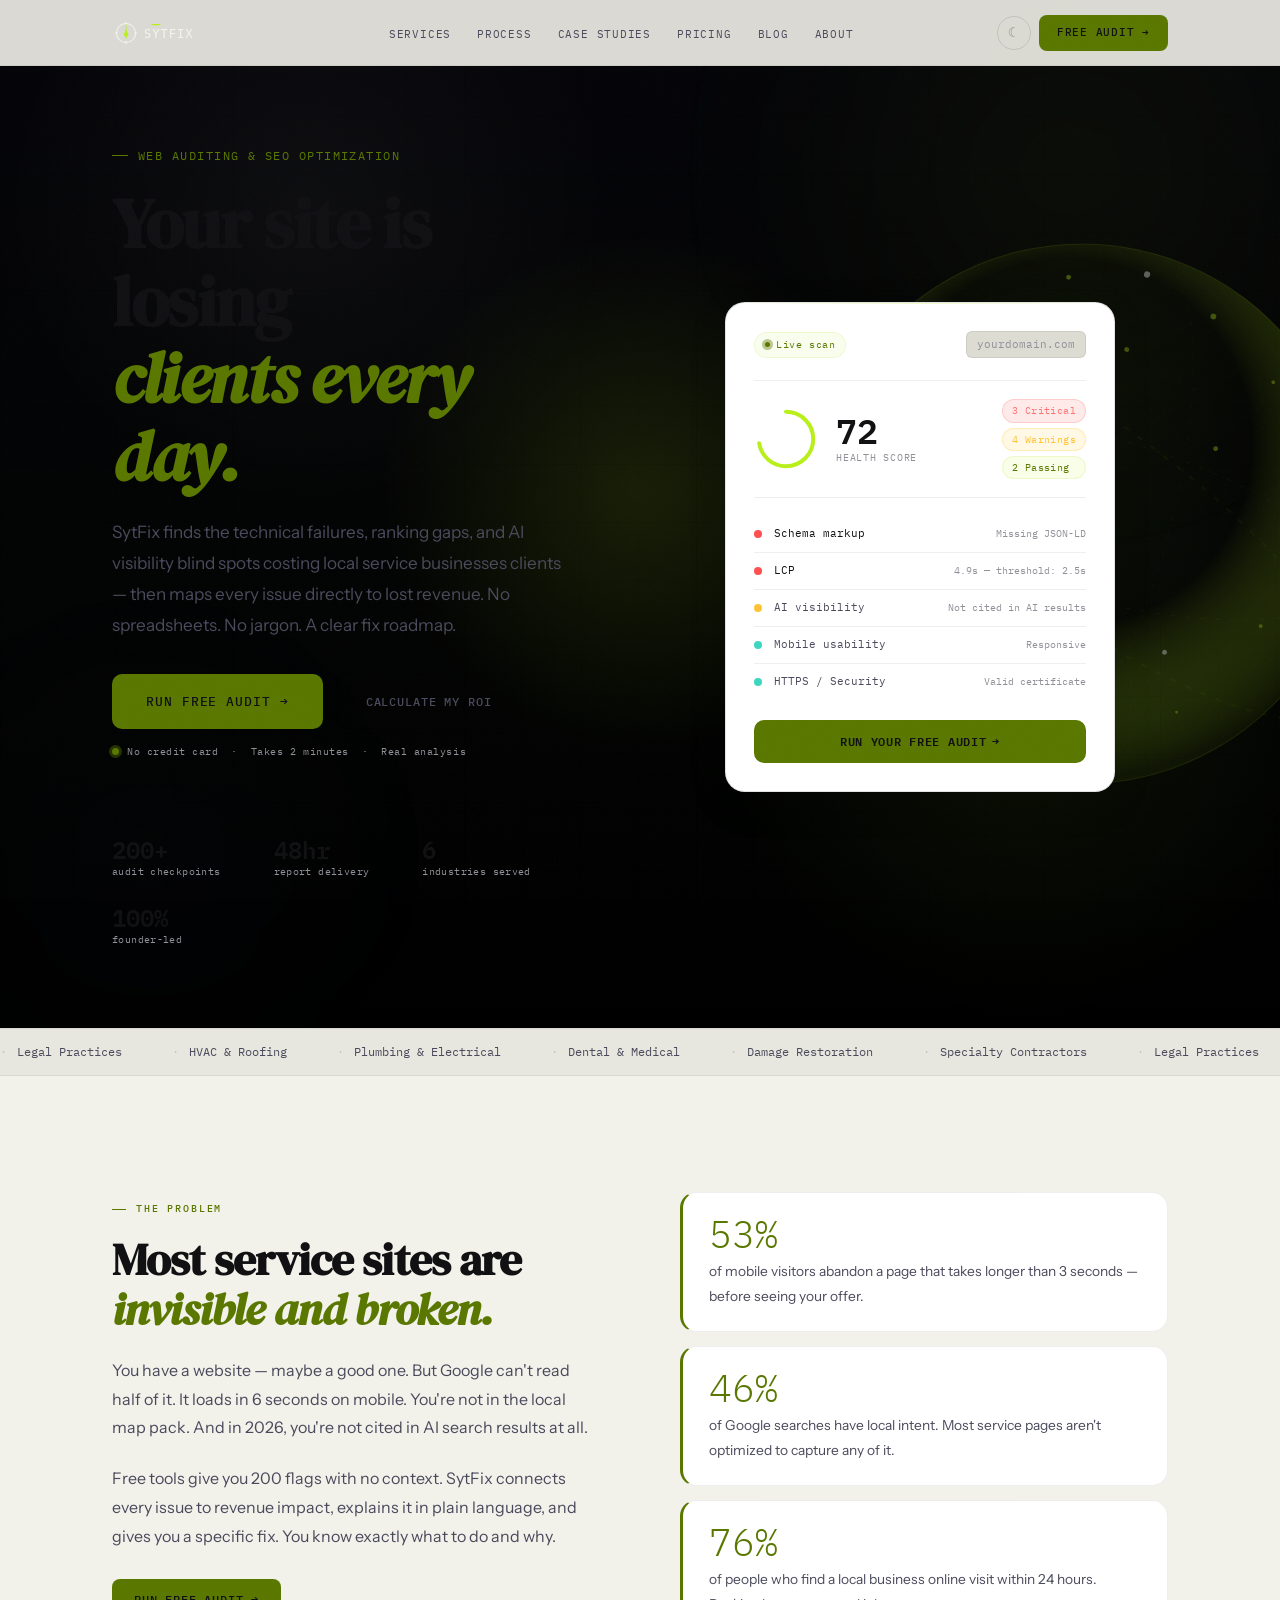
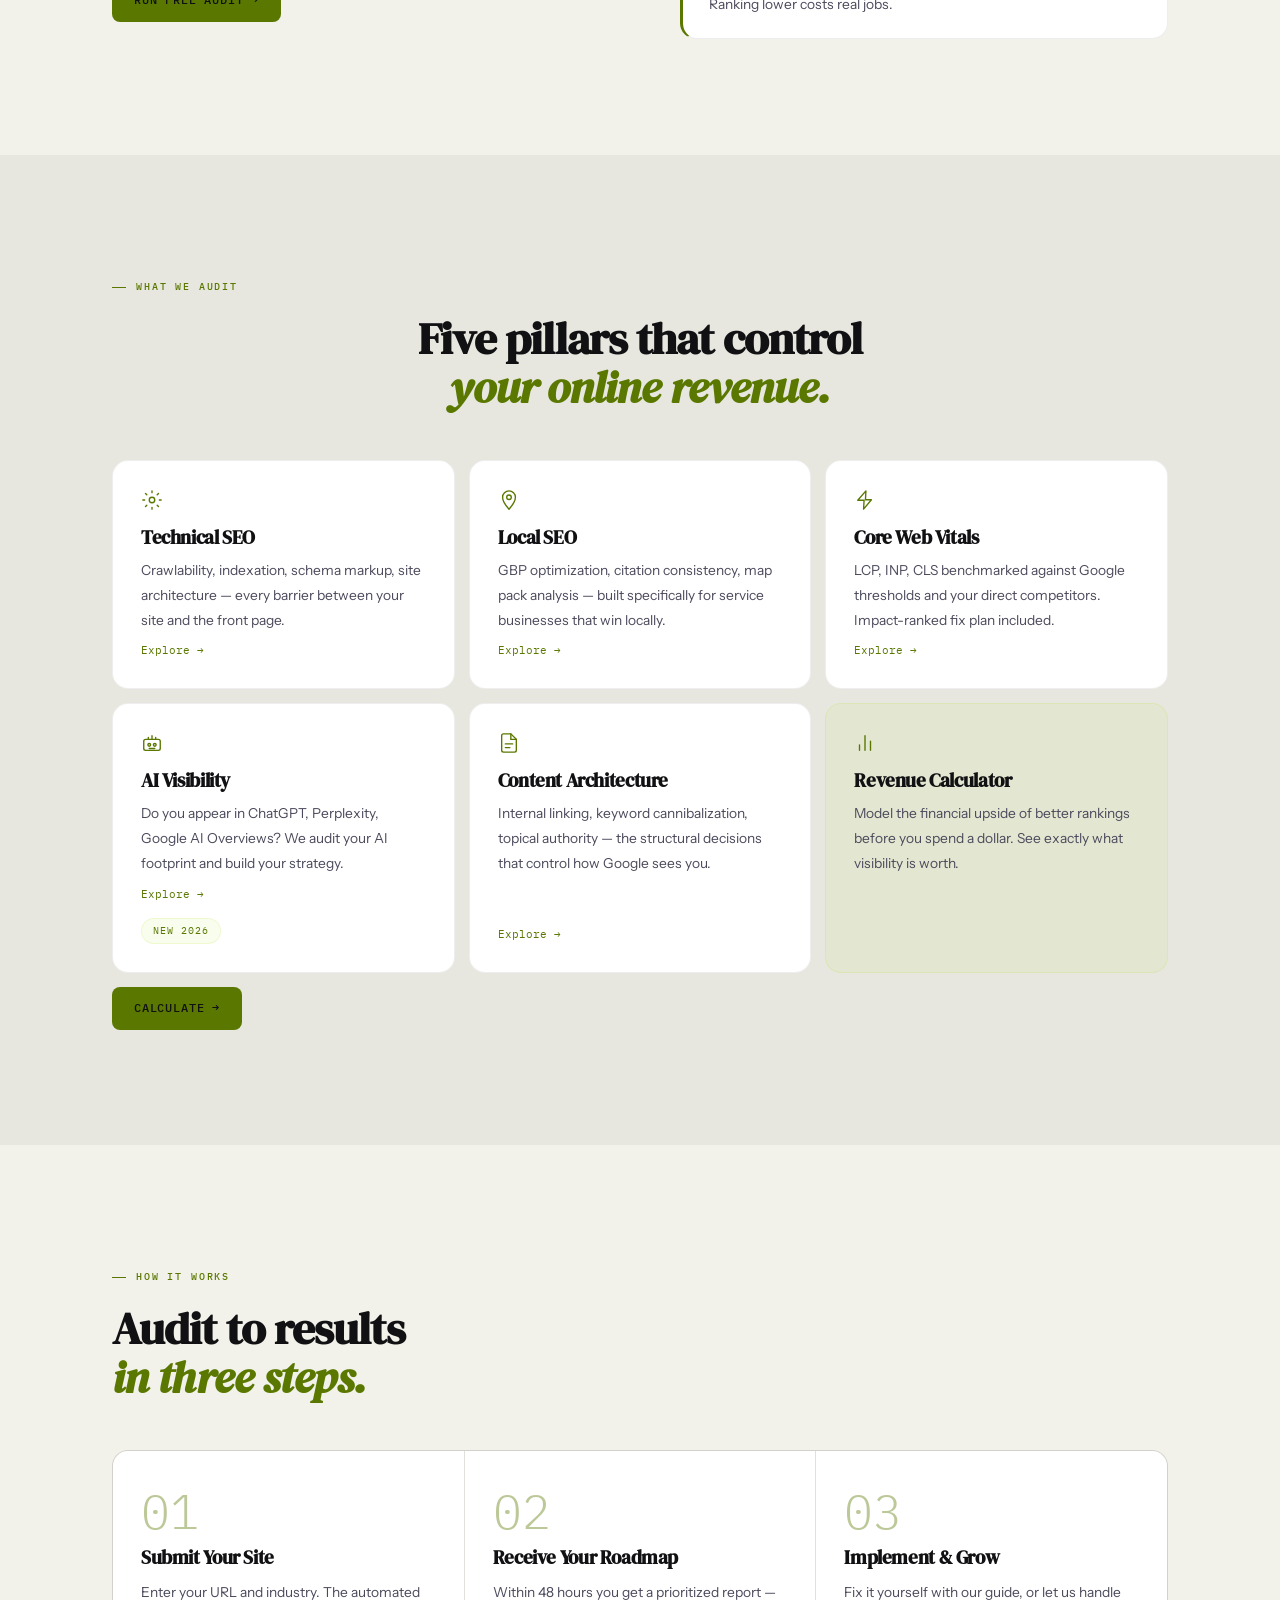
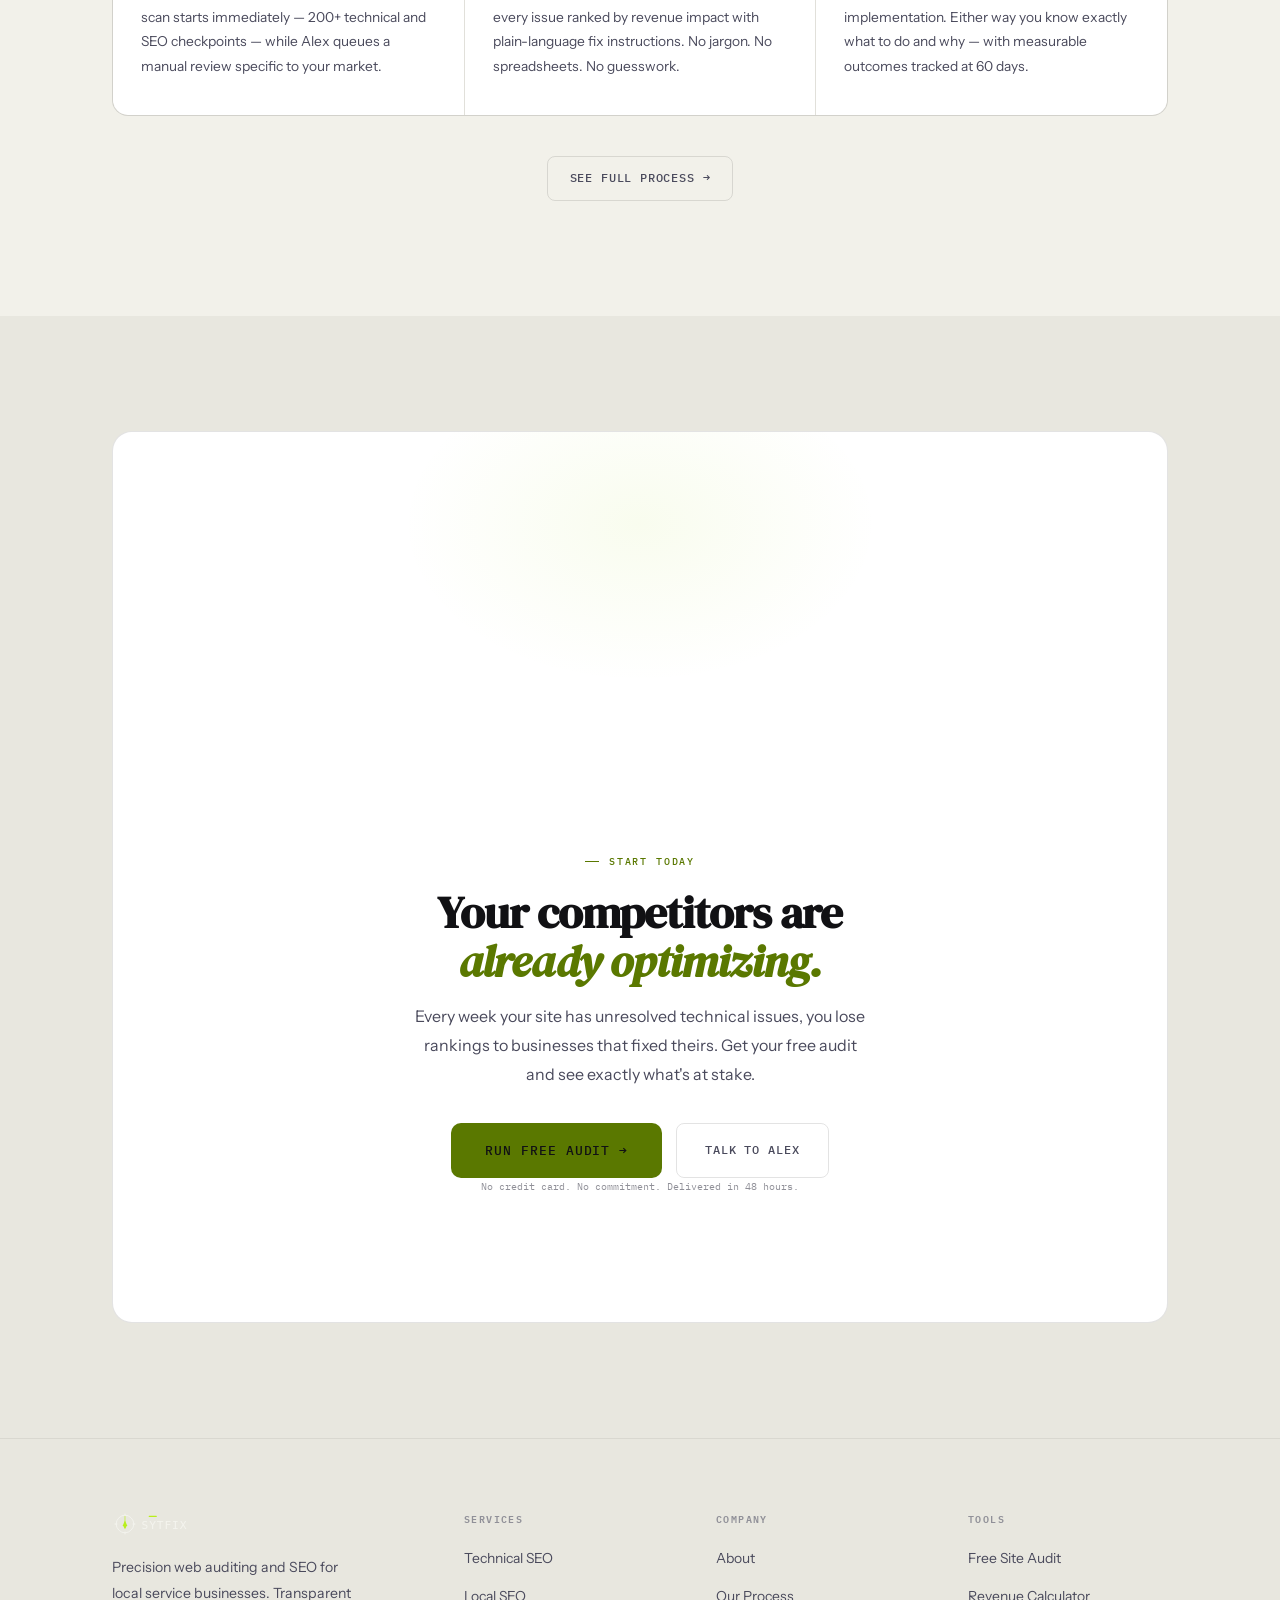
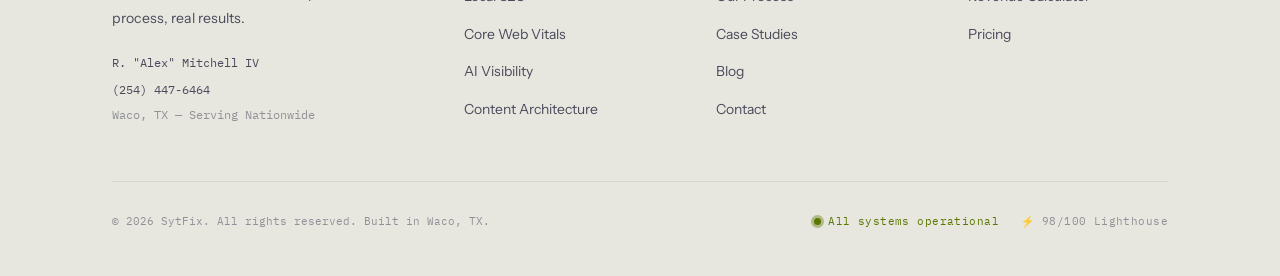
<file: index.html>
<!DOCTYPE html>
<html lang="en" data-theme="dark">
<head>
<meta charset="UTF-8">
<meta name="viewport" content="width=device-width,initial-scale=1">
<meta name="description" content="SytFix finds what's breaking your site and costing you clients. Precision web audits and local SEO for service businesses.">
<meta property="og:title" content="SytFix | Precision Web Auditing & SEO">
<meta property="og:description" content="SytFix finds what's breaking your site and costing you clients. Precision web audits and local SEO for service businesses.">
<meta property="og:type" content="website">
<title>SytFix | Precision Web Auditing & SEO</title>
<link rel="canonical" href="https://sytfix.com/">
<meta property="og:url" content="https://sytfix.com/">
<meta name="twitter:card" content="summary_large_image">
<link rel="icon" href="img/icon.svg" type="image/svg+xml">
<link rel="stylesheet" href="css/main.css?v=20260510">

<script type="application/ld+json">
{
  "@context": "https://schema.org",
  "@type": "ProfessionalService",
  "name": "SytFix",
  "url": "https://sytfix.com/",
  "logo": "https://sytfix.com/img/logo.svg",
  "image": "https://sytfix.com/img/logo.svg",
  "email": "alex@sytfix.com",
  "telephone": "+1-254-447-6464",
  "founder": {"@type":"Person","name":"R. Alex Mitchell IV"},
  "areaServed": [{"@type":"City","name":"Waco"},{"@type":"Country","name":"United States"}],
  "address": {"@type":"PostalAddress","addressLocality":"Waco","addressRegion":"TX","addressCountry":"US"},
  "priceRange": "$$",
  "sameAs": [],
  "knowsAbout": ["Technical SEO", "Core Web Vitals", "Local SEO", "AI search visibility", "Schema markup", "Website audits"],
  "hasOfferCatalog": {
    "@type": "OfferCatalog",
    "name": "SytFix Audit Services",
    "itemListElement": [
      {"@type":"Offer","itemOffered":{"@type":"Service","name":"Technical SEO Audit"}},
      {"@type":"Offer","itemOffered":{"@type":"Service","name":"Local SEO Audit"}},
      {"@type":"Offer","itemOffered":{"@type":"Service","name":"Core Web Vitals Optimization"}},
      {"@type":"Offer","itemOffered":{"@type":"Service","name":"AI Visibility Audit"}}
    ]
  }
}
</script>
</head>
<body>
<div id="sf-loader" aria-hidden="true">
  <svg class="ld-svg" viewBox="75 215 185 175" xmlns="http://www.w3.org/2000/svg">
    <g transform="translate(0,600) scale(0.1,-0.1)">
      <path class="ld-arc" fill="#F4F4EE" d="M1510 3680 l0 -40 45 0 45 0 0 40 0 40 -45 0 -45 0 0 -40z"/>
      <path class="ld-arc" fill="#F4F4EE" d="M1335 3686 c-131 -42 -212 -92 -315 -196 -79 -78 -104 -111 -142 -185 -45 -89 -78 -183 -78 -224 0 -18 6 -21 39 -21 37 0 39 2 46 38 19 106 118 277 204 355 86 78 199 139 309 167 41 10 42 12 42 50 0 48 -5 49 -105 16z"/>
      <path class="ld-arc" fill="#F4F4EE" d="M1682 3669 c3 -41 3 -42 57 -56 139 -35 300 -153 384 -281 47 -71 91 -172 102 -234 7 -37 8 -38 50 -38 l43 0 -13 58 c-62 263 -260 477 -527 568 -97 33 -100 32 -96 -17z"/>
      <rect class="ld-tick" fill="#F4F4EE" x="780" y="2820" width="45" height="40"/>
      <rect class="ld-tick" fill="#F4F4EE" x="2240" y="2821" width="45" height="39"/>
      <rect class="ld-tick" fill="#F4F4EE" x="1510" y="3840" width="45" height="40"/>
      <rect class="ld-tick" fill="#F4F4EE" x="1514" y="2186" width="42" height="46"/>
      <path class="ld-bob" fill="#B8EF1B" d="M1540 3266 l0 -296 -30 0 c-29 0 -30 -2 -30 -44 0 -39 -4 -46 -40 -71 l-40 -28 0 -128 0 -128 76 -108 c41 -59 78 -109 82 -110 4 -1 42 50 85 114 l77 116 0 121 0 121 -45 30 c-41 28 -45 33 -45 73 0 38 -2 42 -25 42 l-25 0 -2 292 c-3 270 -4 293 -20 296 -17 3 -18 -16 -18 -292z"/>
    </g>
  </svg>
  <p class="ld-name">SytFix</p>
  <p class="ld-tag">Web Auditing &amp; SEO</p>
</div>
<div id="sf-bar"></div>
<nav class="nav" role="navigation" aria-label="Main navigation">
  <div class="nav-bg"></div>
  <div class="nav-in">
    <a href="index.html" class="nav-logo" aria-label="SytFix home">
      <img src="img/logo.svg" alt="SytFix" class="nav-logo-img">
    </a>
    <ul class="nav-links" role="list">
      <li><a href="services.html" class="">Services</a></li>
      <li><a href="process.html" class="">Process</a></li>
      <li><a href="case-studies.html" class="">Case Studies</a></li>
      <li><a href="pricing.html" class="">Pricing</a></li>
      <li><a href="blog.html" class="">Blog</a></li>
      <li><a href="about.html" class="">About</a></li>
    </ul>
    <div class="nav-cta">
      <button class="theme-btn" aria-label="Toggle theme">☀</button>
      <a href="audit.html" class="btn btn-p btn-sm">Free Audit →</a>
      <button class="burger" aria-label="Open menu" aria-expanded="false">
        <span></span><span></span><span></span>
      </button>
    </div>
  </div>
</nav>
<div class="nav-mob" role="menu">
  <a href="services.html">Services</a>
  <a href="process.html">Process</a>
  <a href="case-studies.html">Case Studies</a>
  <a href="pricing.html">Pricing</a>
  <a href="blog.html">Blog</a>
  <a href="about.html">About</a>
  <a href="contact.html">Contact</a>
  <div class="mob-cta">
    <a href="audit.html" class="btn btn-p btn-lg" style="width:100%;justify-content:center">Run Free Audit →</a>
  </div>
</div>

<section class="hero hero--globe" aria-label="Hero">
  <div class="hero-globe-wrap" aria-hidden="true">
    <svg class="hero-globe-svg" xmlns="http://www.w3.org/2000/svg" viewBox="-220 -220 440 440">
      <defs>
        <filter id="gGlow" x="-80%" y="-80%" width="260%" height="260%">
          <feGaussianBlur stdDeviation="2.5" result="blur"/>
          <feMerge><feMergeNode in="blur"/><feMergeNode in="SourceGraphic"/></feMerge>
        </filter>
        <radialGradient id="gOrb" cx="44%" cy="38%" r="62%">
          <stop offset="0%" stop-color="#141a0e" stop-opacity="0.97"/>
          <stop offset="55%" stop-color="#080a05" stop-opacity="0.99"/>
          <stop offset="100%" stop-color="#B8EF1B" stop-opacity="0.1"/>
        </radialGradient>
      </defs>
      <g id="gRotate">
        <animateTransform attributeName="transform" type="rotate" from="0 0 0" to="360 0 0" dur="90s" repeatCount="indefinite"/>
        <circle r="198" fill="url(#gOrb)" stroke="rgba(184,239,27,0.18)" stroke-width="0.8"/>
        <circle r="204" fill="none" stroke="rgba(184,239,27,0.07)" stroke-width="0.4" stroke-dasharray="2 9"/>
        <ellipse rx="198" ry="60" fill="none" stroke="rgba(184,239,27,0.12)" stroke-width="0.5" stroke-dasharray="3 8"/>
        <ellipse rx="198" ry="115" fill="none" stroke="rgba(184,239,27,0.09)" stroke-width="0.4" stroke-dasharray="2 11"/>
        <ellipse rx="198" ry="160" fill="none" stroke="rgba(184,239,27,0.08)" stroke-width="0.4" stroke-dasharray="2 13"/>
        <ellipse rx="65" ry="198" fill="none" stroke="rgba(184,239,27,0.09)" stroke-width="0.4" stroke-dasharray="3 9"/>
        <ellipse rx="130" ry="198" fill="none" stroke="rgba(184,239,27,0.08)" stroke-width="0.4" stroke-dasharray="2 11"/>
        <g id="gNodes"></g>
      </g>
      <ellipse rx="238" ry="70" fill="none" stroke="rgba(184,239,27,0.15)" stroke-width="0.7" stroke-dasharray="4 8" filter="url(#gGlow)">
        <animateTransform attributeName="transform" type="rotate" from="0" to="360" dur="38s" repeatCount="indefinite"/>
      </ellipse>
      <ellipse rx="228" ry="90" fill="none" stroke="rgba(244,244,238,0.06)" stroke-width="0.5" stroke-dasharray="2 7">
        <animateTransform attributeName="transform" type="rotate" from="20" to="380" dur="55s" repeatCount="indefinite"/>
      </ellipse>
      <g id="gRoutes" filter="url(#gGlow)"></g>
    </svg>
  </div>
  <div class="hero-grid" aria-hidden="true"></div>
  <div class="hero-blobs" aria-hidden="true"><div class="blob blob1"></div><div class="blob blob2"></div></div>
  <div class="wrap">
    <div class="hero-inner">
      <div class="hero-content">
        <div class="hero-kicker reveal">Web Auditing &amp; SEO Optimization</div>
        <h1 class="reveal d1">Your site is losing<br><em data-scramble data-text="clients every day.">clients every day.</em></h1>
        <p class="hero-body reveal d2">SytFix finds the technical failures, ranking gaps, and AI visibility blind spots costing local service businesses clients — then maps every issue directly to lost revenue. No spreadsheets. No jargon. A clear fix roadmap.</p>
        <div class="hero-ctas reveal d3">
          <a href="audit.html" class="btn btn-p btn-xl">Run Free Audit →</a>
          <a href="calculator.html" class="btn btn-g btn-lg">Calculate My ROI</a>
        </div>
        <div class="hero-nudge reveal d3"><span class="dot-live"></span>No credit card &nbsp;·&nbsp; Takes 2 minutes &nbsp;·&nbsp; Real analysis</div>
        <div class="hero-stats reveal d4">
          <div class="stat-item">
            <span class="stat-n" data-counter data-target="200" data-suffix="+">200+</span>
            <span class="stat-l">audit checkpoints</span>
          </div>
          <div class="stat-sep" aria-hidden="true"></div>
          <div class="stat-item"><span class="stat-n">48hr</span><span class="stat-l">report delivery</span></div>
          <div class="stat-sep" aria-hidden="true"></div>
          <div class="stat-item"><span class="stat-n">6</span><span class="stat-l">industries served</span></div>
          <div class="stat-sep" aria-hidden="true"></div>
          <div class="stat-item">
            <span class="stat-n" data-counter data-target="100" data-suffix="%">100%</span>
            <span class="stat-l">founder-led</span>
          </div>
        </div>
      </div>
      <div class="hero-visual">
        <div class="scan-card" aria-label="Example audit readout">
          <div class="sc-header">
            <span class="sc-chip"><span class="dot-live" style="width:5px;height:5px"></span>Live scan</span>
            <span class="sc-domain">yourdomain.com</span>
          </div>
          <div class="sc-score-row">
            <svg class="sc-ring-svg" viewBox="0 0 80 80" aria-hidden="true">
              <circle cx="40" cy="40" r="34" fill="none" stroke="rgba(255,255,255,.07)" stroke-width="5"/>
              <circle cx="40" cy="40" r="34" fill="none" stroke="#B8EF1B" stroke-width="5"
                stroke-linecap="round" stroke-dasharray="213.6" stroke-dashoffset="59"
                transform="rotate(-90 40 40)"/>
            </svg>
            <div class="sc-score-info">
              <span class="sc-score-val">72</span>
              <span class="sc-score-lbl">Health Score</span>
            </div>
            <div class="sc-pills">
              <span class="sc-pill sc-pill--c">3 Critical</span>
              <span class="sc-pill sc-pill--w">4 Warnings</span>
              <span class="sc-pill sc-pill--p">2 Passing</span>
            </div>
          </div>
          <div class="sc-checks">
            <div class="sc-row sc-row--fail">
              <span class="sc-indicator sc-indicator--fail"></span>
              <span class="sc-check-name">Schema markup</span>
              <span class="sc-check-note">Missing JSON-LD</span>
            </div>
            <div class="sc-row sc-row--fail">
              <span class="sc-indicator sc-indicator--fail"></span>
              <span class="sc-check-name">LCP</span>
              <span class="sc-check-note">4.9s — threshold: 2.5s</span>
            </div>
            <div class="sc-row sc-row--warn">
              <span class="sc-indicator sc-indicator--warn"></span>
              <span class="sc-check-name">AI visibility</span>
              <span class="sc-check-note">Not cited in AI results</span>
            </div>
            <div class="sc-row sc-row--pass">
              <span class="sc-indicator sc-indicator--pass"></span>
              <span class="sc-check-name">Mobile usability</span>
              <span class="sc-check-note">Responsive</span>
            </div>
            <div class="sc-row sc-row--pass">
              <span class="sc-indicator sc-indicator--pass"></span>
              <span class="sc-check-name">HTTPS / Security</span>
              <span class="sc-check-note">Valid certificate</span>
            </div>
          </div>
          <a href="audit.html" class="sc-cta">Run your free audit <span aria-hidden="true">→</span></a>
        </div>
      </div>
    </div>
  </div>
</section>

<div class="trust-bar" aria-label="Industries served">
  <div class="trust-track" aria-hidden="true">
    <div class="trust-set">
      <span class="trust-item">Legal Practices</span><span class="trust-item">HVAC &amp; Roofing</span>
      <span class="trust-item">Plumbing &amp; Electrical</span><span class="trust-item">Dental &amp; Medical</span>
      <span class="trust-item">Damage Restoration</span><span class="trust-item">Specialty Contractors</span>
    </div>
    <div class="trust-set" aria-hidden="true">
      <span class="trust-item">Legal Practices</span><span class="trust-item">HVAC &amp; Roofing</span>
      <span class="trust-item">Plumbing &amp; Electrical</span><span class="trust-item">Dental &amp; Medical</span>
      <span class="trust-item">Damage Restoration</span><span class="trust-item">Specialty Contractors</span>
    </div>
  </div>
</div>

<section class="section">
  <div class="wrap">
    <div class="problem-grid">
      <div>
        <div class="eyebrow reveal">The Problem</div>
        <h2 class="reveal d1">Most service sites are<br><em>invisible and broken.</em></h2>
        <p class="reveal d2" style="margin:22px 0">You have a website — maybe a good one. But Google can't read half of it. It loads in 6 seconds on mobile. You're not in the local map pack. And in 2026, you're not cited in AI search results at all.</p>
        <p class="reveal d2">Free tools give you 200 flags with no context. SytFix connects every issue to revenue impact, explains it in plain language, and gives you a specific fix. You know exactly what to do and why.</p>
        <a href="audit.html" class="btn btn-p" style="margin-top:28px" class="reveal d3">Run Free Audit →</a>
      </div>
      <div class="prob-stats">
        <div class="stat-card reveal"><span class="stat-big" data-counter data-target="53" data-suffix="%">53%</span><p>of mobile visitors abandon a page that takes longer than 3 seconds — before seeing your offer.</p></div>
        <div class="stat-card reveal d1"><span class="stat-big" data-counter data-target="46" data-suffix="%">46%</span><p>of Google searches have local intent. Most service pages aren't optimized to capture any of it.</p></div>
        <div class="stat-card reveal d2"><span class="stat-big" data-counter data-target="76" data-suffix="%">76%</span><p>of people who find a local business online visit within 24 hours. Ranking lower costs real jobs.</p></div>
      </div>
    </div>
  </div>
</section>

<section class="section section-alt">
  <div class="wrap">
    <div class="eyebrow reveal" style="justify-content:center">What We Audit</div>
    <h2 class="reveal d1" style="text-align:center;max-width:540px;margin:0 auto 48px">Five pillars that control<br><em>your online revenue.</em></h2>
    <div class="svc-grid">
      <a href="services.html#technical" class="svc-card reveal"><div class="svc-icon"><svg class="svc-icon-svg" viewBox="0 0 24 24" fill="none" stroke="currentColor" stroke-width="1.5" stroke-linecap="round"><circle cx="12" cy="12" r="3"/><path d="M12 2v2m0 16v2M4.93 4.93l1.41 1.41m11.32 11.32 1.41 1.41M2 12h2m16 0h2M4.93 19.07l1.41-1.41m11.32-11.32 1.41-1.41"/></svg></div><h3>Technical SEO</h3><p>Crawlability, indexation, schema markup, site architecture — every barrier between your site and the front page.</p><span class="svc-arrow">Explore →</span></a>
      <a href="services.html#local" class="svc-card reveal d1"><div class="svc-icon"><svg class="svc-icon-svg" viewBox="0 0 24 24" fill="none" stroke="currentColor" stroke-width="1.5" stroke-linecap="round"><path d="M12 2C8.13 2 5 5.13 5 9c0 5.25 7 13 7 13s7-7.75 7-13c0-3.87-3.13-7-7-7z"/><circle cx="12" cy="9" r="2.5"/></svg></div><h3>Local SEO</h3><p>GBP optimization, citation consistency, map pack analysis — built specifically for service businesses that win locally.</p><span class="svc-arrow">Explore →</span></a>
      <a href="services.html#cwv" class="svc-card reveal d2"><div class="svc-icon"><svg class="svc-icon-svg" viewBox="0 0 24 24" fill="none" stroke="currentColor" stroke-width="1.5" stroke-linecap="round" stroke-linejoin="round"><path d="M13 2 4.09 12.26H11L10.45 22 19 11.74H12.5L13 2z"/></svg></div><h3>Core Web Vitals</h3><p>LCP, INP, CLS benchmarked against Google thresholds and your direct competitors. Impact-ranked fix plan included.</p><span class="svc-arrow">Explore →</span></a>
      <a href="services.html#ai" class="svc-card reveal d1"><div class="svc-icon"><svg class="svc-icon-svg" viewBox="0 0 24 24" fill="none" stroke="currentColor" stroke-width="1.5" stroke-linecap="round"><rect x="3" y="8" width="18" height="12" rx="2"/><path d="M12 8V4m-4 4V6m8 2V6"/><circle cx="9" cy="14" r="1.5"/><circle cx="15" cy="14" r="1.5"/><path d="M9 18h6"/></svg></div><h3>AI Visibility</h3><p>Do you appear in ChatGPT, Perplexity, Google AI Overviews? We audit your AI footprint and build your strategy.</p><span class="svc-arrow">Explore →</span><span class="tag" style="margin-top:4px;width:fit-content">New 2026</span></a>
      <a href="services.html#content" class="svc-card reveal d2"><div class="svc-icon"><svg class="svc-icon-svg" viewBox="0 0 24 24" fill="none" stroke="currentColor" stroke-width="1.5" stroke-linecap="round"><path d="M14 2H6a2 2 0 0 0-2 2v16a2 2 0 0 0 2 2h12a2 2 0 0 0 2-2V8z"/><path d="M14 2v6h6M8 13h8M8 17h5"/></svg></div><h3>Content Architecture</h3><p>Internal linking, keyword cannibalization, topical authority — the structural decisions that control how Google sees you.</p><span class="svc-arrow">Explore →</span></a>
      <a href="calculator.html" class="svc-card svc-card-cta reveal d3"><div class="svc-icon"><svg class="svc-icon-svg" viewBox="0 0 24 24" fill="none" stroke="currentColor" stroke-width="1.5" stroke-linecap="round"><path d="M18 20V10M12 20V4M6 20v-6"/></svg></div><h3>Revenue Calculator</h3><p>Model the financial upside of better rankings before you spend a dollar. See exactly what visibility is worth.</p><a href="calculator.html" class="btn btn-p" style="margin-top:auto;width:fit-content">Calculate →</a></a>
    </div>
  </div>
</section>

<section class="section">
  <div class="wrap">
    <div class="eyebrow reveal">How It Works</div>
    <h2 class="reveal d1" style="margin-bottom:48px">Audit to results<br><em>in three steps.</em></h2>
    <div class="proc-grid">
      <div class="proc-step reveal"><div class="proc-n">01</div><h3>Submit Your Site</h3><p>Enter your URL and industry. The automated scan starts immediately — 200+ technical and SEO checkpoints — while Alex queues a manual review specific to your market.</p></div>
      <div class="proc-step reveal d1"><div class="proc-n">02</div><h3>Receive Your Roadmap</h3><p>Within 48 hours you get a prioritized report — every issue ranked by revenue impact with plain-language fix instructions. No jargon. No spreadsheets. No guesswork.</p></div>
      <div class="proc-step reveal d2"><div class="proc-n">03</div><h3>Implement &amp; Grow</h3><p>Fix it yourself with our guide, or let us handle implementation. Either way you know exactly what to do and why — with measurable outcomes tracked at 60 days.</p></div>
    </div>
    <div style="text-align:center;margin-top:40px"><a href="process.html" class="btn btn-g reveal">See Full Process →</a></div>
  </div>
</section>

<section class="section section-alt">
  <div class="wrap">
    <div class="cta-block reveal">
      <div class="cta-glow" aria-hidden="true"></div>
      <div class="eyebrow" style="justify-content:center">Start Today</div>
      <h2>Your competitors are<br><em>already optimizing.</em></h2>
      <p>Every week your site has unresolved technical issues, you lose rankings to businesses that fixed theirs. Get your free audit and see exactly what's at stake.</p>
      <div class="cta-btns">
        <a href="audit.html" class="btn btn-p btn-xl">Run Free Audit →</a>
        <a href="contact.html" class="btn btn-g btn-lg">Talk to Alex</a>
      </div>
      <p class="cta-fine">No credit card. No commitment. Delivered in 48 hours.</p>
    </div>
  </div>
</section>
<footer class="footer">
  <div class="wrap">
    <div class="footer-grid">
      <div>
        <img src="img/logo.svg" alt="SytFix" class="footer-logo">
        <p class="footer-tagline">Precision web auditing and SEO for local service businesses. Transparent process, real results.</p>
        <div class="footer-contact">
          <span>R. "Alex" Mitchell IV</span>
          <a href="tel:2544476464">(254) 447-6464</a>
          <span style="font-size:.72rem;color:var(--t3)">Waco, TX — Serving Nationwide</span>
        </div>
      </div>
      <div class="footer-col">
        <h5>Services</h5>
        <ul>
          <li><a href="services.html#technical">Technical SEO</a></li>
          <li><a href="services.html#local">Local SEO</a></li>
          <li><a href="services.html#cwv">Core Web Vitals</a></li>
          <li><a href="services.html#ai">AI Visibility</a></li>
          <li><a href="services.html#content">Content Architecture</a></li>
        </ul>
      </div>
      <div class="footer-col">
        <h5>Company</h5>
        <ul>
          <li><a href="about.html">About</a></li>
          <li><a href="process.html">Our Process</a></li>
          <li><a href="case-studies.html">Case Studies</a></li>
          <li><a href="blog.html">Blog</a></li>
          <li><a href="contact.html">Contact</a></li>
        </ul>
      </div>
      <div class="footer-col">
        <h5>Tools</h5>
        <ul>
          <li><a href="audit.html">Free Site Audit</a></li>
          <li><a href="calculator.html">Revenue Calculator</a></li>
          <li><a href="pricing.html">Pricing</a></li>
        </ul>
      </div>
    </div>
    <div class="footer-bottom">
      <p class="footer-copy">© 2026 SytFix. All rights reserved. Built in Waco, TX.</p>
      <div class="footer-badges">
        <span class="footer-badge footer-badge-live"><span class="dot-live"></span> All systems operational</span>
        <span class="footer-badge">⚡ 98/100 Lighthouse</span>
      </div>
    </div>
  </div>
</footer>
<script src="js/app.js?v=20260510"></script>
</body>
</html>
</file>
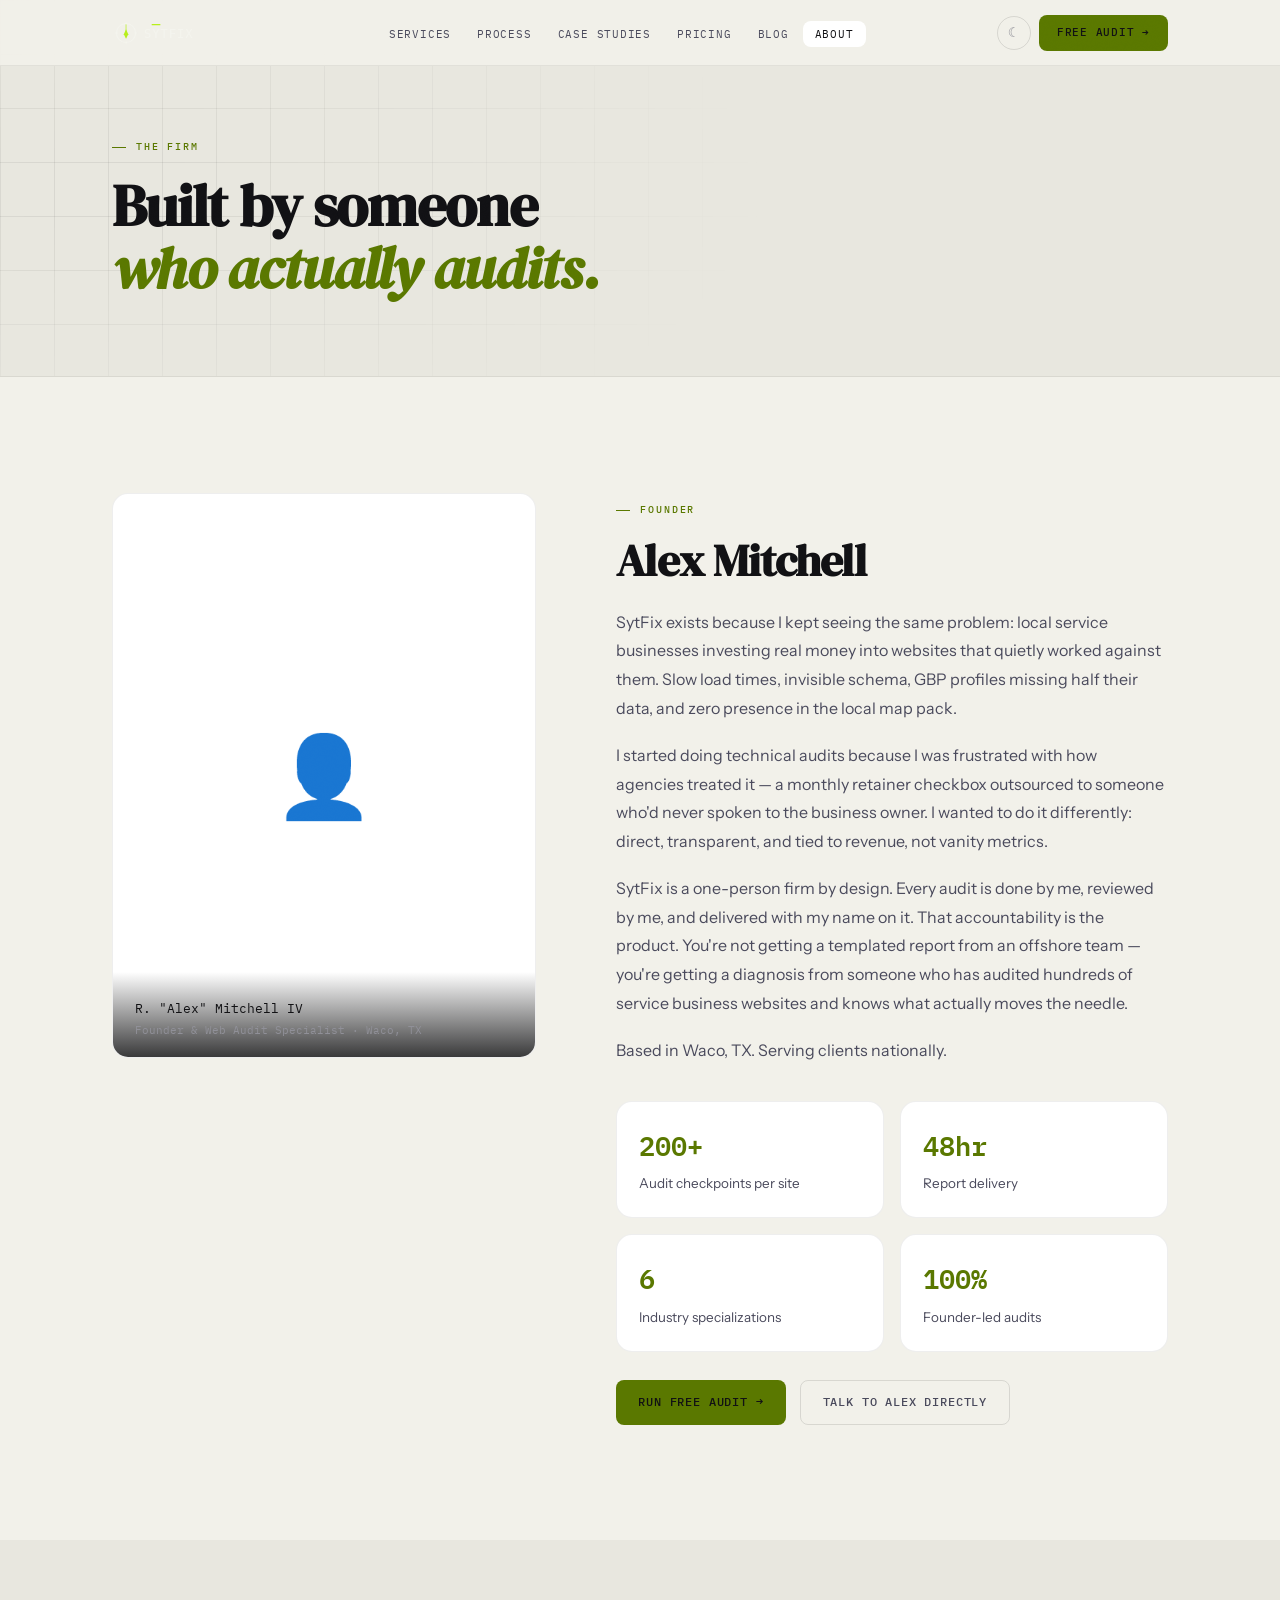
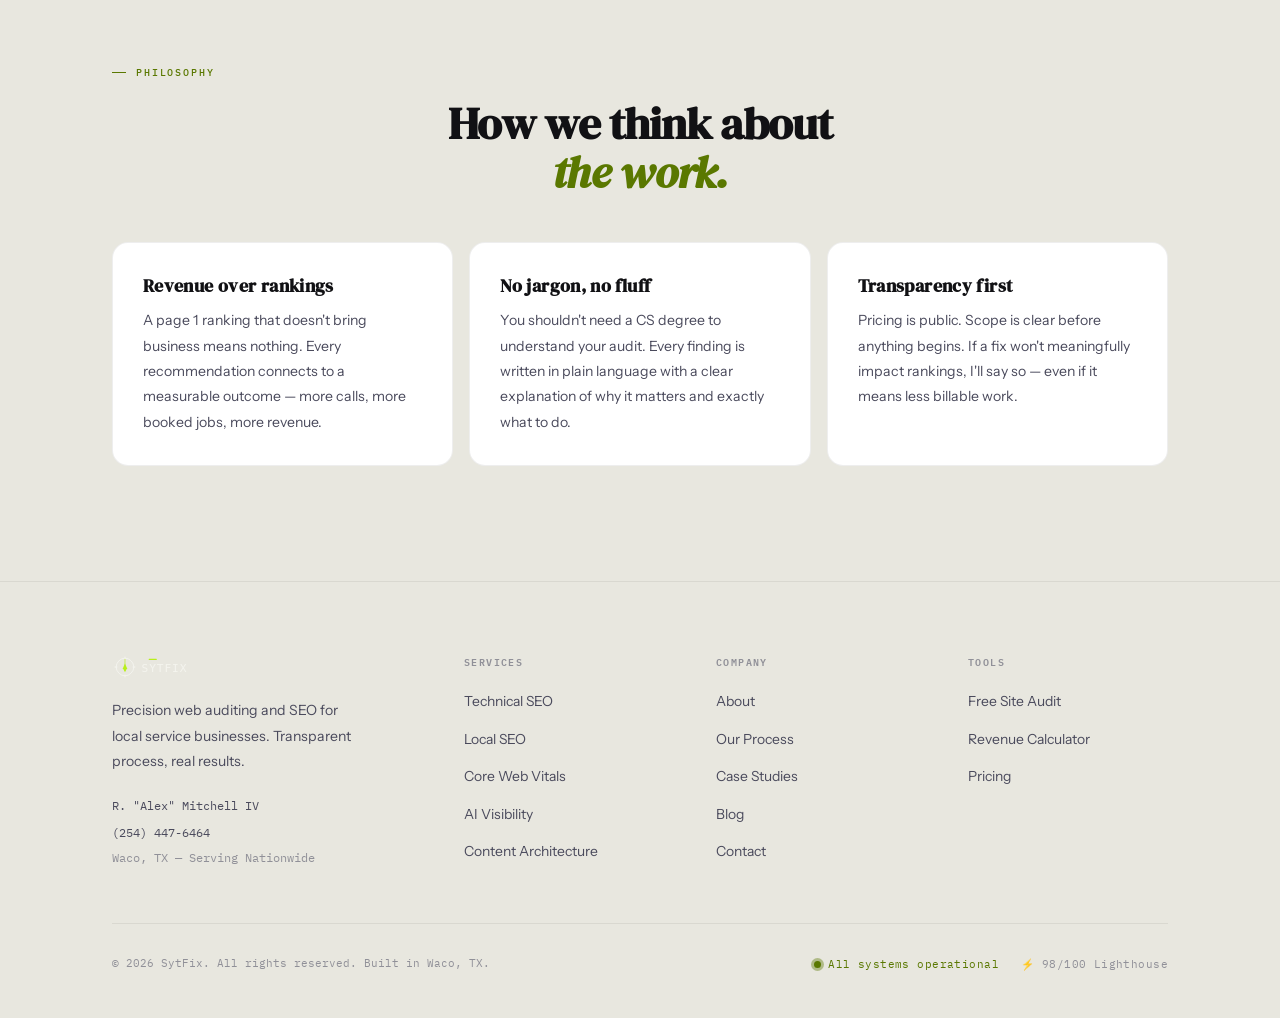
<file: about.html>
<!DOCTYPE html>
<html lang="en" data-theme="dark">
<head>
<meta charset="UTF-8">
<meta name="viewport" content="width=device-width,initial-scale=1">
<meta name="description" content="About SytFix and founder Alex Mitchell — precision web auditing for local service businesses from Waco, TX.">
<meta property="og:title" content="About | SytFix">
<meta property="og:description" content="About SytFix and founder Alex Mitchell — precision web auditing for local service businesses from Waco, TX.">
<meta property="og:type" content="website">
<title>About | SytFix</title>
<link rel="canonical" href="https://sytfix.com/about.html">
<meta property="og:url" content="https://sytfix.com/about.html">
<meta name="twitter:card" content="summary_large_image">
<link rel="icon" href="img/icon.svg" type="image/svg+xml">
<link rel="stylesheet" href="css/main.css">

<script type="application/ld+json">
{
  "@context": "https://schema.org",
  "@type": "ProfessionalService",
  "name": "SytFix",
  "url": "https://sytfix.com/",
  "logo": "https://sytfix.com/img/logo.svg",
  "image": "https://sytfix.com/img/logo.svg",
  "email": "alex@sytfix.com",
  "telephone": "+1-254-447-6464",
  "founder": {"@type":"Person","name":"R. Alex Mitchell IV"},
  "areaServed": [{"@type":"City","name":"Waco"},{"@type":"Country","name":"United States"}],
  "address": {"@type":"PostalAddress","addressLocality":"Waco","addressRegion":"TX","addressCountry":"US"},
  "priceRange": "$$",
  "sameAs": [],
  "knowsAbout": ["Technical SEO", "Core Web Vitals", "Local SEO", "AI search visibility", "Schema markup", "Website audits"],
  "hasOfferCatalog": {
    "@type": "OfferCatalog",
    "name": "SytFix Audit Services",
    "itemListElement": [
      {"@type":"Offer","itemOffered":{"@type":"Service","name":"Technical SEO Audit"}},
      {"@type":"Offer","itemOffered":{"@type":"Service","name":"Local SEO Audit"}},
      {"@type":"Offer","itemOffered":{"@type":"Service","name":"Core Web Vitals Optimization"}},
      {"@type":"Offer","itemOffered":{"@type":"Service","name":"AI Visibility Audit"}}
    ]
  }
}
</script>
</head>
<body>
<div id="sf-loader" aria-hidden="true">
  <svg class="ld-svg" viewBox="75 215 185 175" xmlns="http://www.w3.org/2000/svg">
    <g transform="translate(0,600) scale(0.1,-0.1)">
      <path class="ld-arc" fill="#F4F4EE" d="M1510 3680 l0 -40 45 0 45 0 0 40 0 40 -45 0 -45 0 0 -40z"/>
      <path class="ld-arc" fill="#F4F4EE" d="M1335 3686 c-131 -42 -212 -92 -315 -196 -79 -78 -104 -111 -142 -185 -45 -89 -78 -183 -78 -224 0 -18 6 -21 39 -21 37 0 39 2 46 38 19 106 118 277 204 355 86 78 199 139 309 167 41 10 42 12 42 50 0 48 -5 49 -105 16z"/>
      <path class="ld-arc" fill="#F4F4EE" d="M1682 3669 c3 -41 3 -42 57 -56 139 -35 300 -153 384 -281 47 -71 91 -172 102 -234 7 -37 8 -38 50 -38 l43 0 -13 58 c-62 263 -260 477 -527 568 -97 33 -100 32 -96 -17z"/>
      <rect class="ld-tick" fill="#F4F4EE" x="780" y="2820" width="45" height="40"/>
      <rect class="ld-tick" fill="#F4F4EE" x="2240" y="2821" width="45" height="39"/>
      <rect class="ld-tick" fill="#F4F4EE" x="1510" y="3840" width="45" height="40"/>
      <rect class="ld-tick" fill="#F4F4EE" x="1514" y="2186" width="42" height="46"/>
      <path class="ld-bob" fill="#B8EF1B" d="M1540 3266 l0 -296 -30 0 c-29 0 -30 -2 -30 -44 0 -39 -4 -46 -40 -71 l-40 -28 0 -128 0 -128 76 -108 c41 -59 78 -109 82 -110 4 -1 42 50 85 114 l77 116 0 121 0 121 -45 30 c-41 28 -45 33 -45 73 0 38 -2 42 -25 42 l-25 0 -2 292 c-3 270 -4 293 -20 296 -17 3 -18 -16 -18 -292z"/>
    </g>
  </svg>
  <p class="ld-name">SytFix</p>
  <p class="ld-tag">Web Auditing &amp; SEO</p>
</div>
<div id="sf-bar"></div>
<nav class="nav" role="navigation" aria-label="Main navigation">
  <div class="nav-bg"></div>
  <div class="nav-in">
    <a href="index.html" class="nav-logo" aria-label="SytFix home">
      <img src="img/logo.svg" alt="SytFix" class="nav-logo-img">
    </a>
    <ul class="nav-links" role="list">
      <li><a href="services.html" class="">Services</a></li>
      <li><a href="process.html" class="">Process</a></li>
      <li><a href="case-studies.html" class="">Case Studies</a></li>
      <li><a href="pricing.html" class="">Pricing</a></li>
      <li><a href="blog.html" class="">Blog</a></li>
      <li><a href="about.html" class="active">About</a></li>
    </ul>
    <div class="nav-cta">
      <button class="theme-btn" aria-label="Toggle theme">☀</button>
      <a href="audit.html" class="btn btn-p btn-sm">Free Audit →</a>
      <button class="burger" aria-label="Open menu" aria-expanded="false">
        <span></span><span></span><span></span>
      </button>
    </div>
  </div>
</nav>
<div class="nav-mob" role="menu">
  <a href="services.html">Services</a>
  <a href="process.html">Process</a>
  <a href="case-studies.html">Case Studies</a>
  <a href="pricing.html">Pricing</a>
  <a href="blog.html">Blog</a>
  <a href="about.html">About</a>
  <a href="contact.html">Contact</a>
  <div class="mob-cta">
    <a href="audit.html" class="btn btn-p btn-lg" style="width:100%;justify-content:center">Run Free Audit →</a>
  </div>
</div>

<header class="ph">
  <div class="wrap">
    <div class="eyebrow reveal">The Firm</div>
    <h1 class="reveal d1">Built by someone<br><em>who actually audits.</em></h1>
  </div>
</header>
<section class="section">
  <div class="wrap">
    <div class="about-grid">
      <div class="about-photo reveal">
        <span style="position:relative;z-index:1;font-size:5rem">👤</span>
        <div class="about-cap">
          <div class="about-cap-name">R. "Alex" Mitchell IV</div>
          <div class="about-cap-role">Founder &amp; Web Audit Specialist · Waco, TX</div>
        </div>
      </div>
      <div>
        <div class="eyebrow reveal">Founder</div>
        <h2 class="reveal d1" style="margin-bottom:22px">Alex Mitchell</h2>
        <div class="reveal d2">
          <p style="margin-bottom:18px">SytFix exists because I kept seeing the same problem: local service businesses investing real money into websites that quietly worked against them. Slow load times, invisible schema, GBP profiles missing half their data, and zero presence in the local map pack.</p>
          <p style="margin-bottom:18px">I started doing technical audits because I was frustrated with how agencies treated it — a monthly retainer checkbox outsourced to someone who'd never spoken to the business owner. I wanted to do it differently: direct, transparent, and tied to revenue, not vanity metrics.</p>
          <p style="margin-bottom:18px">SytFix is a one-person firm by design. Every audit is done by me, reviewed by me, and delivered with my name on it. That accountability is the product. You're not getting a templated report from an offshore team — you're getting a diagnosis from someone who has audited hundreds of service business websites and knows what actually moves the needle.</p>
          <p>Based in Waco, TX. Serving clients nationally.</p>
        </div>
        <div style="display:grid;grid-template-columns:1fr 1fr;gap:16px;margin-top:36px" class="reveal d3">
          <div class="card" style="padding:22px"><div style="font-family:var(--mono);font-size:1.7rem;font-weight:600;color:var(--lime)">200+</div><p style="font-size:.84rem;margin-top:4px">Audit checkpoints per site</p></div>
          <div class="card" style="padding:22px"><div style="font-family:var(--mono);font-size:1.7rem;font-weight:600;color:var(--lime)">48hr</div><p style="font-size:.84rem;margin-top:4px">Report delivery</p></div>
          <div class="card" style="padding:22px"><div style="font-family:var(--mono);font-size:1.7rem;font-weight:600;color:var(--lime)">6</div><p style="font-size:.84rem;margin-top:4px">Industry specializations</p></div>
          <div class="card" style="padding:22px"><div style="font-family:var(--mono);font-size:1.7rem;font-weight:600;color:var(--lime)">100%</div><p style="font-size:.84rem;margin-top:4px">Founder-led audits</p></div>
        </div>
        <div style="margin-top:28px;display:flex;gap:14px;flex-wrap:wrap" class="reveal d4">
          <a href="audit.html" class="btn btn-p">Run Free Audit →</a>
          <a href="contact.html" class="btn btn-g">Talk to Alex Directly</a>
        </div>
      </div>
    </div>
  </div>
</section>
<section class="section section-alt">
  <div class="wrap">
    <div class="eyebrow reveal" style="justify-content:center">Philosophy</div>
    <h2 class="reveal d1" style="text-align:center;margin-bottom:44px">How we think about<br><em>the work.</em></h2>
    <div class="phil-grid">
      <div class="card reveal"><h4 style="font-family:var(--serif);font-size:1.15rem;margin-bottom:10px">Revenue over rankings</h4><p style="font-size:.88rem">A page 1 ranking that doesn't bring business means nothing. Every recommendation connects to a measurable outcome — more calls, more booked jobs, more revenue.</p></div>
      <div class="card reveal d1"><h4 style="font-family:var(--serif);font-size:1.15rem;margin-bottom:10px">No jargon, no fluff</h4><p style="font-size:.88rem">You shouldn't need a CS degree to understand your audit. Every finding is written in plain language with a clear explanation of why it matters and exactly what to do.</p></div>
      <div class="card reveal d2"><h4 style="font-family:var(--serif);font-size:1.15rem;margin-bottom:10px">Transparency first</h4><p style="font-size:.88rem">Pricing is public. Scope is clear before anything begins. If a fix won't meaningfully impact rankings, I'll say so — even if it means less billable work.</p></div>
    </div>
  </div>
</section>
<footer class="footer">
  <div class="wrap">
    <div class="footer-grid">
      <div>
        <img src="img/logo.svg" alt="SytFix" class="footer-logo">
        <p class="footer-tagline">Precision web auditing and SEO for local service businesses. Transparent process, real results.</p>
        <div class="footer-contact">
          <span>R. "Alex" Mitchell IV</span>
          <a href="tel:2544476464">(254) 447-6464</a>
          <span style="font-size:.72rem;color:var(--t3)">Waco, TX — Serving Nationwide</span>
        </div>
      </div>
      <div class="footer-col">
        <h5>Services</h5>
        <ul>
          <li><a href="services.html#technical">Technical SEO</a></li>
          <li><a href="services.html#local">Local SEO</a></li>
          <li><a href="services.html#cwv">Core Web Vitals</a></li>
          <li><a href="services.html#ai">AI Visibility</a></li>
          <li><a href="services.html#content">Content Architecture</a></li>
        </ul>
      </div>
      <div class="footer-col">
        <h5>Company</h5>
        <ul>
          <li><a href="about.html">About</a></li>
          <li><a href="process.html">Our Process</a></li>
          <li><a href="case-studies.html">Case Studies</a></li>
          <li><a href="blog.html">Blog</a></li>
          <li><a href="contact.html">Contact</a></li>
        </ul>
      </div>
      <div class="footer-col">
        <h5>Tools</h5>
        <ul>
          <li><a href="audit.html">Free Site Audit</a></li>
          <li><a href="calculator.html">Revenue Calculator</a></li>
          <li><a href="pricing.html">Pricing</a></li>
        </ul>
      </div>
    </div>
    <div class="footer-bottom">
      <p class="footer-copy">© 2026 SytFix. All rights reserved. Built in Waco, TX.</p>
      <div class="footer-badges">
        <span class="footer-badge footer-badge-live"><span class="dot-live"></span> All systems operational</span>
        <span class="footer-badge">⚡ 98/100 Lighthouse</span>
      </div>
    </div>
  </div>
</footer>
<script src="js/app.js"></script>
</body>
</html>
</file>
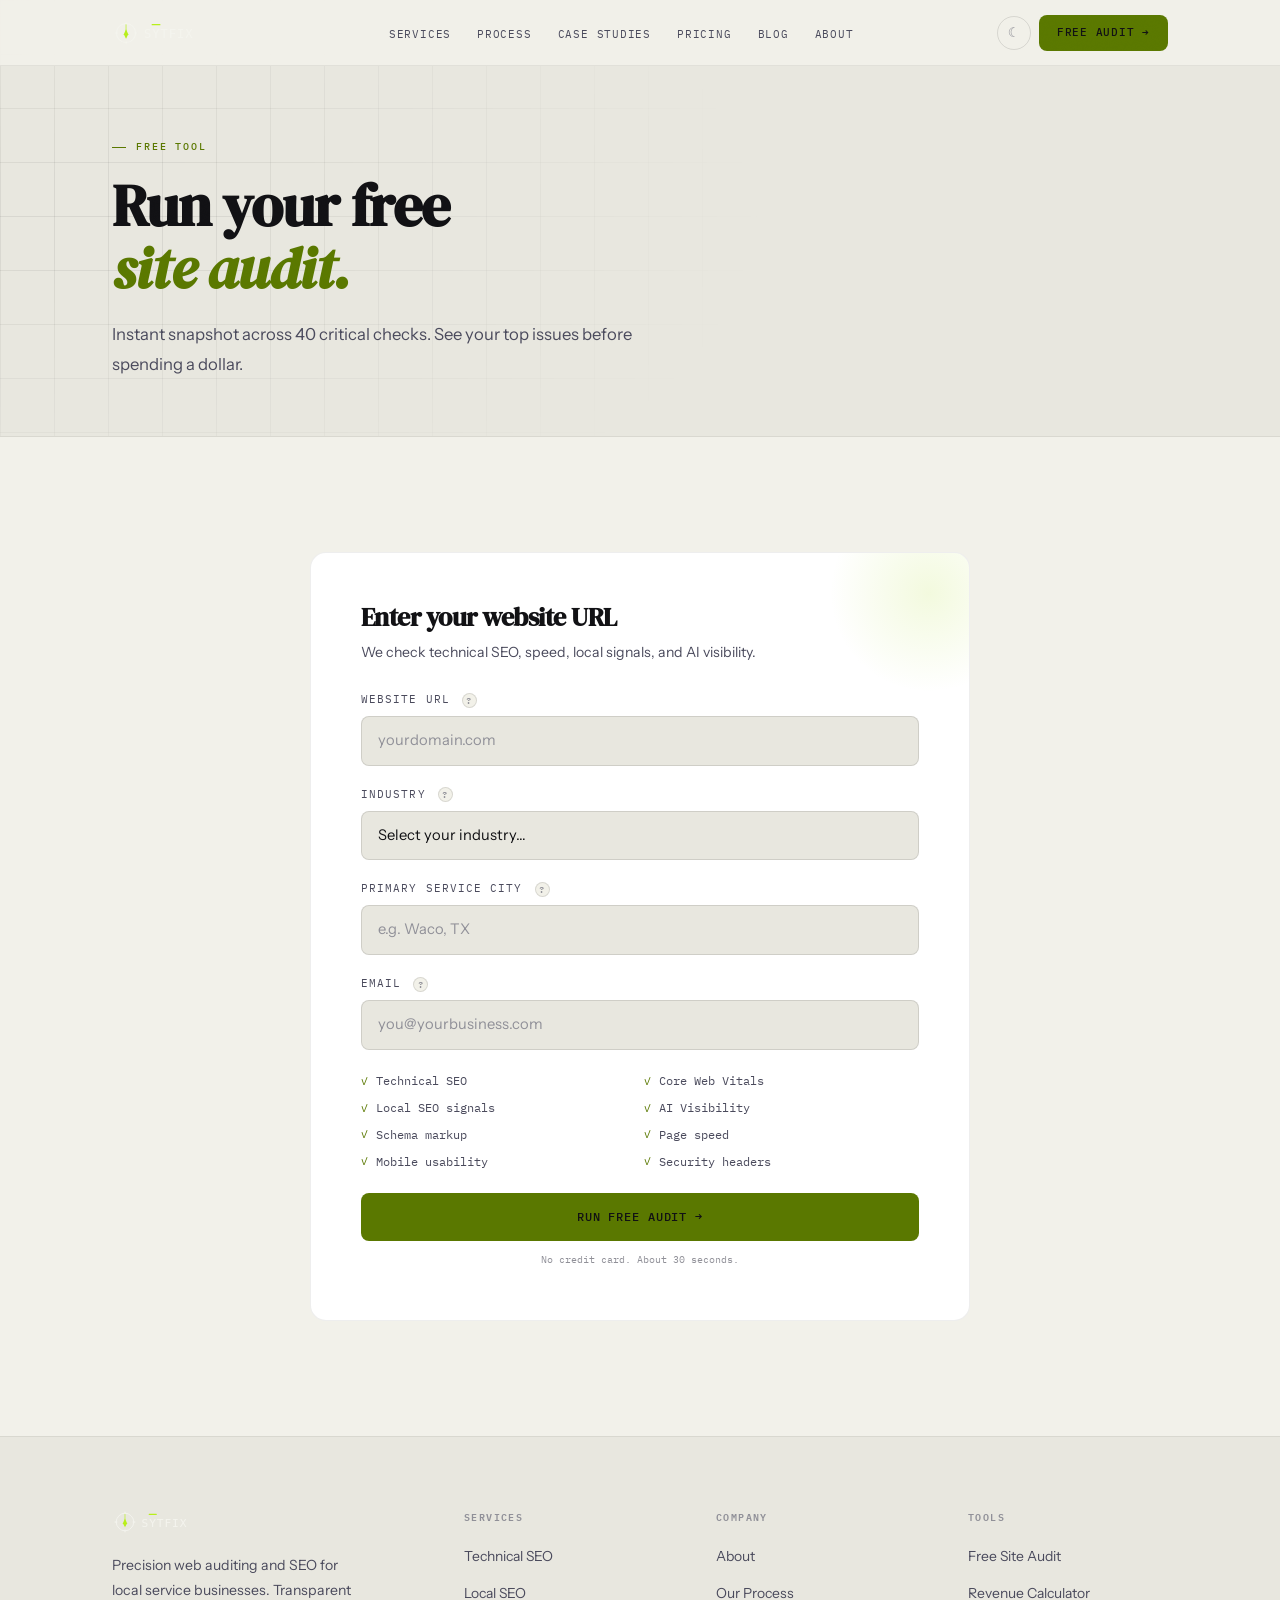
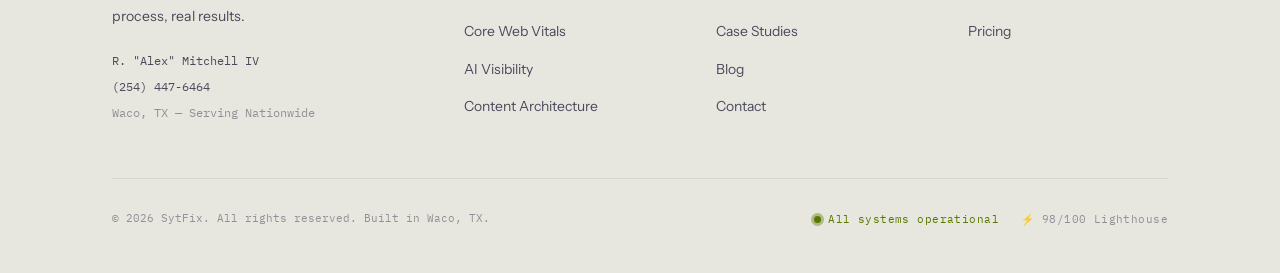
<file: audit.html>
<!DOCTYPE html>
<html lang="en" data-theme="dark">
<head>
<meta charset="UTF-8">
<meta name="viewport" content="width=device-width,initial-scale=1">
<meta name="description" content="Run a free website audit with SytFix. Get an instant snapshot of your technical SEO, speed, and local visibility issues.">
<meta property="og:title" content="Free Site Audit | SytFix">
<meta property="og:description" content="Run a free website audit with SytFix. Get an instant snapshot of your technical SEO, speed, and local visibility issues.">
<meta property="og:type" content="website">
<title>Free Site Audit | SytFix</title>
<link rel="canonical" href="https://sytfix.com/audit.html">
<meta property="og:url" content="https://sytfix.com/audit.html">
<meta name="twitter:card" content="summary_large_image">
<link rel="icon" href="img/icon.svg" type="image/svg+xml">
<link rel="stylesheet" href="css/main.css?v=20260510">

<script type="application/ld+json">
{
  "@context": "https://schema.org",
  "@type": "ProfessionalService",
  "name": "SytFix",
  "url": "https://sytfix.com/",
  "logo": "https://sytfix.com/img/logo.svg",
  "image": "https://sytfix.com/img/logo.svg",
  "email": "alex@sytfix.com",
  "telephone": "+1-254-447-6464",
  "founder": {"@type":"Person","name":"R. Alex Mitchell IV"},
  "areaServed": [{"@type":"City","name":"Waco"},{"@type":"Country","name":"United States"}],
  "address": {"@type":"PostalAddress","addressLocality":"Waco","addressRegion":"TX","addressCountry":"US"},
  "priceRange": "$$",
  "sameAs": [],
  "knowsAbout": ["Technical SEO", "Core Web Vitals", "Local SEO", "AI search visibility", "Schema markup", "Website audits"],
  "hasOfferCatalog": {
    "@type": "OfferCatalog",
    "name": "SytFix Audit Services",
    "itemListElement": [
      {"@type":"Offer","itemOffered":{"@type":"Service","name":"Technical SEO Audit"}},
      {"@type":"Offer","itemOffered":{"@type":"Service","name":"Local SEO Audit"}},
      {"@type":"Offer","itemOffered":{"@type":"Service","name":"Core Web Vitals Optimization"}},
      {"@type":"Offer","itemOffered":{"@type":"Service","name":"AI Visibility Audit"}}
    ]
  }
}
</script>
</head>
<body>
<div id="sf-loader" aria-hidden="true">
  <svg class="ld-svg" viewBox="75 215 185 175" xmlns="http://www.w3.org/2000/svg">
    <g transform="translate(0,600) scale(0.1,-0.1)">
      <path class="ld-arc" fill="#F4F4EE" d="M1510 3680 l0 -40 45 0 45 0 0 40 0 40 -45 0 -45 0 0 -40z"/>
      <path class="ld-arc" fill="#F4F4EE" d="M1335 3686 c-131 -42 -212 -92 -315 -196 -79 -78 -104 -111 -142 -185 -45 -89 -78 -183 -78 -224 0 -18 6 -21 39 -21 37 0 39 2 46 38 19 106 118 277 204 355 86 78 199 139 309 167 41 10 42 12 42 50 0 48 -5 49 -105 16z"/>
      <path class="ld-arc" fill="#F4F4EE" d="M1682 3669 c3 -41 3 -42 57 -56 139 -35 300 -153 384 -281 47 -71 91 -172 102 -234 7 -37 8 -38 50 -38 l43 0 -13 58 c-62 263 -260 477 -527 568 -97 33 -100 32 -96 -17z"/>
      <rect class="ld-tick" fill="#F4F4EE" x="780" y="2820" width="45" height="40"/>
      <rect class="ld-tick" fill="#F4F4EE" x="2240" y="2821" width="45" height="39"/>
      <rect class="ld-tick" fill="#F4F4EE" x="1510" y="3840" width="45" height="40"/>
      <rect class="ld-tick" fill="#F4F4EE" x="1514" y="2186" width="42" height="46"/>
      <path class="ld-bob" fill="#B8EF1B" d="M1540 3266 l0 -296 -30 0 c-29 0 -30 -2 -30 -44 0 -39 -4 -46 -40 -71 l-40 -28 0 -128 0 -128 76 -108 c41 -59 78 -109 82 -110 4 -1 42 50 85 114 l77 116 0 121 0 121 -45 30 c-41 28 -45 33 -45 73 0 38 -2 42 -25 42 l-25 0 -2 292 c-3 270 -4 293 -20 296 -17 3 -18 -16 -18 -292z"/>
    </g>
  </svg>
  <p class="ld-name">SytFix</p>
  <p class="ld-tag">Web Auditing &amp; SEO</p>
</div>
<div id="sf-bar"></div>
<nav class="nav" role="navigation" aria-label="Main navigation">
  <div class="nav-bg"></div>
  <div class="nav-in">
    <a href="index.html" class="nav-logo" aria-label="SytFix home">
      <img src="img/logo.svg" alt="SytFix" class="nav-logo-img">
    </a>
    <ul class="nav-links" role="list">
      <li><a href="services.html" class="">Services</a></li>
      <li><a href="process.html" class="">Process</a></li>
      <li><a href="case-studies.html" class="">Case Studies</a></li>
      <li><a href="pricing.html" class="">Pricing</a></li>
      <li><a href="blog.html" class="">Blog</a></li>
      <li><a href="about.html" class="">About</a></li>
    </ul>
    <div class="nav-cta">
      <button class="theme-btn" aria-label="Toggle theme">☀</button>
      <a href="audit.html" class="btn btn-p btn-sm">Free Audit →</a>
      <button class="burger" aria-label="Open menu" aria-expanded="false">
        <span></span><span></span><span></span>
      </button>
    </div>
  </div>
</nav>
<div class="nav-mob" role="menu">
  <a href="services.html">Services</a>
  <a href="process.html">Process</a>
  <a href="case-studies.html">Case Studies</a>
  <a href="pricing.html">Pricing</a>
  <a href="blog.html">Blog</a>
  <a href="about.html">About</a>
  <a href="contact.html">Contact</a>
  <div class="mob-cta">
    <a href="audit.html" class="btn btn-p btn-lg" style="width:100%;justify-content:center">Run Free Audit →</a>
  </div>
</div>

<header class="ph">
  <div class="wrap">
    <div class="eyebrow reveal">Free Tool</div>
    <h1 class="reveal d1">Run your free<br><em>site audit.</em></h1>
    <p class="ph-lead reveal d2">Instant snapshot across 40 critical checks. See your top issues before spending a dollar.</p>
  </div>
</header>
<section class="section">
  <div class="wrap">
    <div class="audit-wrap">
      <div class="audit-card reveal" id="audit-form">
        <h3 style="margin-bottom:8px;font-family:var(--serif)">Enter your website URL</h3>
        <p style="font-size:.88rem;margin-bottom:26px">We check technical SEO, speed, local signals, and AI visibility.</p>
        <div class="f-group"><label class="f-label" for="audit-url">Website URL <span class="tip" data-tip="Enter your full domain, e.g. yourbusiness.com — no need to add https://">?</span></label>
          <input class="f-input" type="text" id="audit-url" placeholder="yourdomain.com" autocomplete="off"></div>
        <div class="f-group"><label class="f-label" for="audit-industry">Industry <span class="tip" data-tip="Helps us benchmark your site against direct competitors in your field.">?</span></label>
          <select class="f-select" id="audit-industry">
            <option value="">Select your industry…</option>
            <option>Legal Practice</option><option>HVAC &amp; Roofing</option>
            <option>Plumbing &amp; Electrical</option><option>Dental &amp; Medical</option>
            <option>Damage Restoration</option><option>Specialty Contractor</option><option>Other</option>
          </select></div>
        <div class="f-group"><label class="f-label" for="audit-city">Primary Service City <span class="tip" data-tip="The city where most of your clients come from. Used to check your local search rankings.">?</span></label>
          <input class="f-input" type="text" id="audit-city" placeholder="e.g. Waco, TX"></div>
        <div class="f-group"><label class="f-label" for="audit-email">Email <span class="tip" data-tip="Optional. Enter your email to receive a copy of the full report — we never spam.">?</span></label>
          <input class="f-input" type="email" id="audit-email" placeholder="you@yourbusiness.com"></div>
        <div class="audit-checks">
          <div class="audit-check">Technical SEO</div><div class="audit-check">Core Web Vitals</div>
          <div class="audit-check">Local SEO signals</div><div class="audit-check">AI Visibility</div>
          <div class="audit-check">Schema markup</div><div class="audit-check">Page speed</div>
          <div class="audit-check">Mobile usability</div><div class="audit-check">Security headers</div>
        </div>
        <button class="btn btn-p btn-lg" id="audit-start" style="width:100%;justify-content:center">Run Free Audit →</button>
        <p style="text-align:center;font-family:var(--mono);font-size:.64rem;color:var(--t3);margin-top:10px">No credit card. About 30 seconds.</p>
      </div>
      <div class="audit-card" id="audit-prog" style="display:none">
        <div style="text-align:center;margin-bottom:24px">
          <div class="scan-spinner" aria-hidden="true"></div>
          <h3 style="margin:12px 0 6px;font-family:var(--serif)">Auditing your site…</h3>
          <p style="font-size:.86rem">This takes about 30 seconds.</p>
        </div>
        <div class="prog-wrap"><div class="prog-fill" id="prog-fill"></div></div>
        <div id="prog-steps">
          <div class="prog-step" data-s="0">○ Crawlability &amp; indexation</div>
          <div class="prog-step" data-s="1">○ Core Web Vitals</div>
          <div class="prog-step" data-s="2">○ Local SEO signals</div>
          <div class="prog-step" data-s="3">○ Schema markup</div>
          <div class="prog-step" data-s="4">○ AI visibility</div>
          <div class="prog-step" data-s="5">○ Generating report</div>
        </div>
      </div>
      <div class="audit-card" id="audit-result" style="display:none">
        <div style="display:flex;align-items:center;gap:22px;margin-bottom:28px;flex-wrap:wrap">
          <div><div class="res-score" id="res-score">0</div>
          <p style="font-family:var(--mono);font-size:.68rem;color:var(--t3);margin-top:3px">Health Score / 100</p></div>
          <div style="flex:1;min-width:180px">
            <p style="font-size:.9rem;margin-bottom:10px">Your site has <strong id="res-count">6 issues</strong> that may be costing you clients.</p>
            <span class="tag">Needs Attention</span>
          </div>
        </div>
        <div id="res-issues"></div>
        <div class="upsell-box">
          <h4 style="font-family:var(--serif);font-size:1.1rem;margin-bottom:8px">Get the full 200+ point report</h4>
          <p style="font-size:.88rem;margin-bottom:18px">This snapshot covers the surface. The full audit goes 5× deeper — with a prioritized roadmap and revenue impact analysis for every finding.</p>
          <div style="display:flex;gap:12px;flex-wrap:wrap">
            <a href="pricing.html" class="btn btn-p">Get Full Audit — $497 →</a>
            <a href="contact.html" class="btn btn-g">Talk to Alex</a>
          </div>
        </div>
      </div>
    </div>
  </div>
</section>
<style>@keyframes spin{to{transform:rotate(360deg)}}</style>
<footer class="footer">
  <div class="wrap">
    <div class="footer-grid">
      <div>
        <img src="img/logo.svg" alt="SytFix" class="footer-logo">
        <p class="footer-tagline">Precision web auditing and SEO for local service businesses. Transparent process, real results.</p>
        <div class="footer-contact">
          <span>R. "Alex" Mitchell IV</span>
          <a href="tel:2544476464">(254) 447-6464</a>
          <span style="font-size:.72rem;color:var(--t3)">Waco, TX — Serving Nationwide</span>
        </div>
      </div>
      <div class="footer-col">
        <h5>Services</h5>
        <ul>
          <li><a href="services.html#technical">Technical SEO</a></li>
          <li><a href="services.html#local">Local SEO</a></li>
          <li><a href="services.html#cwv">Core Web Vitals</a></li>
          <li><a href="services.html#ai">AI Visibility</a></li>
          <li><a href="services.html#content">Content Architecture</a></li>
        </ul>
      </div>
      <div class="footer-col">
        <h5>Company</h5>
        <ul>
          <li><a href="about.html">About</a></li>
          <li><a href="process.html">Our Process</a></li>
          <li><a href="case-studies.html">Case Studies</a></li>
          <li><a href="blog.html">Blog</a></li>
          <li><a href="contact.html">Contact</a></li>
        </ul>
      </div>
      <div class="footer-col">
        <h5>Tools</h5>
        <ul>
          <li><a href="audit.html">Free Site Audit</a></li>
          <li><a href="calculator.html">Revenue Calculator</a></li>
          <li><a href="pricing.html">Pricing</a></li>
        </ul>
      </div>
    </div>
    <div class="footer-bottom">
      <p class="footer-copy">© 2026 SytFix. All rights reserved. Built in Waco, TX.</p>
      <div class="footer-badges">
        <span class="footer-badge footer-badge-live"><span class="dot-live"></span> All systems operational</span>
        <span class="footer-badge">⚡ 98/100 Lighthouse</span>
      </div>
    </div>
  </div>
</footer>
<script src="js/app.js?v=20260510"></script>
</body>
</html>
</file>
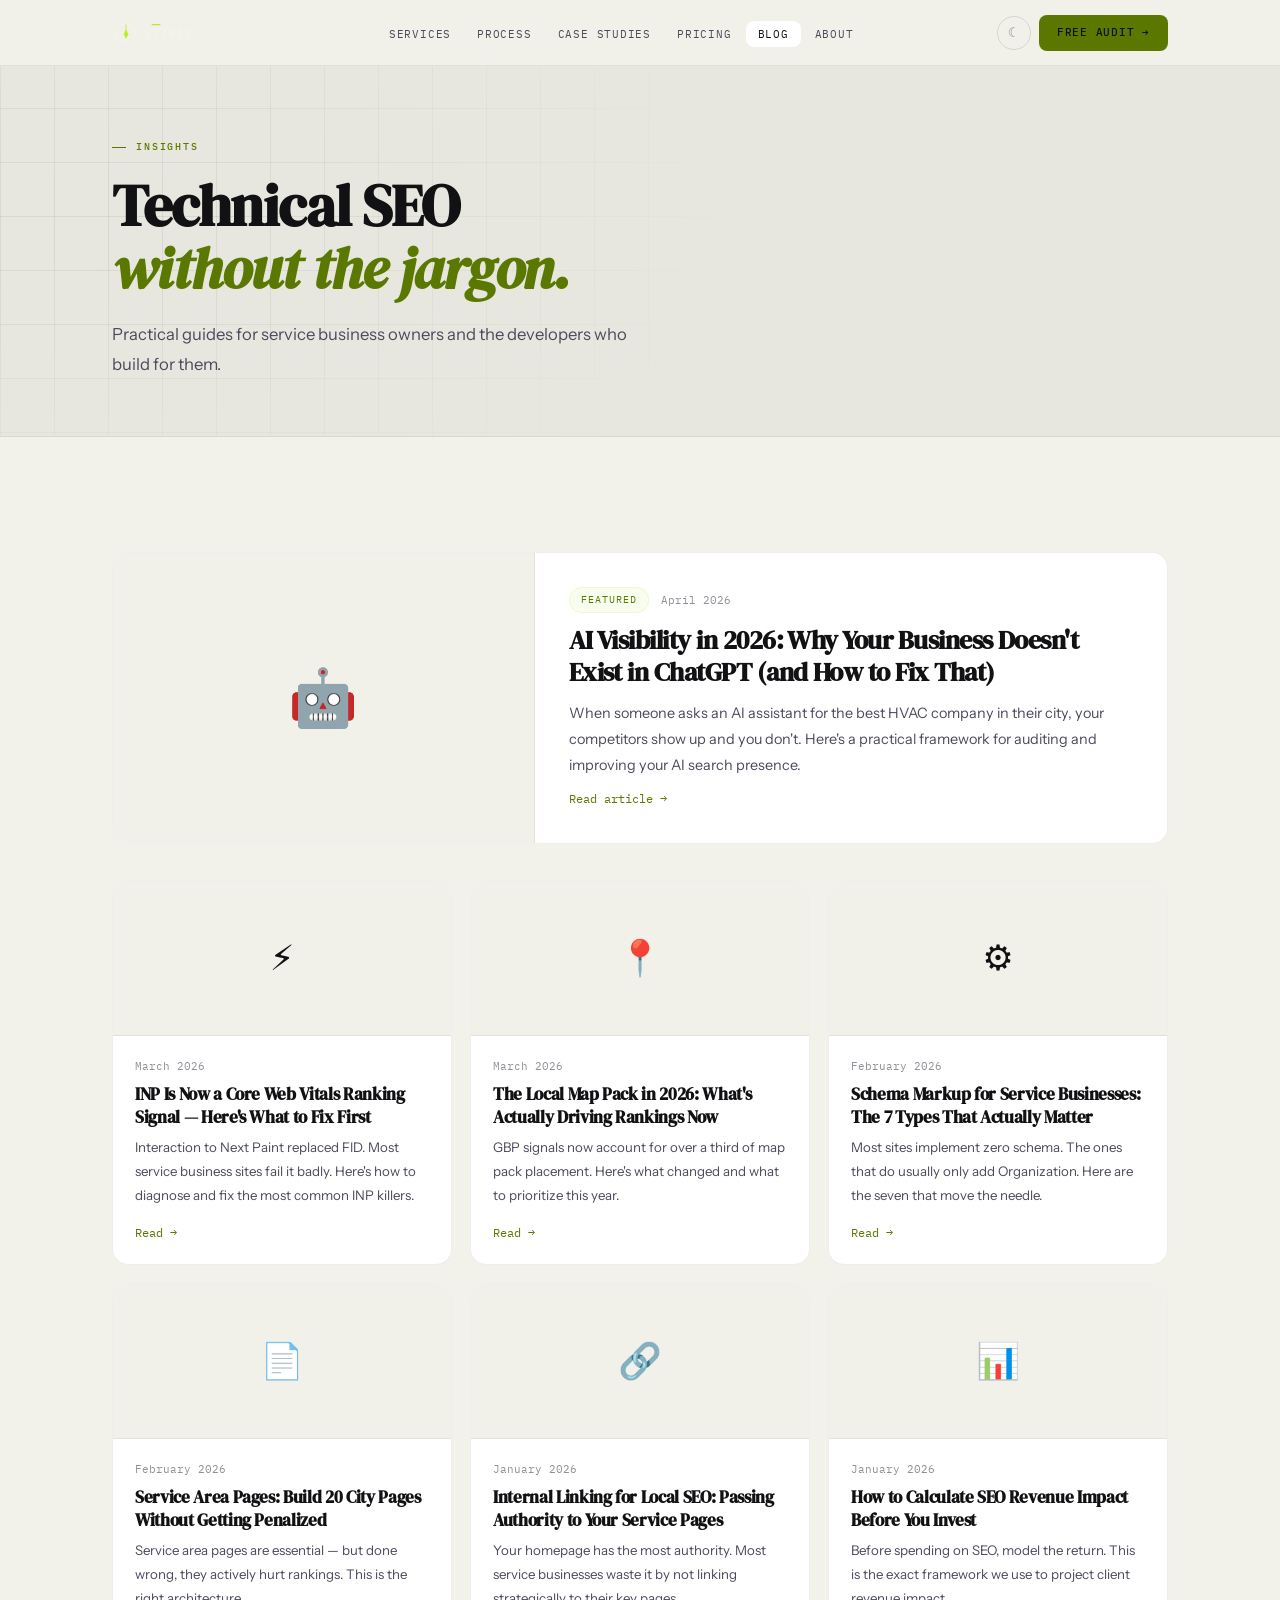
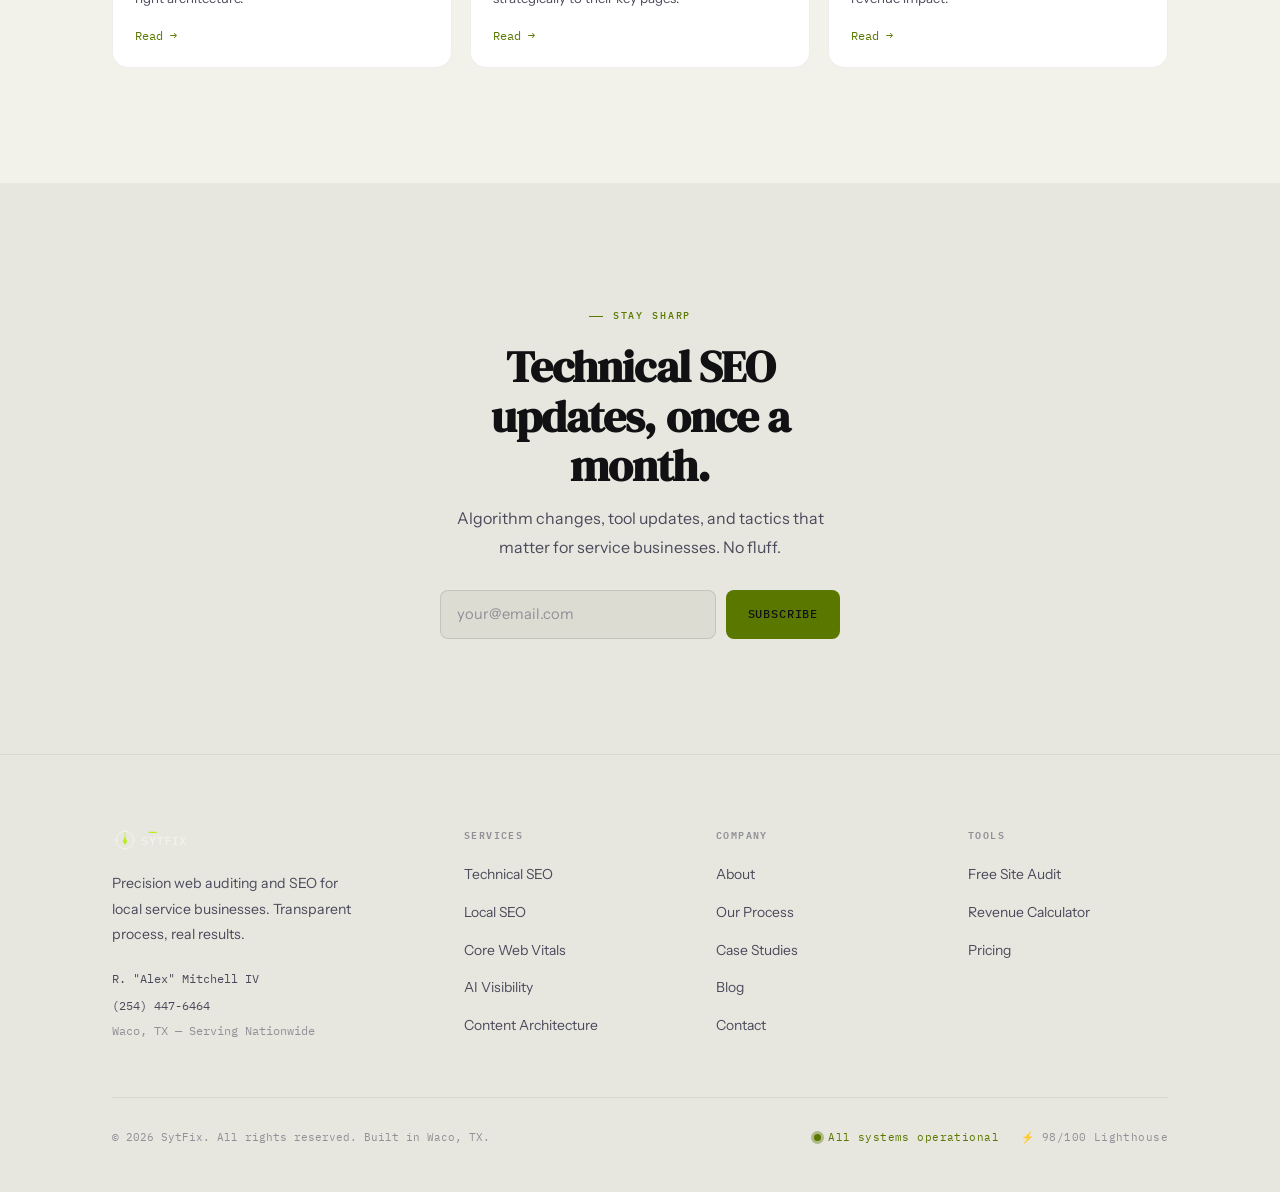
<file: blog.html>
<!DOCTYPE html>
<html lang="en" data-theme="dark">
<head>
<meta charset="UTF-8">
<meta name="viewport" content="width=device-width,initial-scale=1">
<meta name="description" content="Technical SEO insights, local search strategies, and web performance guides for service businesses.">
<meta property="og:title" content="Blog | SytFix">
<meta property="og:description" content="Technical SEO insights, local search strategies, and web performance guides for service businesses.">
<meta property="og:type" content="website">
<title>Blog | SytFix</title>
<link rel="canonical" href="https://sytfix.com/blog.html">
<meta property="og:url" content="https://sytfix.com/blog.html">
<meta name="twitter:card" content="summary_large_image">
<link rel="icon" href="img/icon.svg" type="image/svg+xml">
<link rel="stylesheet" href="css/main.css">

<script type="application/ld+json">
{
  "@context": "https://schema.org",
  "@type": "ProfessionalService",
  "name": "SytFix",
  "url": "https://sytfix.com/",
  "logo": "https://sytfix.com/img/logo.svg",
  "image": "https://sytfix.com/img/logo.svg",
  "email": "alex@sytfix.com",
  "telephone": "+1-254-447-6464",
  "founder": {"@type":"Person","name":"R. Alex Mitchell IV"},
  "areaServed": [{"@type":"City","name":"Waco"},{"@type":"Country","name":"United States"}],
  "address": {"@type":"PostalAddress","addressLocality":"Waco","addressRegion":"TX","addressCountry":"US"},
  "priceRange": "$$",
  "sameAs": [],
  "knowsAbout": ["Technical SEO", "Core Web Vitals", "Local SEO", "AI search visibility", "Schema markup", "Website audits"],
  "hasOfferCatalog": {
    "@type": "OfferCatalog",
    "name": "SytFix Audit Services",
    "itemListElement": [
      {"@type":"Offer","itemOffered":{"@type":"Service","name":"Technical SEO Audit"}},
      {"@type":"Offer","itemOffered":{"@type":"Service","name":"Local SEO Audit"}},
      {"@type":"Offer","itemOffered":{"@type":"Service","name":"Core Web Vitals Optimization"}},
      {"@type":"Offer","itemOffered":{"@type":"Service","name":"AI Visibility Audit"}}
    ]
  }
}
</script>
</head>
<body>
<div id="sf-loader" aria-hidden="true">
  <svg class="ld-svg" viewBox="75 215 185 175" xmlns="http://www.w3.org/2000/svg">
    <g transform="translate(0,600) scale(0.1,-0.1)">
      <path class="ld-arc" fill="#F4F4EE" d="M1510 3680 l0 -40 45 0 45 0 0 40 0 40 -45 0 -45 0 0 -40z"/>
      <path class="ld-arc" fill="#F4F4EE" d="M1335 3686 c-131 -42 -212 -92 -315 -196 -79 -78 -104 -111 -142 -185 -45 -89 -78 -183 -78 -224 0 -18 6 -21 39 -21 37 0 39 2 46 38 19 106 118 277 204 355 86 78 199 139 309 167 41 10 42 12 42 50 0 48 -5 49 -105 16z"/>
      <path class="ld-arc" fill="#F4F4EE" d="M1682 3669 c3 -41 3 -42 57 -56 139 -35 300 -153 384 -281 47 -71 91 -172 102 -234 7 -37 8 -38 50 -38 l43 0 -13 58 c-62 263 -260 477 -527 568 -97 33 -100 32 -96 -17z"/>
      <rect class="ld-tick" fill="#F4F4EE" x="780" y="2820" width="45" height="40"/>
      <rect class="ld-tick" fill="#F4F4EE" x="2240" y="2821" width="45" height="39"/>
      <rect class="ld-tick" fill="#F4F4EE" x="1510" y="3840" width="45" height="40"/>
      <rect class="ld-tick" fill="#F4F4EE" x="1514" y="2186" width="42" height="46"/>
      <path class="ld-bob" fill="#B8EF1B" d="M1540 3266 l0 -296 -30 0 c-29 0 -30 -2 -30 -44 0 -39 -4 -46 -40 -71 l-40 -28 0 -128 0 -128 76 -108 c41 -59 78 -109 82 -110 4 -1 42 50 85 114 l77 116 0 121 0 121 -45 30 c-41 28 -45 33 -45 73 0 38 -2 42 -25 42 l-25 0 -2 292 c-3 270 -4 293 -20 296 -17 3 -18 -16 -18 -292z"/>
    </g>
  </svg>
  <p class="ld-name">SytFix</p>
  <p class="ld-tag">Web Auditing &amp; SEO</p>
</div>
<div id="sf-bar"></div>
<nav class="nav" role="navigation" aria-label="Main navigation">
  <div class="nav-bg"></div>
  <div class="nav-in">
    <a href="index.html" class="nav-logo" aria-label="SytFix home">
      <img src="img/logo.svg" alt="SytFix" class="nav-logo-img">
    </a>
    <ul class="nav-links" role="list">
      <li><a href="services.html" class="">Services</a></li>
      <li><a href="process.html" class="">Process</a></li>
      <li><a href="case-studies.html" class="">Case Studies</a></li>
      <li><a href="pricing.html" class="">Pricing</a></li>
      <li><a href="blog.html" class="active">Blog</a></li>
      <li><a href="about.html" class="">About</a></li>
    </ul>
    <div class="nav-cta">
      <button class="theme-btn" aria-label="Toggle theme">☀</button>
      <a href="audit.html" class="btn btn-p btn-sm">Free Audit →</a>
      <button class="burger" aria-label="Open menu" aria-expanded="false">
        <span></span><span></span><span></span>
      </button>
    </div>
  </div>
</nav>
<div class="nav-mob" role="menu">
  <a href="services.html">Services</a>
  <a href="process.html">Process</a>
  <a href="case-studies.html">Case Studies</a>
  <a href="pricing.html">Pricing</a>
  <a href="blog.html">Blog</a>
  <a href="about.html">About</a>
  <a href="contact.html">Contact</a>
  <div class="mob-cta">
    <a href="audit.html" class="btn btn-p btn-lg" style="width:100%;justify-content:center">Run Free Audit →</a>
  </div>
</div>

<header class="ph">
  <div class="wrap">
    <div class="eyebrow reveal">Insights</div>
    <h1 class="reveal d1">Technical SEO<br><em>without the jargon.</em></h1>
    <p class="ph-lead reveal d2">Practical guides for service business owners and the developers who build for them.</p>
  </div>
</header>
<section class="section">
  <div class="wrap">
    <a href="#" class="blog-feat reveal">
      <div class="blog-feat-img">🤖</div>
      <div class="blog-feat-body">
        <div style="display:flex;align-items:center;gap:12px"><span class="tag">Featured</span><span class="blog-date">April 2026</span></div>
        <h2>AI Visibility in 2026: Why Your Business Doesn't Exist in ChatGPT (and How to Fix That)</h2>
        <p>When someone asks an AI assistant for the best HVAC company in their city, your competitors show up and you don't. Here's a practical framework for auditing and improving your AI search presence.</p>
        <span class="blog-arrow">Read article →</span>
      </div>
    </a>
    <div class="blog-grid">
      <a href="#" class="blog-card reveal"><div class="blog-card-img">⚡</div><div class="blog-card-body"><div class="blog-date">March 2026</div><h3>INP Is Now a Core Web Vitals Ranking Signal — Here's What to Fix First</h3><p>Interaction to Next Paint replaced FID. Most service business sites fail it badly. Here's how to diagnose and fix the most common INP killers.</p><span class="blog-arrow">Read →</span></div></a>
      <a href="#" class="blog-card reveal d1"><div class="blog-card-img">📍</div><div class="blog-card-body"><div class="blog-date">March 2026</div><h3>The Local Map Pack in 2026: What's Actually Driving Rankings Now</h3><p>GBP signals now account for over a third of map pack placement. Here's what changed and what to prioritize this year.</p><span class="blog-arrow">Read →</span></div></a>
      <a href="#" class="blog-card reveal d2"><div class="blog-card-img">⚙</div><div class="blog-card-body"><div class="blog-date">February 2026</div><h3>Schema Markup for Service Businesses: The 7 Types That Actually Matter</h3><p>Most sites implement zero schema. The ones that do usually only add Organization. Here are the seven that move the needle.</p><span class="blog-arrow">Read →</span></div></a>
      <a href="#" class="blog-card reveal"><div class="blog-card-img">📄</div><div class="blog-card-body"><div class="blog-date">February 2026</div><h3>Service Area Pages: Build 20 City Pages Without Getting Penalized</h3><p>Service area pages are essential — but done wrong, they actively hurt rankings. This is the right architecture.</p><span class="blog-arrow">Read →</span></div></a>
      <a href="#" class="blog-card reveal d1"><div class="blog-card-img">🔗</div><div class="blog-card-body"><div class="blog-date">January 2026</div><h3>Internal Linking for Local SEO: Passing Authority to Your Service Pages</h3><p>Your homepage has the most authority. Most service businesses waste it by not linking strategically to their key pages.</p><span class="blog-arrow">Read →</span></div></a>
      <a href="#" class="blog-card reveal d2"><div class="blog-card-img">📊</div><div class="blog-card-body"><div class="blog-date">January 2026</div><h3>How to Calculate SEO Revenue Impact Before You Invest</h3><p>Before spending on SEO, model the return. This is the exact framework we use to project client revenue impact.</p><span class="blog-arrow">Read →</span></div></a>
    </div>
  </div>
</section>
<section class="section section-alt">
  <div class="wrap" style="max-width:520px;text-align:center">
    <div class="eyebrow reveal" style="justify-content:center">Stay Sharp</div>
    <h2 class="reveal d1" style="margin-bottom:14px">Technical SEO updates, once a month.</h2>
    <p class="reveal d2" style="margin-bottom:28px">Algorithm changes, tool updates, and tactics that matter for service businesses. No fluff.</p>
    <div class="reveal d3" style="display:flex;gap:10px;max-width:400px;margin:0 auto">
      <input class="f-input" type="email" placeholder="your@email.com" style="flex:1">
      <button class="btn btn-p" onclick="this.textContent='Subscribed ✓';this.disabled=true">Subscribe</button>
    </div>
  </div>
</section>
<footer class="footer">
  <div class="wrap">
    <div class="footer-grid">
      <div>
        <img src="img/logo.svg" alt="SytFix" class="footer-logo">
        <p class="footer-tagline">Precision web auditing and SEO for local service businesses. Transparent process, real results.</p>
        <div class="footer-contact">
          <span>R. "Alex" Mitchell IV</span>
          <a href="tel:2544476464">(254) 447-6464</a>
          <span style="font-size:.72rem;color:var(--t3)">Waco, TX — Serving Nationwide</span>
        </div>
      </div>
      <div class="footer-col">
        <h5>Services</h5>
        <ul>
          <li><a href="services.html#technical">Technical SEO</a></li>
          <li><a href="services.html#local">Local SEO</a></li>
          <li><a href="services.html#cwv">Core Web Vitals</a></li>
          <li><a href="services.html#ai">AI Visibility</a></li>
          <li><a href="services.html#content">Content Architecture</a></li>
        </ul>
      </div>
      <div class="footer-col">
        <h5>Company</h5>
        <ul>
          <li><a href="about.html">About</a></li>
          <li><a href="process.html">Our Process</a></li>
          <li><a href="case-studies.html">Case Studies</a></li>
          <li><a href="blog.html">Blog</a></li>
          <li><a href="contact.html">Contact</a></li>
        </ul>
      </div>
      <div class="footer-col">
        <h5>Tools</h5>
        <ul>
          <li><a href="audit.html">Free Site Audit</a></li>
          <li><a href="calculator.html">Revenue Calculator</a></li>
          <li><a href="pricing.html">Pricing</a></li>
        </ul>
      </div>
    </div>
    <div class="footer-bottom">
      <p class="footer-copy">© 2026 SytFix. All rights reserved. Built in Waco, TX.</p>
      <div class="footer-badges">
        <span class="footer-badge footer-badge-live"><span class="dot-live"></span> All systems operational</span>
        <span class="footer-badge">⚡ 98/100 Lighthouse</span>
      </div>
    </div>
  </div>
</footer>
<script src="js/app.js"></script>
</body>
</html>
</file>
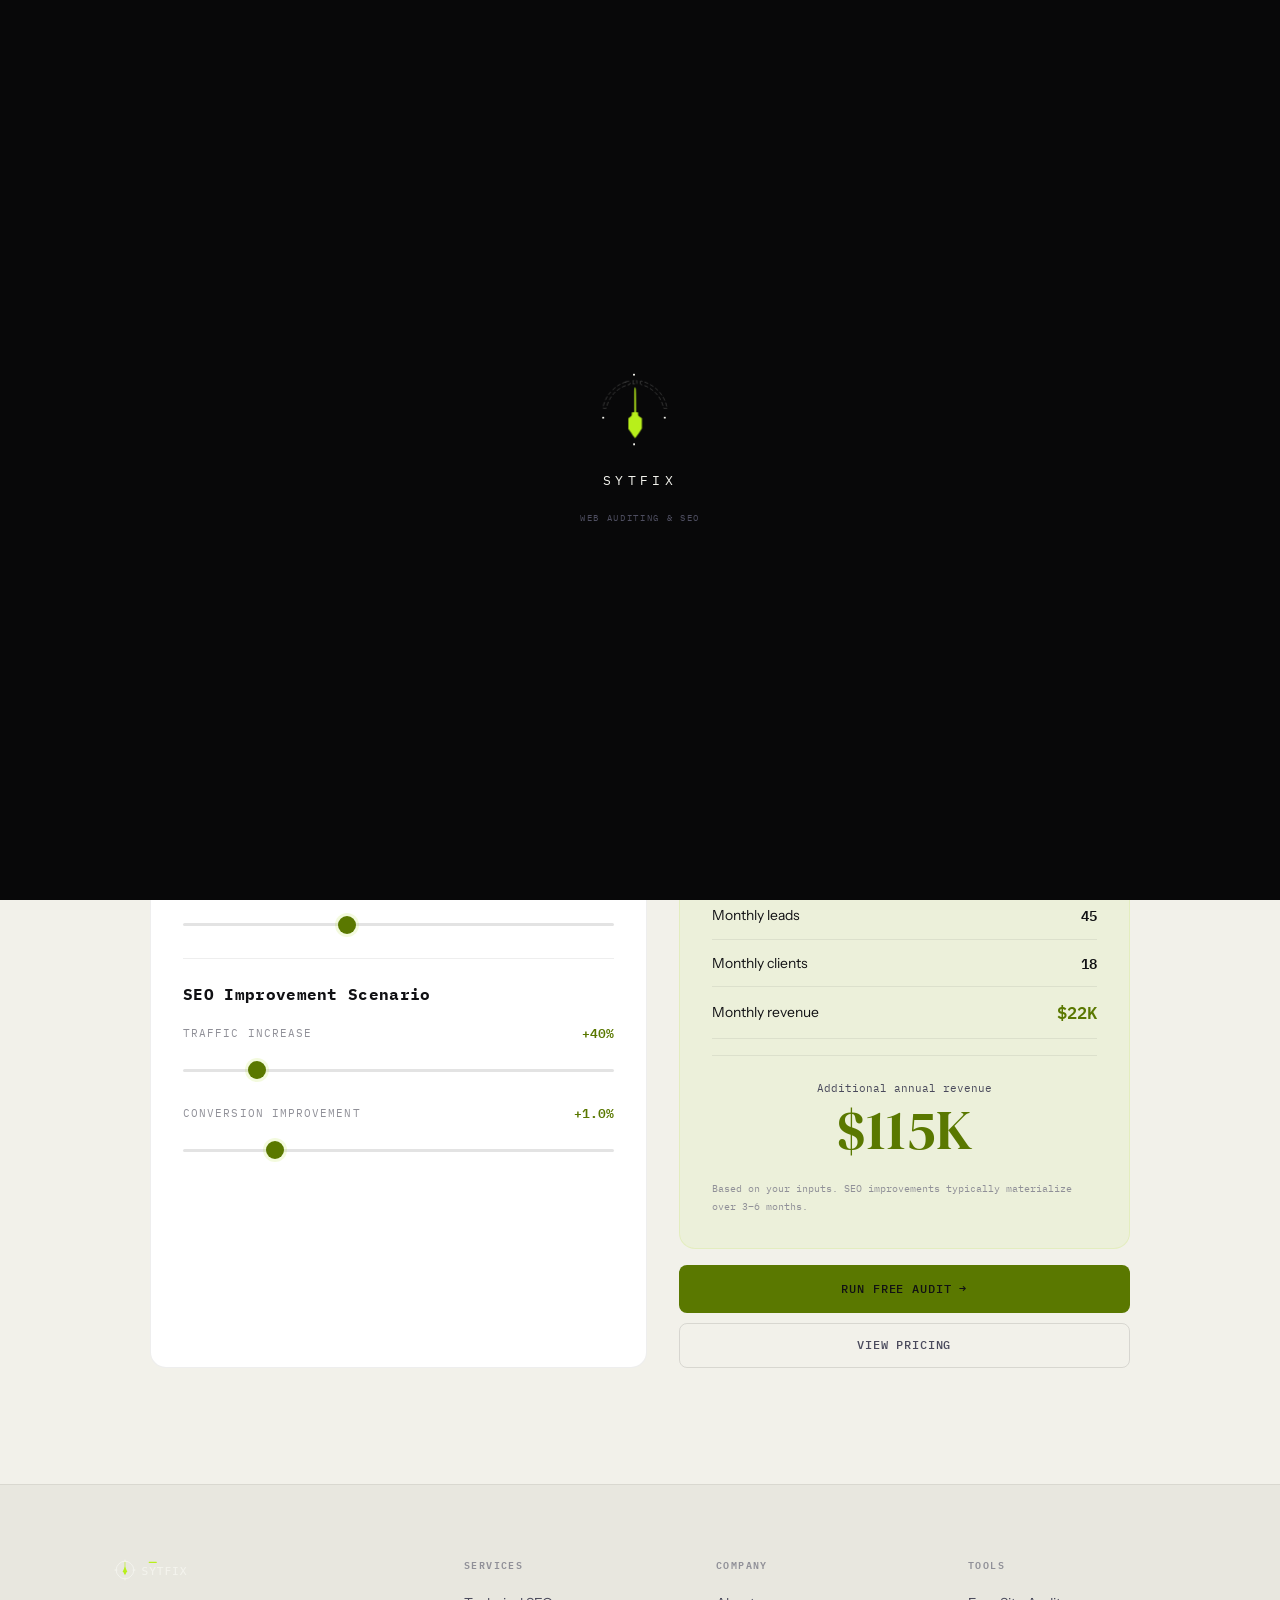
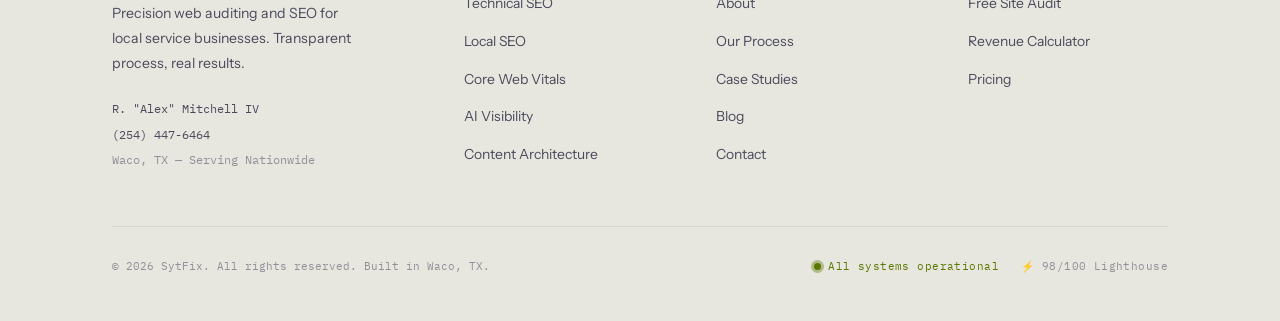
<file: calculator.html>
<!DOCTYPE html>
<html lang="en" data-theme="dark">
<head>
<meta charset="UTF-8">
<meta name="viewport" content="width=device-width,initial-scale=1">
<meta name="description" content="Calculate the revenue impact of SEO improvements for your local service business.">
<meta property="og:title" content="Revenue Calculator | SytFix">
<meta property="og:description" content="Calculate the revenue impact of SEO improvements for your local service business.">
<meta property="og:type" content="website">
<title>Revenue Calculator | SytFix</title>
<link rel="canonical" href="https://sytfix.com/calculator.html">
<meta property="og:url" content="https://sytfix.com/calculator.html">
<meta name="twitter:card" content="summary_large_image">
<link rel="icon" href="img/icon.svg" type="image/svg+xml">
<link rel="stylesheet" href="css/main.css">

<script type="application/ld+json">
{
  "@context": "https://schema.org",
  "@type": "ProfessionalService",
  "name": "SytFix",
  "url": "https://sytfix.com/",
  "logo": "https://sytfix.com/img/logo.svg",
  "image": "https://sytfix.com/img/logo.svg",
  "email": "alex@sytfix.com",
  "telephone": "+1-254-447-6464",
  "founder": {"@type":"Person","name":"R. Alex Mitchell IV"},
  "areaServed": [{"@type":"City","name":"Waco"},{"@type":"Country","name":"United States"}],
  "address": {"@type":"PostalAddress","addressLocality":"Waco","addressRegion":"TX","addressCountry":"US"},
  "priceRange": "$$",
  "sameAs": [],
  "knowsAbout": ["Technical SEO", "Core Web Vitals", "Local SEO", "AI search visibility", "Schema markup", "Website audits"],
  "hasOfferCatalog": {
    "@type": "OfferCatalog",
    "name": "SytFix Audit Services",
    "itemListElement": [
      {"@type":"Offer","itemOffered":{"@type":"Service","name":"Technical SEO Audit"}},
      {"@type":"Offer","itemOffered":{"@type":"Service","name":"Local SEO Audit"}},
      {"@type":"Offer","itemOffered":{"@type":"Service","name":"Core Web Vitals Optimization"}},
      {"@type":"Offer","itemOffered":{"@type":"Service","name":"AI Visibility Audit"}}
    ]
  }
}
</script>
</head>
<body>
<div id="sf-loader" aria-hidden="true">
  <svg class="ld-svg" viewBox="75 215 185 175" xmlns="http://www.w3.org/2000/svg">
    <g transform="translate(0,600) scale(0.1,-0.1)">
      <path class="ld-arc" fill="#F4F4EE" d="M1510 3680 l0 -40 45 0 45 0 0 40 0 40 -45 0 -45 0 0 -40z"/>
      <path class="ld-arc" fill="#F4F4EE" d="M1335 3686 c-131 -42 -212 -92 -315 -196 -79 -78 -104 -111 -142 -185 -45 -89 -78 -183 -78 -224 0 -18 6 -21 39 -21 37 0 39 2 46 38 19 106 118 277 204 355 86 78 199 139 309 167 41 10 42 12 42 50 0 48 -5 49 -105 16z"/>
      <path class="ld-arc" fill="#F4F4EE" d="M1682 3669 c3 -41 3 -42 57 -56 139 -35 300 -153 384 -281 47 -71 91 -172 102 -234 7 -37 8 -38 50 -38 l43 0 -13 58 c-62 263 -260 477 -527 568 -97 33 -100 32 -96 -17z"/>
      <rect class="ld-tick" fill="#F4F4EE" x="780" y="2820" width="45" height="40"/>
      <rect class="ld-tick" fill="#F4F4EE" x="2240" y="2821" width="45" height="39"/>
      <rect class="ld-tick" fill="#F4F4EE" x="1510" y="3840" width="45" height="40"/>
      <rect class="ld-tick" fill="#F4F4EE" x="1514" y="2186" width="42" height="46"/>
      <path class="ld-bob" fill="#B8EF1B" d="M1540 3266 l0 -296 -30 0 c-29 0 -30 -2 -30 -44 0 -39 -4 -46 -40 -71 l-40 -28 0 -128 0 -128 76 -108 c41 -59 78 -109 82 -110 4 -1 42 50 85 114 l77 116 0 121 0 121 -45 30 c-41 28 -45 33 -45 73 0 38 -2 42 -25 42 l-25 0 -2 292 c-3 270 -4 293 -20 296 -17 3 -18 -16 -18 -292z"/>
    </g>
  </svg>
  <p class="ld-name">SytFix</p>
  <p class="ld-tag">Web Auditing &amp; SEO</p>
</div>
<div id="sf-bar"></div>
<nav class="nav" role="navigation" aria-label="Main navigation">
  <div class="nav-bg"></div>
  <div class="nav-in">
    <a href="index.html" class="nav-logo" aria-label="SytFix home">
      <img src="img/logo.svg" alt="SytFix" class="nav-logo-img">
    </a>
    <ul class="nav-links" role="list">
      <li><a href="services.html" class="">Services</a></li>
      <li><a href="process.html" class="">Process</a></li>
      <li><a href="case-studies.html" class="">Case Studies</a></li>
      <li><a href="pricing.html" class="">Pricing</a></li>
      <li><a href="blog.html" class="">Blog</a></li>
      <li><a href="about.html" class="">About</a></li>
    </ul>
    <div class="nav-cta">
      <button class="theme-btn" aria-label="Toggle theme">☀</button>
      <a href="audit.html" class="btn btn-p">Free Audit →</a>
      <button class="burger" aria-label="Open menu" aria-expanded="false">
        <span></span><span></span><span></span>
      </button>
    </div>
  </div>
</nav>
<div class="nav-mob" role="menu">
  <a href="services.html">Services</a>
  <a href="process.html">Process</a>
  <a href="case-studies.html">Case Studies</a>
  <a href="pricing.html">Pricing</a>
  <a href="blog.html">Blog</a>
  <a href="about.html">About</a>
  <a href="contact.html">Contact</a>
  <div class="mob-cta">
    <a href="audit.html" class="btn btn-p btn-lg" style="width:100%;justify-content:center">Run Free Audit →</a>
  </div>
</div>

<header class="ph">
  <div class="wrap">
    <div class="eyebrow reveal">Free Tool</div>
    <h1 class="reveal d1">Revenue Impact<br><em>Calculator.</em></h1>
    <p class="ph-lead reveal d2">Model the financial upside of improved SEO rankings. See exactly what better visibility is worth to your business before spending a dollar.</p>
  </div>
</header>
<section class="section">
  <div class="wrap">
    <div class="calc-grid">
      <div class="calc-card reveal">
        <h3 style="font-family:var(--serif);margin-bottom:24px">Your Current Numbers</h3>
        <div class="calc-group">
          <div class="calc-row"><span class="calc-lbl">Monthly visitors</span><span class="calc-val" id="v-vis">800</span></div>
          <input type="range" class="range" id="r-vis" min="100" max="10000" step="100" value="800">
        </div>
        <div class="calc-group">
          <div class="calc-row"><span class="calc-lbl">Lead conversion rate</span><span class="calc-val" id="v-conv">3.0%</span></div>
          <input type="range" class="range" id="r-conv" min="0.5" max="15" step="0.5" value="3">
        </div>
        <div class="calc-group">
          <div class="calc-row"><span class="calc-lbl">Average job value</span><span class="calc-val" id="v-val">$1,200</span></div>
          <input type="range" class="range" id="r-val" min="200" max="20000" step="100" value="1200">
        </div>
        <div class="calc-group">
          <div class="calc-row"><span class="calc-lbl">Lead close rate</span><span class="calc-val" id="v-cls">40%</span></div>
          <input type="range" class="range" id="r-cls" min="10" max="90" step="5" value="40">
        </div>
        <hr class="divider" style="margin:24px 0">
        <h4 style="margin-bottom:18px">SEO Improvement Scenario</h4>
        <div class="calc-group">
          <div class="calc-row"><span class="calc-lbl">Traffic increase</span><span class="calc-val" id="v-tup">+40%</span></div>
          <input type="range" class="range" id="r-tup" min="10" max="200" step="5" value="40">
        </div>
        <div class="calc-group">
          <div class="calc-row"><span class="calc-lbl">Conversion improvement</span><span class="calc-val" id="v-cup">+1.0%</span></div>
          <input type="range" class="range" id="r-cup" min="0" max="5" step="0.5" value="1">
        </div>
      </div>
      <div class="reveal d1">
        <div class="calc-card" style="margin-bottom:16px">
          <div class="eyebrow" style="margin-bottom:14px">Current State</div>
          <div class="calc-res-row"><span>Monthly leads</span><span id="c-leads">24</span></div>
          <div class="calc-res-row"><span>Monthly clients</span><span id="c-clients">10</span></div>
          <div class="calc-res-row hi"><span>Monthly revenue</span><span id="c-rev">$11,520</span></div>
        </div>
        <div class="calc-card" style="border-color:var(--lime-d2);background:var(--lime-d);margin-bottom:16px">
          <div class="eyebrow" style="margin-bottom:14px">After Optimization</div>
          <div class="calc-res-row"><span>Monthly leads</span><span id="n-leads">37</span></div>
          <div class="calc-res-row"><span>Monthly clients</span><span id="n-clients">15</span></div>
          <div class="calc-res-row hi"><span>Monthly revenue</span><span id="n-rev">$17,760</span></div>
          <hr class="divider" style="margin:16px 0">
          <div style="text-align:center;padding:8px 0">
            <div style="font-family:var(--mono);font-size:.7rem;color:var(--t2);margin-bottom:4px">Additional annual revenue</div>
            <div class="res-num" id="annual-gain">$74,880</div>
          </div>
          <p style="font-family:var(--mono);font-size:.64rem;color:var(--t3);margin-top:14px">Based on your inputs. SEO improvements typically materialize over 3–6 months.</p>
        </div>
        <a href="audit.html" class="btn btn-p btn-lg" style="width:100%;justify-content:center">Run Free Audit →</a>
        <a href="pricing.html" class="btn btn-g" style="width:100%;justify-content:center;margin-top:10px">View Pricing</a>
      </div>
    </div>
  </div>
</section>
<footer class="footer">
  <div class="wrap">
    <div class="footer-grid">
      <div>
        <img src="img/logo.svg" alt="SytFix" class="footer-logo">
        <p class="footer-tagline">Precision web auditing and SEO for local service businesses. Transparent process, real results.</p>
        <div class="footer-contact">
          <span>R. "Alex" Mitchell IV</span>
          <a href="tel:2544476464">(254) 447-6464</a>
          <span style="font-size:.72rem;color:var(--t3)">Waco, TX — Serving Nationwide</span>
        </div>
      </div>
      <div class="footer-col">
        <h5>Services</h5>
        <ul>
          <li><a href="services.html#technical">Technical SEO</a></li>
          <li><a href="services.html#local">Local SEO</a></li>
          <li><a href="services.html#cwv">Core Web Vitals</a></li>
          <li><a href="services.html#ai">AI Visibility</a></li>
          <li><a href="services.html#content">Content Architecture</a></li>
        </ul>
      </div>
      <div class="footer-col">
        <h5>Company</h5>
        <ul>
          <li><a href="about.html">About</a></li>
          <li><a href="process.html">Our Process</a></li>
          <li><a href="case-studies.html">Case Studies</a></li>
          <li><a href="blog.html">Blog</a></li>
          <li><a href="contact.html">Contact</a></li>
        </ul>
      </div>
      <div class="footer-col">
        <h5>Tools</h5>
        <ul>
          <li><a href="audit.html">Free Site Audit</a></li>
          <li><a href="calculator.html">Revenue Calculator</a></li>
          <li><a href="pricing.html">Pricing</a></li>
        </ul>
      </div>
    </div>
    <div class="footer-bottom">
      <p class="footer-copy">© 2026 SytFix. All rights reserved. Built in Waco, TX.</p>
      <div class="footer-badges">
        <span class="footer-badge footer-badge-live"><span class="dot-live"></span> All systems operational</span>
        <span class="footer-badge">⚡ 98/100 Lighthouse</span>
      </div>
    </div>
  </div>
</footer>
<script src="js/app.js"></script>
</body>
</html>
</file>
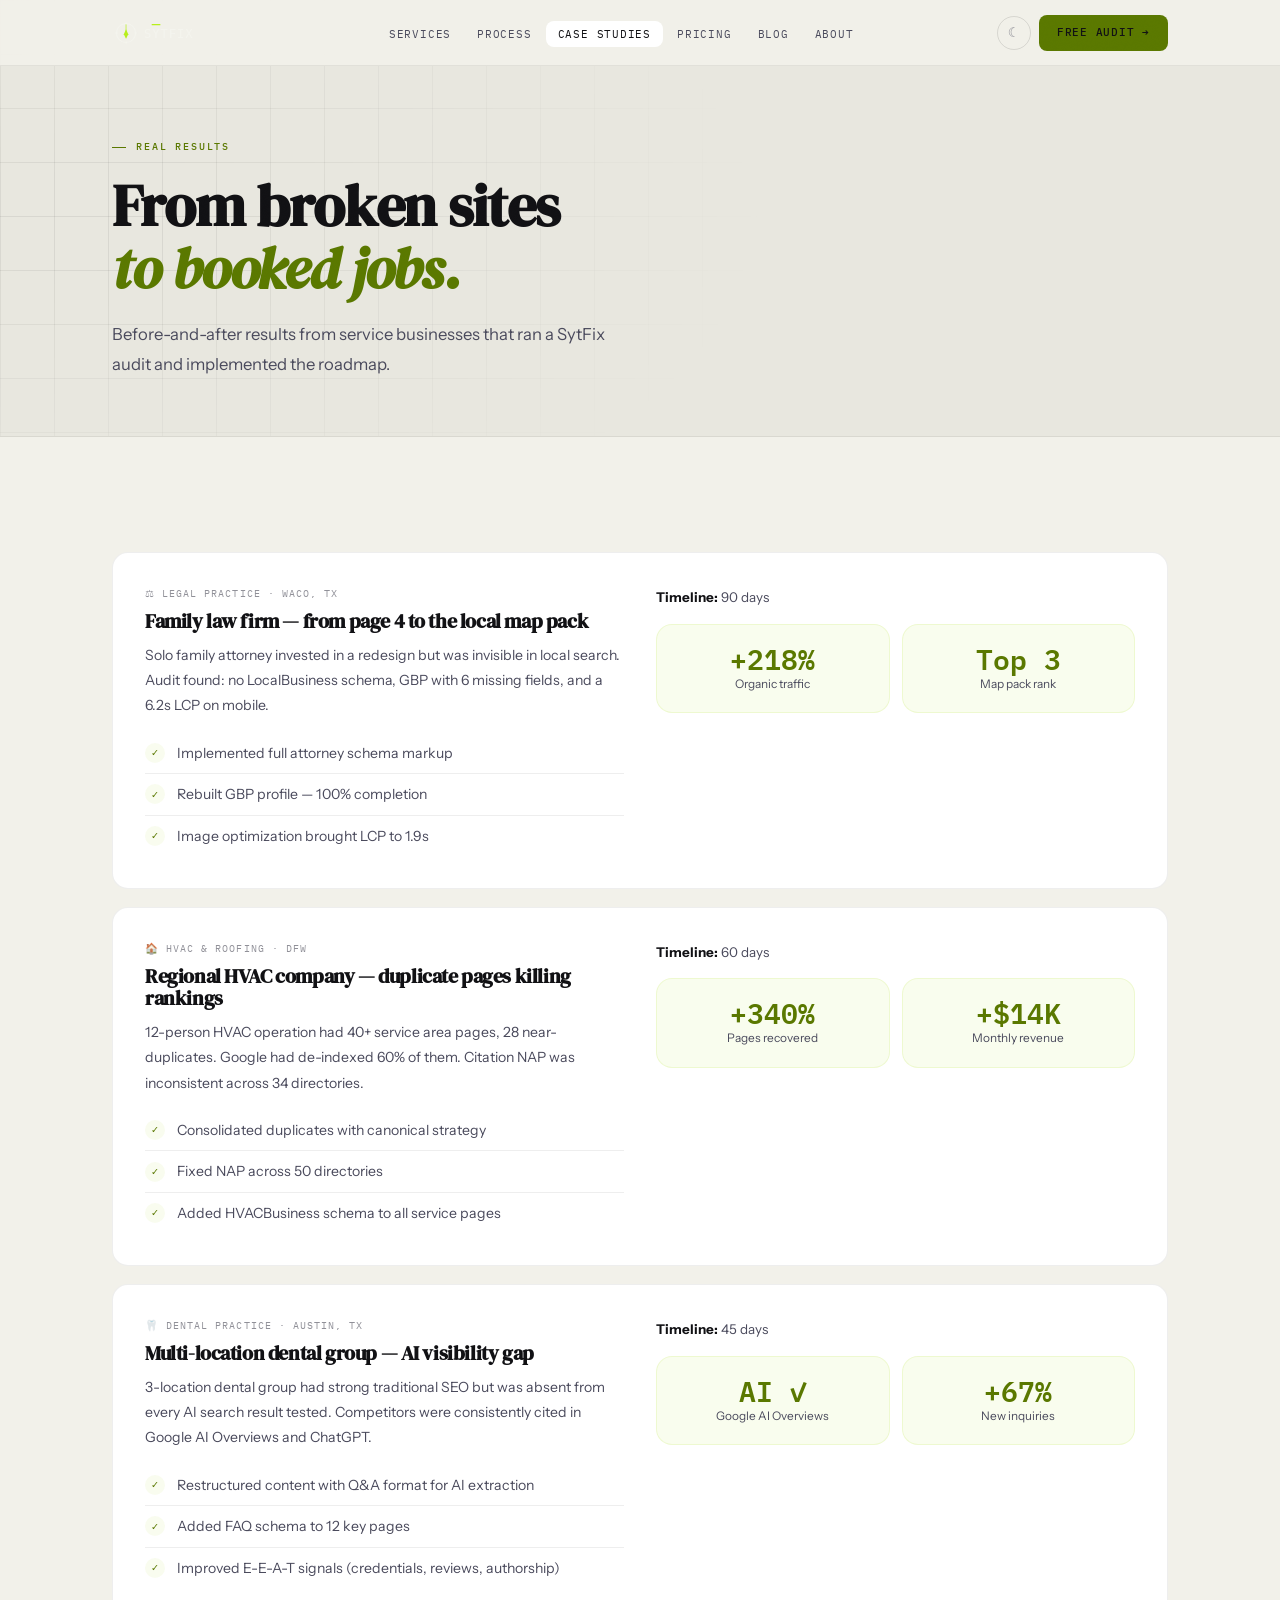
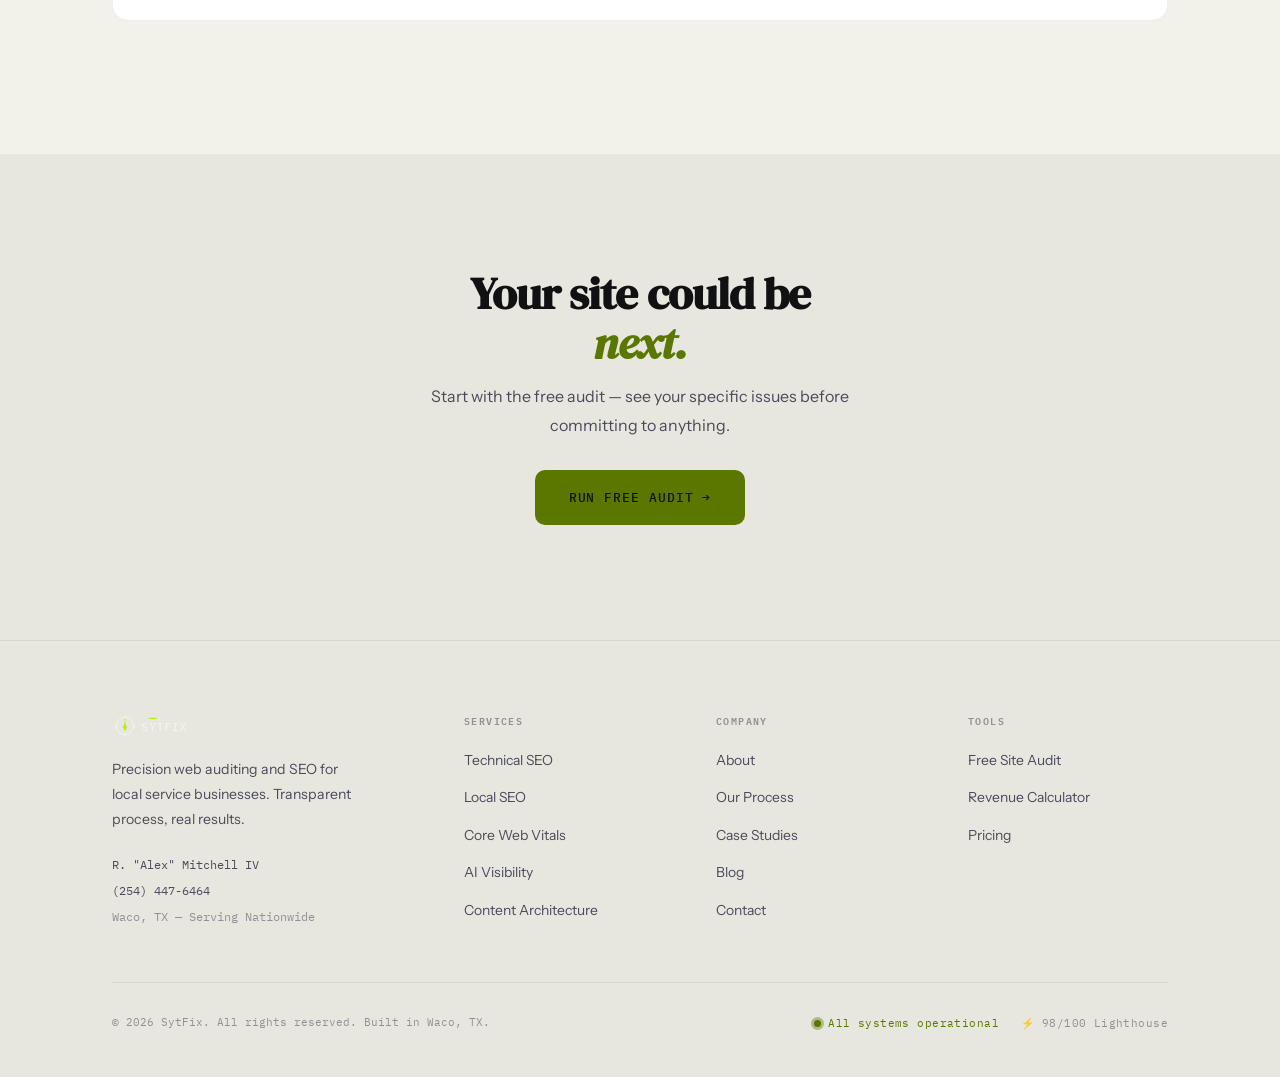
<file: case-studies.html>
<!DOCTYPE html>
<html lang="en" data-theme="dark">
<head>
<meta charset="UTF-8">
<meta name="viewport" content="width=device-width,initial-scale=1">
<meta name="description" content="Real results from SytFix web audits — local service businesses that turned broken sites into revenue machines.">
<meta property="og:title" content="Case Studies | SytFix">
<meta property="og:description" content="Real results from SytFix web audits — local service businesses that turned broken sites into revenue machines.">
<meta property="og:type" content="website">
<title>Case Studies | SytFix</title>
<link rel="canonical" href="https://sytfix.com/case-studies.html">
<meta property="og:url" content="https://sytfix.com/case-studies.html">
<meta name="twitter:card" content="summary_large_image">
<link rel="icon" href="img/icon.svg" type="image/svg+xml">
<link rel="stylesheet" href="css/main.css">

<script type="application/ld+json">
{
  "@context": "https://schema.org",
  "@type": "ProfessionalService",
  "name": "SytFix",
  "url": "https://sytfix.com/",
  "logo": "https://sytfix.com/img/logo.svg",
  "image": "https://sytfix.com/img/logo.svg",
  "email": "alex@sytfix.com",
  "telephone": "+1-254-447-6464",
  "founder": {"@type":"Person","name":"R. Alex Mitchell IV"},
  "areaServed": [{"@type":"City","name":"Waco"},{"@type":"Country","name":"United States"}],
  "address": {"@type":"PostalAddress","addressLocality":"Waco","addressRegion":"TX","addressCountry":"US"},
  "priceRange": "$$",
  "sameAs": [],
  "knowsAbout": ["Technical SEO", "Core Web Vitals", "Local SEO", "AI search visibility", "Schema markup", "Website audits"],
  "hasOfferCatalog": {
    "@type": "OfferCatalog",
    "name": "SytFix Audit Services",
    "itemListElement": [
      {"@type":"Offer","itemOffered":{"@type":"Service","name":"Technical SEO Audit"}},
      {"@type":"Offer","itemOffered":{"@type":"Service","name":"Local SEO Audit"}},
      {"@type":"Offer","itemOffered":{"@type":"Service","name":"Core Web Vitals Optimization"}},
      {"@type":"Offer","itemOffered":{"@type":"Service","name":"AI Visibility Audit"}}
    ]
  }
}
</script>
</head>
<body>
<div id="sf-loader" aria-hidden="true">
  <svg class="ld-svg" viewBox="75 215 185 175" xmlns="http://www.w3.org/2000/svg">
    <g transform="translate(0,600) scale(0.1,-0.1)">
      <path class="ld-arc" fill="#F4F4EE" d="M1510 3680 l0 -40 45 0 45 0 0 40 0 40 -45 0 -45 0 0 -40z"/>
      <path class="ld-arc" fill="#F4F4EE" d="M1335 3686 c-131 -42 -212 -92 -315 -196 -79 -78 -104 -111 -142 -185 -45 -89 -78 -183 -78 -224 0 -18 6 -21 39 -21 37 0 39 2 46 38 19 106 118 277 204 355 86 78 199 139 309 167 41 10 42 12 42 50 0 48 -5 49 -105 16z"/>
      <path class="ld-arc" fill="#F4F4EE" d="M1682 3669 c3 -41 3 -42 57 -56 139 -35 300 -153 384 -281 47 -71 91 -172 102 -234 7 -37 8 -38 50 -38 l43 0 -13 58 c-62 263 -260 477 -527 568 -97 33 -100 32 -96 -17z"/>
      <rect class="ld-tick" fill="#F4F4EE" x="780" y="2820" width="45" height="40"/>
      <rect class="ld-tick" fill="#F4F4EE" x="2240" y="2821" width="45" height="39"/>
      <rect class="ld-tick" fill="#F4F4EE" x="1510" y="3840" width="45" height="40"/>
      <rect class="ld-tick" fill="#F4F4EE" x="1514" y="2186" width="42" height="46"/>
      <path class="ld-bob" fill="#B8EF1B" d="M1540 3266 l0 -296 -30 0 c-29 0 -30 -2 -30 -44 0 -39 -4 -46 -40 -71 l-40 -28 0 -128 0 -128 76 -108 c41 -59 78 -109 82 -110 4 -1 42 50 85 114 l77 116 0 121 0 121 -45 30 c-41 28 -45 33 -45 73 0 38 -2 42 -25 42 l-25 0 -2 292 c-3 270 -4 293 -20 296 -17 3 -18 -16 -18 -292z"/>
    </g>
  </svg>
  <p class="ld-name">SytFix</p>
  <p class="ld-tag">Web Auditing &amp; SEO</p>
</div>
<div id="sf-bar"></div>
<nav class="nav" role="navigation" aria-label="Main navigation">
  <div class="nav-bg"></div>
  <div class="nav-in">
    <a href="index.html" class="nav-logo" aria-label="SytFix home">
      <img src="img/logo.svg" alt="SytFix" class="nav-logo-img">
    </a>
    <ul class="nav-links" role="list">
      <li><a href="services.html" class="">Services</a></li>
      <li><a href="process.html" class="">Process</a></li>
      <li><a href="case-studies.html" class="active">Case Studies</a></li>
      <li><a href="pricing.html" class="">Pricing</a></li>
      <li><a href="blog.html" class="">Blog</a></li>
      <li><a href="about.html" class="">About</a></li>
    </ul>
    <div class="nav-cta">
      <button class="theme-btn" aria-label="Toggle theme">☀</button>
      <a href="audit.html" class="btn btn-p btn-sm">Free Audit →</a>
      <button class="burger" aria-label="Open menu" aria-expanded="false">
        <span></span><span></span><span></span>
      </button>
    </div>
  </div>
</nav>
<div class="nav-mob" role="menu">
  <a href="services.html">Services</a>
  <a href="process.html">Process</a>
  <a href="case-studies.html">Case Studies</a>
  <a href="pricing.html">Pricing</a>
  <a href="blog.html">Blog</a>
  <a href="about.html">About</a>
  <a href="contact.html">Contact</a>
  <div class="mob-cta">
    <a href="audit.html" class="btn btn-p btn-lg" style="width:100%;justify-content:center">Run Free Audit →</a>
  </div>
</div>

<header class="ph">
  <div class="wrap">
    <div class="eyebrow reveal">Real Results</div>
    <h1 class="reveal d1">From broken sites<br><em>to booked jobs.</em></h1>
    <p class="ph-lead reveal d2">Before-and-after results from service businesses that ran a SytFix audit and implemented the roadmap.</p>
  </div>
</header>
<section class="section">
  <div class="wrap">
    <div class="cs-card reveal">
      <div>
        <div class="cs-ind">⚖ Legal Practice · Waco, TX</div>
        <h3 class="cs-title">Family law firm — from page 4 to the local map pack</h3>
        <p style="font-size:.88rem;color:var(--t2);margin-bottom:14px">Solo family attorney invested in a redesign but was invisible in local search. Audit found: no LocalBusiness schema, GBP with 6 missing fields, and a 6.2s LCP on mobile.</p>
        <div class="checklist">
          <div class="check-row"><div class="chk">✓</div>Implemented full attorney schema markup</div>
          <div class="check-row"><div class="chk">✓</div>Rebuilt GBP profile — 100% completion</div>
          <div class="check-row"><div class="chk">✓</div>Image optimization brought LCP to 1.9s</div>
        </div>
      </div>
      <div>
        <p style="font-size:.84rem;color:var(--t2);margin-bottom:14px"><strong style="color:var(--t)">Timeline:</strong> 90 days</p>
        <div class="cs-results">
          <div class="cs-result"><span class="cs-num">+218%</span><div class="cs-lbl">Organic traffic</div></div>
          <div class="cs-result"><span class="cs-num">Top 3</span><div class="cs-lbl">Map pack rank</div></div>
        </div>
      </div>
    </div>
    <div class="cs-card reveal">
      <div>
        <div class="cs-ind">🏠 HVAC &amp; Roofing · DFW</div>
        <h3 class="cs-title">Regional HVAC company — duplicate pages killing rankings</h3>
        <p style="font-size:.88rem;color:var(--t2);margin-bottom:14px">12-person HVAC operation had 40+ service area pages, 28 near-duplicates. Google had de-indexed 60% of them. Citation NAP was inconsistent across 34 directories.</p>
        <div class="checklist">
          <div class="check-row"><div class="chk">✓</div>Consolidated duplicates with canonical strategy</div>
          <div class="check-row"><div class="chk">✓</div>Fixed NAP across 50 directories</div>
          <div class="check-row"><div class="chk">✓</div>Added HVACBusiness schema to all service pages</div>
        </div>
      </div>
      <div>
        <p style="font-size:.84rem;color:var(--t2);margin-bottom:14px"><strong style="color:var(--t)">Timeline:</strong> 60 days</p>
        <div class="cs-results">
          <div class="cs-result"><span class="cs-num">+340%</span><div class="cs-lbl">Pages recovered</div></div>
          <div class="cs-result"><span class="cs-num">+$14K</span><div class="cs-lbl">Monthly revenue</div></div>
        </div>
      </div>
    </div>
    <div class="cs-card reveal">
      <div>
        <div class="cs-ind">🦷 Dental Practice · Austin, TX</div>
        <h3 class="cs-title">Multi-location dental group — AI visibility gap</h3>
        <p style="font-size:.88rem;color:var(--t2);margin-bottom:14px">3-location dental group had strong traditional SEO but was absent from every AI search result tested. Competitors were consistently cited in Google AI Overviews and ChatGPT.</p>
        <div class="checklist">
          <div class="check-row"><div class="chk">✓</div>Restructured content with Q&amp;A format for AI extraction</div>
          <div class="check-row"><div class="chk">✓</div>Added FAQ schema to 12 key pages</div>
          <div class="check-row"><div class="chk">✓</div>Improved E-E-A-T signals (credentials, reviews, authorship)</div>
        </div>
      </div>
      <div>
        <p style="font-size:.84rem;color:var(--t2);margin-bottom:14px"><strong style="color:var(--t)">Timeline:</strong> 45 days</p>
        <div class="cs-results">
          <div class="cs-result"><span class="cs-num">AI ✓</span><div class="cs-lbl">Google AI Overviews</div></div>
          <div class="cs-result"><span class="cs-num">+67%</span><div class="cs-lbl">New inquiries</div></div>
        </div>
      </div>
    </div>
  </div>
</section>
<section class="section section-alt">
  <div class="wrap" style="text-align:center">
    <h2 class="reveal" style="margin-bottom:14px">Your site could be<br><em>next.</em></h2>
    <p class="reveal d1" style="margin-bottom:30px;max-width:420px;margin-left:auto;margin-right:auto">Start with the free audit — see your specific issues before committing to anything.</p>
    <a href="audit.html" class="btn btn-p btn-xl reveal d2">Run Free Audit →</a>
  </div>
</section>
<footer class="footer">
  <div class="wrap">
    <div class="footer-grid">
      <div>
        <img src="img/logo.svg" alt="SytFix" class="footer-logo">
        <p class="footer-tagline">Precision web auditing and SEO for local service businesses. Transparent process, real results.</p>
        <div class="footer-contact">
          <span>R. "Alex" Mitchell IV</span>
          <a href="tel:2544476464">(254) 447-6464</a>
          <span style="font-size:.72rem;color:var(--t3)">Waco, TX — Serving Nationwide</span>
        </div>
      </div>
      <div class="footer-col">
        <h5>Services</h5>
        <ul>
          <li><a href="services.html#technical">Technical SEO</a></li>
          <li><a href="services.html#local">Local SEO</a></li>
          <li><a href="services.html#cwv">Core Web Vitals</a></li>
          <li><a href="services.html#ai">AI Visibility</a></li>
          <li><a href="services.html#content">Content Architecture</a></li>
        </ul>
      </div>
      <div class="footer-col">
        <h5>Company</h5>
        <ul>
          <li><a href="about.html">About</a></li>
          <li><a href="process.html">Our Process</a></li>
          <li><a href="case-studies.html">Case Studies</a></li>
          <li><a href="blog.html">Blog</a></li>
          <li><a href="contact.html">Contact</a></li>
        </ul>
      </div>
      <div class="footer-col">
        <h5>Tools</h5>
        <ul>
          <li><a href="audit.html">Free Site Audit</a></li>
          <li><a href="calculator.html">Revenue Calculator</a></li>
          <li><a href="pricing.html">Pricing</a></li>
        </ul>
      </div>
    </div>
    <div class="footer-bottom">
      <p class="footer-copy">© 2026 SytFix. All rights reserved. Built in Waco, TX.</p>
      <div class="footer-badges">
        <span class="footer-badge footer-badge-live"><span class="dot-live"></span> All systems operational</span>
        <span class="footer-badge">⚡ 98/100 Lighthouse</span>
      </div>
    </div>
  </div>
</footer>
<script src="js/app.js"></script>
</body>
</html>
</file>
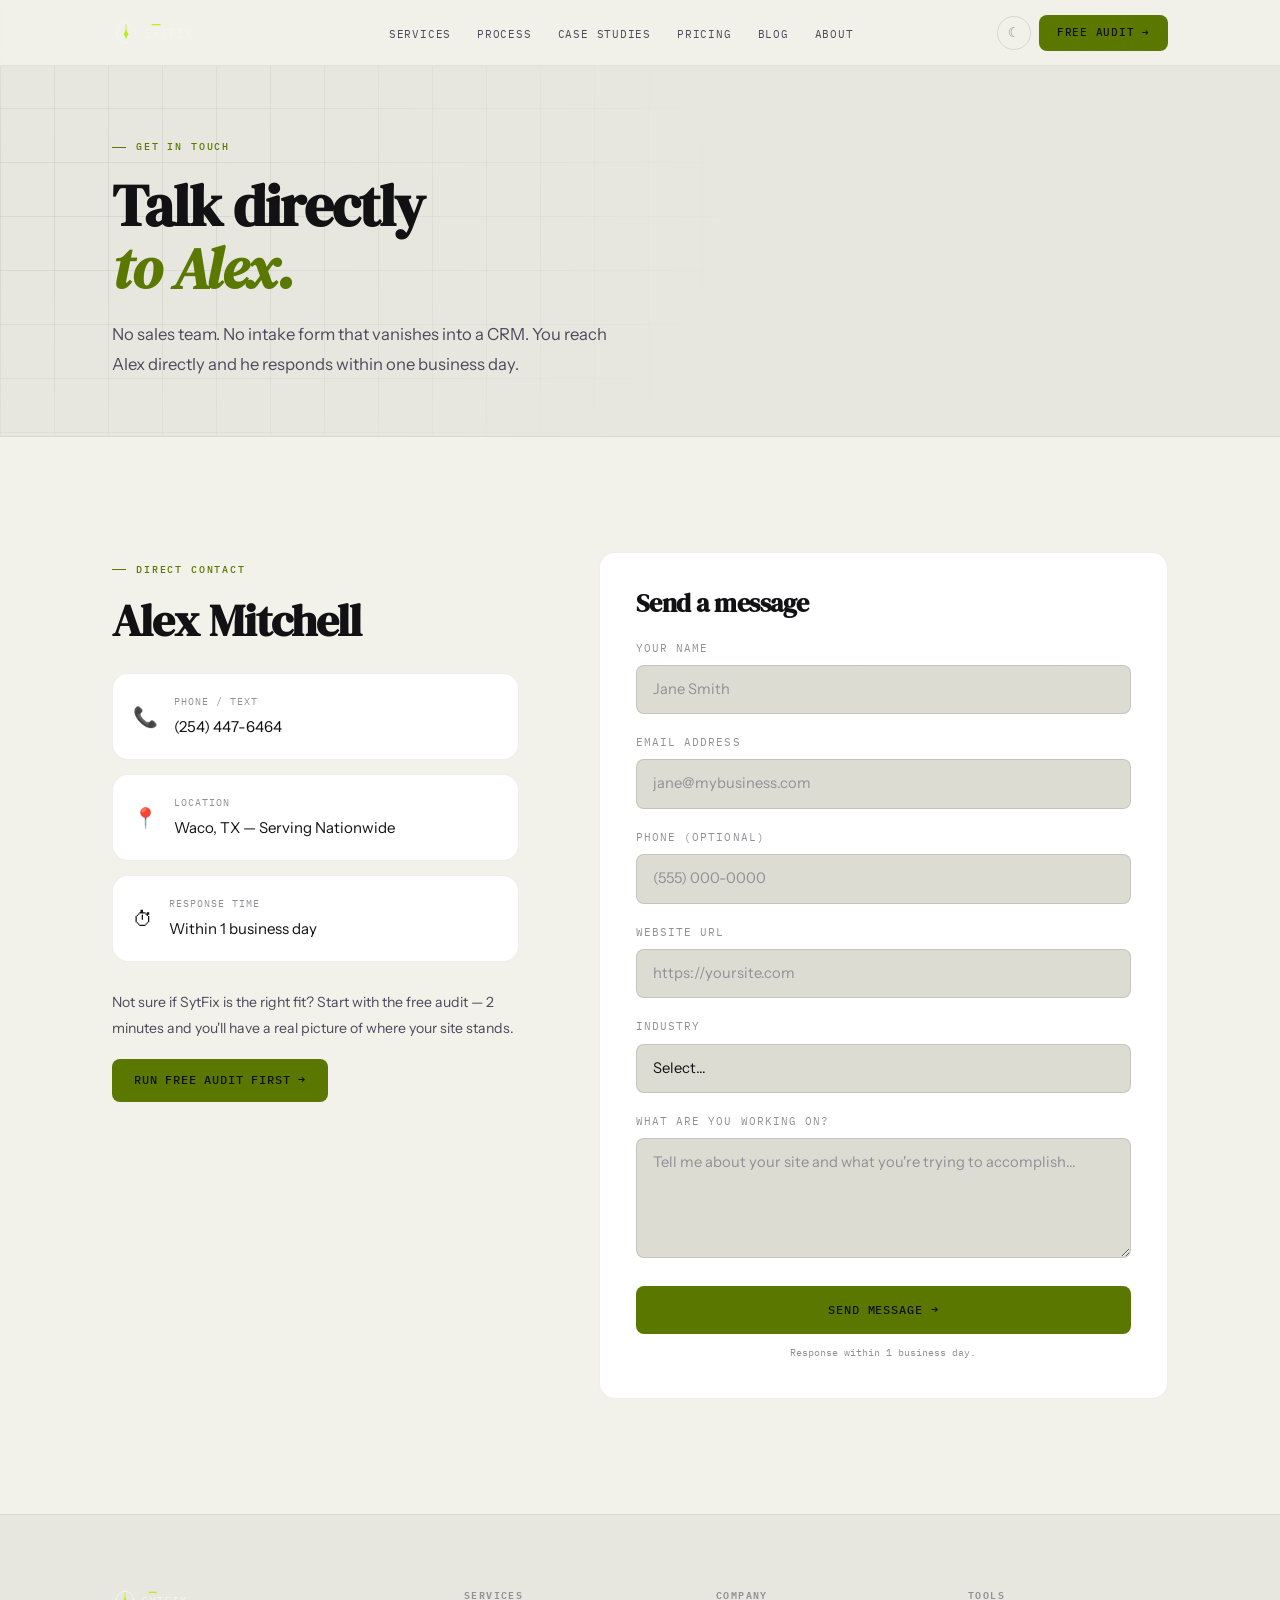
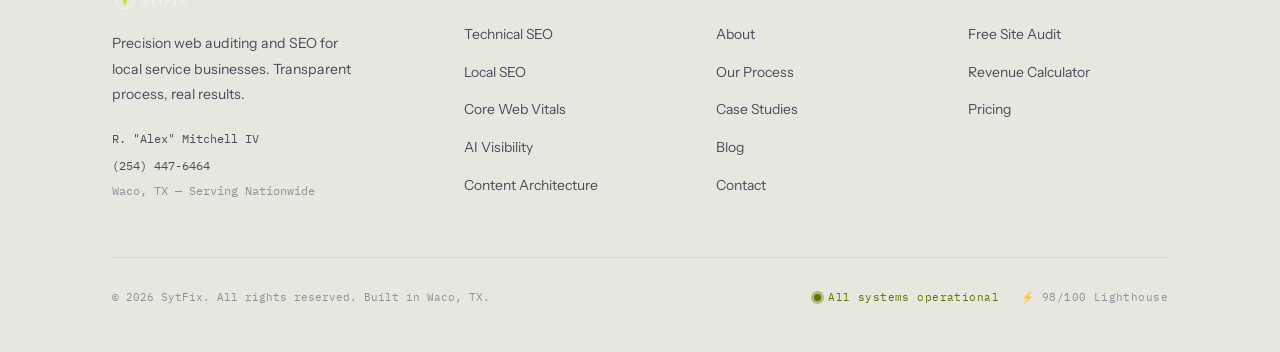
<file: contact.html>
<!DOCTYPE html>
<html lang="en" data-theme="dark">
<head>
<meta charset="UTF-8">
<meta name="viewport" content="width=device-width,initial-scale=1">
<meta name="description" content="Contact SytFix — talk directly to Alex Mitchell about your web audit and SEO needs.">
<meta property="og:title" content="Contact | SytFix">
<meta property="og:description" content="Contact SytFix — talk directly to Alex Mitchell about your web audit and SEO needs.">
<meta property="og:type" content="website">
<title>Contact | SytFix</title>
<link rel="canonical" href="https://sytfix.com/contact.html">
<meta property="og:url" content="https://sytfix.com/contact.html">
<meta name="twitter:card" content="summary_large_image">
<link rel="icon" href="img/icon.svg" type="image/svg+xml">
<link rel="stylesheet" href="css/main.css">

<script type="application/ld+json">
{
  "@context": "https://schema.org",
  "@type": "ProfessionalService",
  "name": "SytFix",
  "url": "https://sytfix.com/",
  "logo": "https://sytfix.com/img/logo.svg",
  "image": "https://sytfix.com/img/logo.svg",
  "email": "alex@sytfix.com",
  "telephone": "+1-254-447-6464",
  "founder": {"@type":"Person","name":"R. Alex Mitchell IV"},
  "areaServed": [{"@type":"City","name":"Waco"},{"@type":"Country","name":"United States"}],
  "address": {"@type":"PostalAddress","addressLocality":"Waco","addressRegion":"TX","addressCountry":"US"},
  "priceRange": "$$",
  "sameAs": [],
  "knowsAbout": ["Technical SEO", "Core Web Vitals", "Local SEO", "AI search visibility", "Schema markup", "Website audits"],
  "hasOfferCatalog": {
    "@type": "OfferCatalog",
    "name": "SytFix Audit Services",
    "itemListElement": [
      {"@type":"Offer","itemOffered":{"@type":"Service","name":"Technical SEO Audit"}},
      {"@type":"Offer","itemOffered":{"@type":"Service","name":"Local SEO Audit"}},
      {"@type":"Offer","itemOffered":{"@type":"Service","name":"Core Web Vitals Optimization"}},
      {"@type":"Offer","itemOffered":{"@type":"Service","name":"AI Visibility Audit"}}
    ]
  }
}
</script>
</head>
<body>
<div id="sf-loader" aria-hidden="true">
  <svg class="ld-svg" viewBox="75 215 185 175" xmlns="http://www.w3.org/2000/svg">
    <g transform="translate(0,600) scale(0.1,-0.1)">
      <path class="ld-arc" fill="#F4F4EE" d="M1510 3680 l0 -40 45 0 45 0 0 40 0 40 -45 0 -45 0 0 -40z"/>
      <path class="ld-arc" fill="#F4F4EE" d="M1335 3686 c-131 -42 -212 -92 -315 -196 -79 -78 -104 -111 -142 -185 -45 -89 -78 -183 -78 -224 0 -18 6 -21 39 -21 37 0 39 2 46 38 19 106 118 277 204 355 86 78 199 139 309 167 41 10 42 12 42 50 0 48 -5 49 -105 16z"/>
      <path class="ld-arc" fill="#F4F4EE" d="M1682 3669 c3 -41 3 -42 57 -56 139 -35 300 -153 384 -281 47 -71 91 -172 102 -234 7 -37 8 -38 50 -38 l43 0 -13 58 c-62 263 -260 477 -527 568 -97 33 -100 32 -96 -17z"/>
      <rect class="ld-tick" fill="#F4F4EE" x="780" y="2820" width="45" height="40"/>
      <rect class="ld-tick" fill="#F4F4EE" x="2240" y="2821" width="45" height="39"/>
      <rect class="ld-tick" fill="#F4F4EE" x="1510" y="3840" width="45" height="40"/>
      <rect class="ld-tick" fill="#F4F4EE" x="1514" y="2186" width="42" height="46"/>
      <path class="ld-bob" fill="#B8EF1B" d="M1540 3266 l0 -296 -30 0 c-29 0 -30 -2 -30 -44 0 -39 -4 -46 -40 -71 l-40 -28 0 -128 0 -128 76 -108 c41 -59 78 -109 82 -110 4 -1 42 50 85 114 l77 116 0 121 0 121 -45 30 c-41 28 -45 33 -45 73 0 38 -2 42 -25 42 l-25 0 -2 292 c-3 270 -4 293 -20 296 -17 3 -18 -16 -18 -292z"/>
    </g>
  </svg>
  <p class="ld-name">SytFix</p>
  <p class="ld-tag">Web Auditing &amp; SEO</p>
</div>
<div id="sf-bar"></div>
<nav class="nav" role="navigation" aria-label="Main navigation">
  <div class="nav-bg"></div>
  <div class="nav-in">
    <a href="index.html" class="nav-logo" aria-label="SytFix home">
      <img src="img/logo.svg" alt="SytFix" class="nav-logo-img">
    </a>
    <ul class="nav-links" role="list">
      <li><a href="services.html" class="">Services</a></li>
      <li><a href="process.html" class="">Process</a></li>
      <li><a href="case-studies.html" class="">Case Studies</a></li>
      <li><a href="pricing.html" class="">Pricing</a></li>
      <li><a href="blog.html" class="">Blog</a></li>
      <li><a href="about.html" class="">About</a></li>
    </ul>
    <div class="nav-cta">
      <button class="theme-btn" aria-label="Toggle theme">☀</button>
      <a href="audit.html" class="btn btn-p btn-sm">Free Audit →</a>
      <button class="burger" aria-label="Open menu" aria-expanded="false">
        <span></span><span></span><span></span>
      </button>
    </div>
  </div>
</nav>
<div class="nav-mob" role="menu">
  <a href="services.html">Services</a>
  <a href="process.html">Process</a>
  <a href="case-studies.html">Case Studies</a>
  <a href="pricing.html">Pricing</a>
  <a href="blog.html">Blog</a>
  <a href="about.html">About</a>
  <a href="contact.html">Contact</a>
  <div class="mob-cta">
    <a href="audit.html" class="btn btn-p btn-lg" style="width:100%;justify-content:center">Run Free Audit →</a>
  </div>
</div>

<header class="ph">
  <div class="wrap">
    <div class="eyebrow reveal">Get in Touch</div>
    <h1 class="reveal d1">Talk directly<br><em>to Alex.</em></h1>
    <p class="ph-lead reveal d2">No sales team. No intake form that vanishes into a CRM. You reach Alex directly and he responds within one business day.</p>
  </div>
</header>
<section class="section">
  <div class="wrap">
    <div class="contact-grid">
      <div>
        <div class="eyebrow reveal">Direct Contact</div>
        <h2 class="reveal d1" style="margin-bottom:28px">Alex Mitchell</h2>
        <div class="info-items reveal d2">
          <div class="info-item"><div class="info-icon">📞</div><div><div class="info-label">Phone / Text</div><a href="tel:2544476464" class="info-val">(254) 447-6464</a></div></div>
          <div class="info-item"><div class="info-icon">📍</div><div><div class="info-label">Location</div><span class="info-val">Waco, TX — Serving Nationwide</span></div></div>
          <div class="info-item"><div class="info-icon">⏱</div><div><div class="info-label">Response Time</div><span class="info-val">Within 1 business day</span></div></div>
        </div>
        <div style="margin-top:28px" class="reveal d3">
          <p style="font-size:.88rem;margin-bottom:18px">Not sure if SytFix is the right fit? Start with the free audit — 2 minutes and you'll have a real picture of where your site stands.</p>
          <a href="audit.html" class="btn btn-p">Run Free Audit First →</a>
        </div>
      </div>
      <div class="contact-form-card reveal d2">
        <h3 style="font-family:var(--serif);margin-bottom:22px">Send a message</h3>
        <div class="f-group"><label class="f-label" for="c-name">Your name</label><input class="f-input" type="text" id="c-name" placeholder="Jane Smith"></div>
        <div class="f-group"><label class="f-label" for="c-email">Email address</label><input class="f-input" type="email" id="c-email" placeholder="jane@mybusiness.com"></div>
        <div class="f-group"><label class="f-label" for="c-phone">Phone (optional)</label><input class="f-input" type="tel" id="c-phone" placeholder="(555) 000-0000"></div>
        <div class="f-group"><label class="f-label" for="c-url">Website URL</label><input class="f-input" type="text" id="c-url" placeholder="https://yoursite.com"></div>
        <div class="f-group"><label class="f-label" for="c-ind">Industry</label>
          <select class="f-select" id="c-ind">
            <option value="">Select…</option>
            <option>Legal Practice</option><option>HVAC &amp; Roofing</option>
            <option>Plumbing &amp; Electrical</option><option>Dental &amp; Medical</option>
            <option>Damage Restoration</option><option>Specialty Contractor</option><option>Other</option>
          </select></div>
        <div class="f-group"><label class="f-label" for="c-msg">What are you working on?</label>
          <textarea class="f-ta" id="c-msg" placeholder="Tell me about your site and what you're trying to accomplish…"></textarea></div>
        <button class="btn btn-p btn-lg" id="contact-btn" style="width:100%;justify-content:center">Send Message →</button>
        <p style="font-family:var(--mono);font-size:.64rem;color:var(--t3);margin-top:10px;text-align:center">Response within 1 business day.</p>
        <div class="success-msg" id="contact-success">
          <span style="font-size:1.5rem">✓</span>
          <p style="margin-top:8px;color:var(--t)">Message sent. Alex will be in touch within one business day.</p>
        </div>
      </div>
    </div>
  </div>
</section>
<footer class="footer">
  <div class="wrap">
    <div class="footer-grid">
      <div>
        <img src="img/logo.svg" alt="SytFix" class="footer-logo">
        <p class="footer-tagline">Precision web auditing and SEO for local service businesses. Transparent process, real results.</p>
        <div class="footer-contact">
          <span>R. "Alex" Mitchell IV</span>
          <a href="tel:2544476464">(254) 447-6464</a>
          <span style="font-size:.72rem;color:var(--t3)">Waco, TX — Serving Nationwide</span>
        </div>
      </div>
      <div class="footer-col">
        <h5>Services</h5>
        <ul>
          <li><a href="services.html#technical">Technical SEO</a></li>
          <li><a href="services.html#local">Local SEO</a></li>
          <li><a href="services.html#cwv">Core Web Vitals</a></li>
          <li><a href="services.html#ai">AI Visibility</a></li>
          <li><a href="services.html#content">Content Architecture</a></li>
        </ul>
      </div>
      <div class="footer-col">
        <h5>Company</h5>
        <ul>
          <li><a href="about.html">About</a></li>
          <li><a href="process.html">Our Process</a></li>
          <li><a href="case-studies.html">Case Studies</a></li>
          <li><a href="blog.html">Blog</a></li>
          <li><a href="contact.html">Contact</a></li>
        </ul>
      </div>
      <div class="footer-col">
        <h5>Tools</h5>
        <ul>
          <li><a href="audit.html">Free Site Audit</a></li>
          <li><a href="calculator.html">Revenue Calculator</a></li>
          <li><a href="pricing.html">Pricing</a></li>
        </ul>
      </div>
    </div>
    <div class="footer-bottom">
      <p class="footer-copy">© 2026 SytFix. All rights reserved. Built in Waco, TX.</p>
      <div class="footer-badges">
        <span class="footer-badge footer-badge-live"><span class="dot-live"></span> All systems operational</span>
        <span class="footer-badge">⚡ 98/100 Lighthouse</span>
      </div>
    </div>
  </div>
</footer>
<script src="js/app.js"></script>
</body>
</html>
</file>
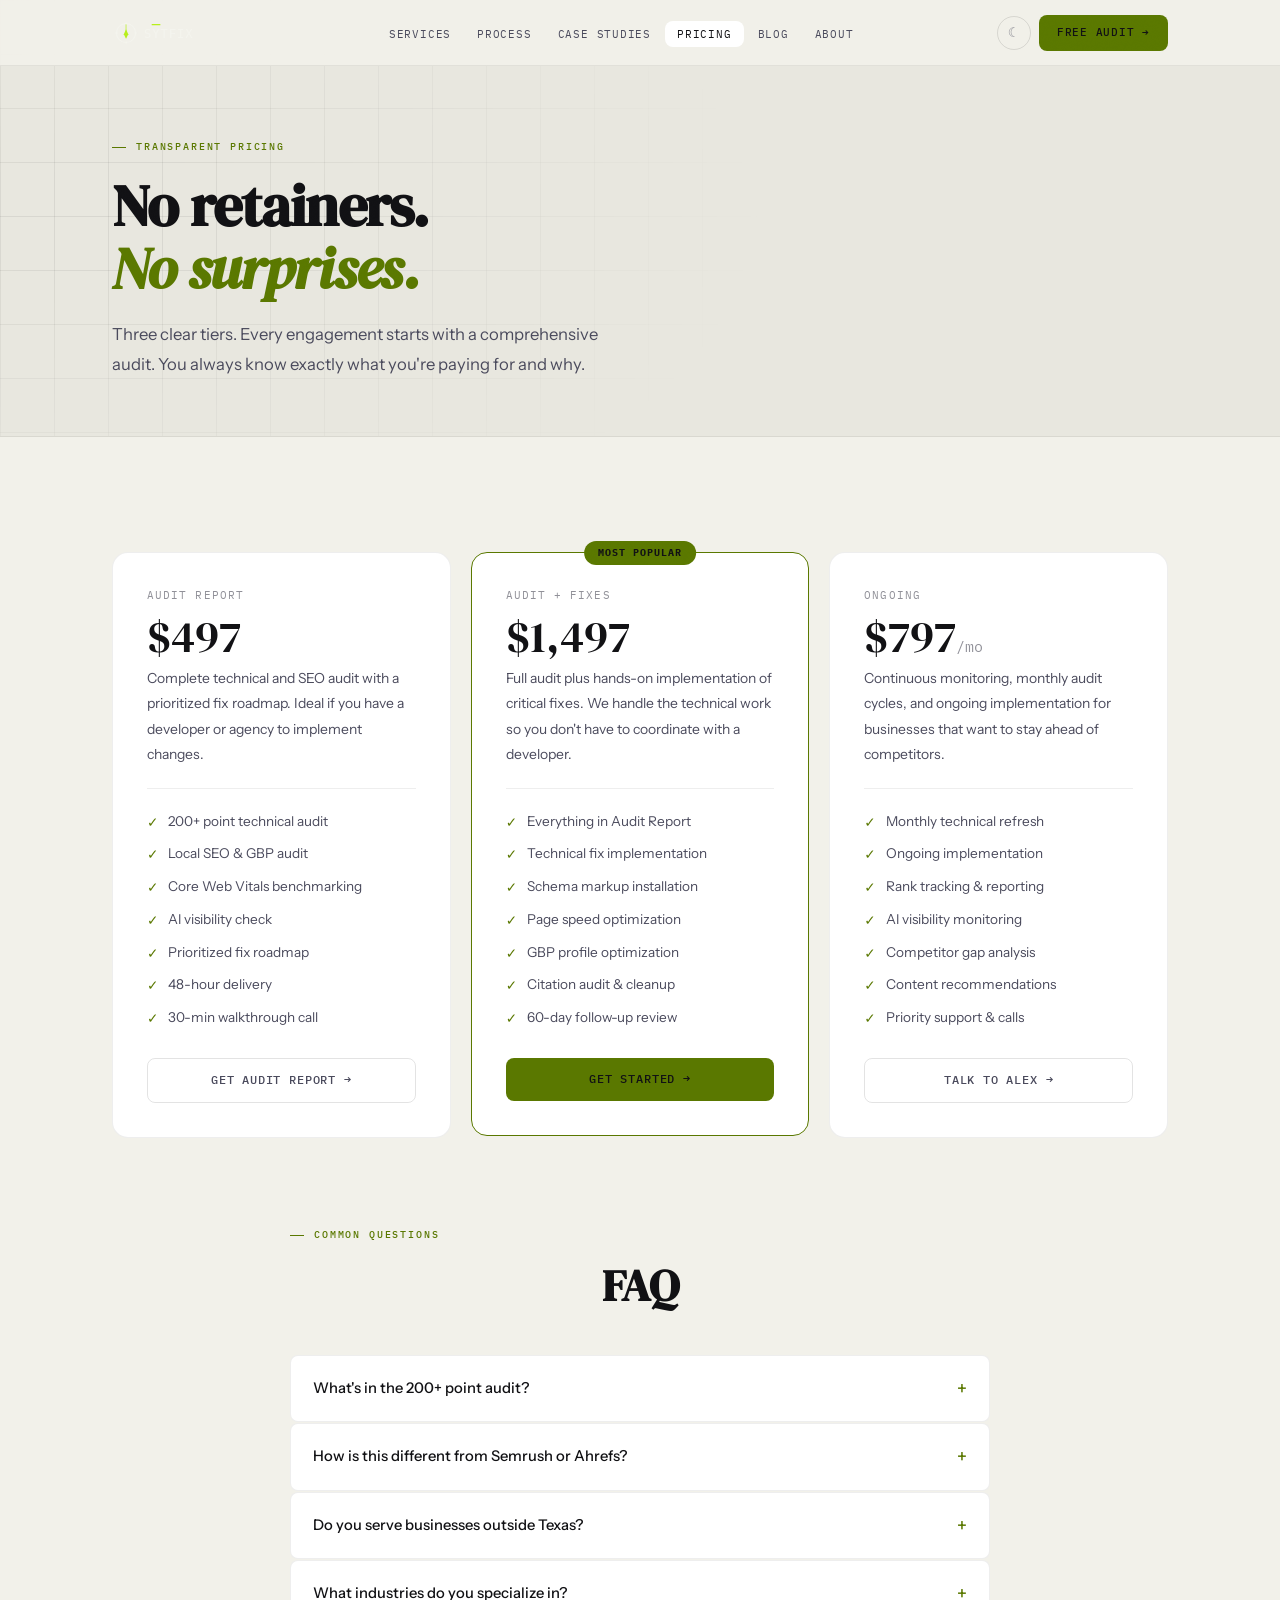
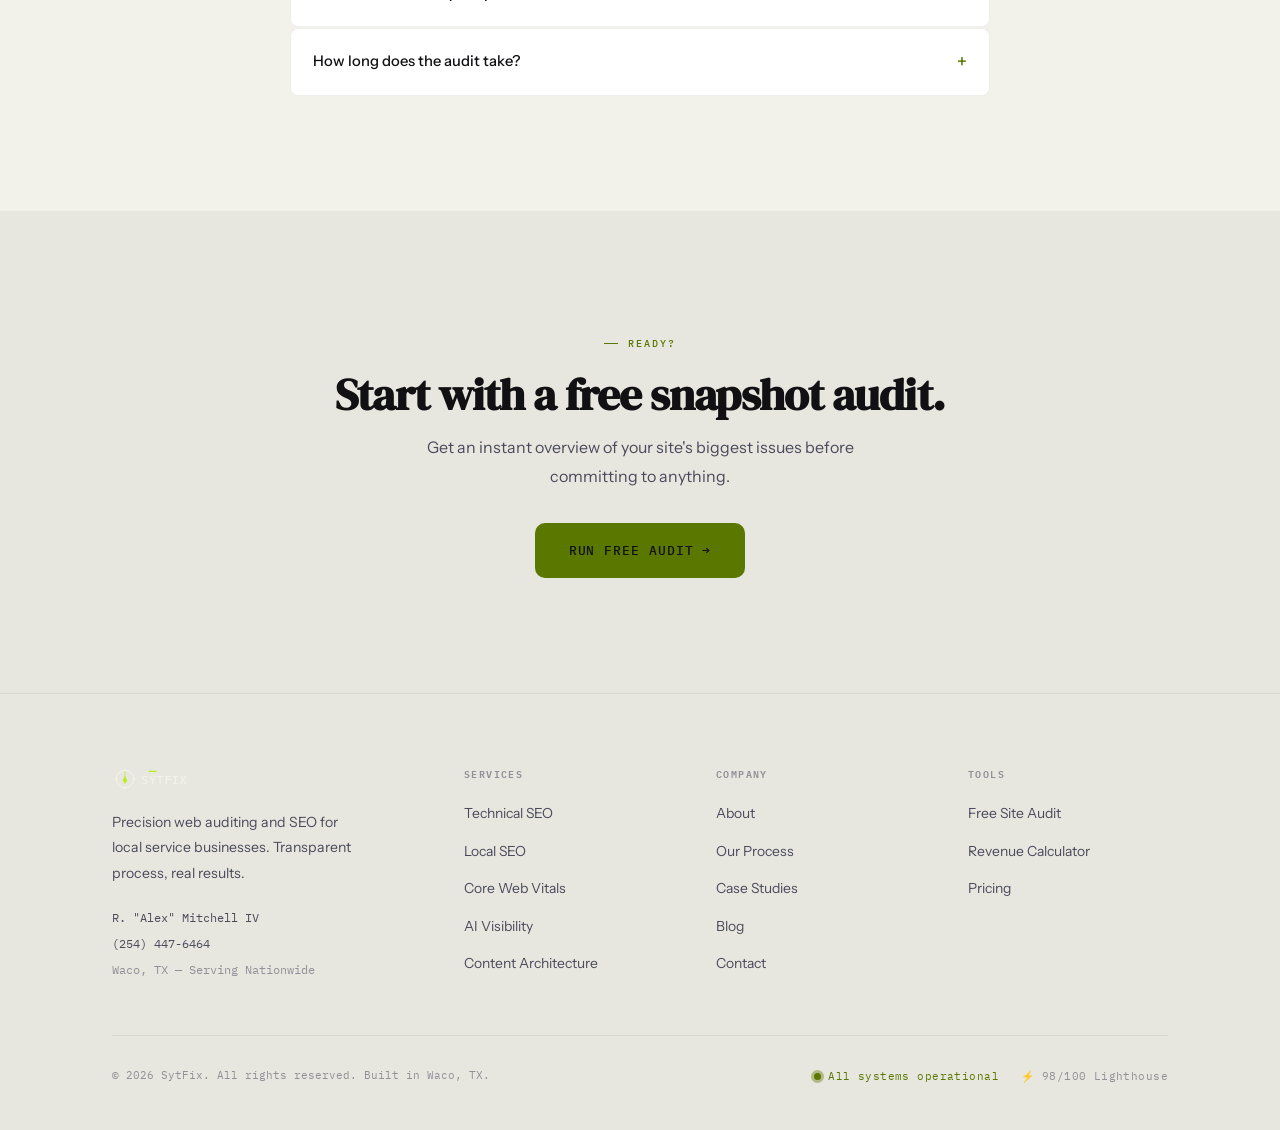
<file: pricing.html>
<!DOCTYPE html>
<html lang="en" data-theme="dark">
<head>
<meta charset="UTF-8">
<meta name="viewport" content="width=device-width,initial-scale=1">
<meta name="description" content="Transparent pricing for SytFix web audits and SEO services. Three tiers from $497.">
<meta property="og:title" content="Pricing | SytFix">
<meta property="og:description" content="Transparent pricing for SytFix web audits and SEO services. Three tiers from $497.">
<meta property="og:type" content="website">
<title>Pricing | SytFix</title>
<link rel="canonical" href="https://sytfix.com/pricing.html">
<meta property="og:url" content="https://sytfix.com/pricing.html">
<meta name="twitter:card" content="summary_large_image">
<link rel="icon" href="img/icon.svg" type="image/svg+xml">
<link rel="stylesheet" href="css/main.css">

<script type="application/ld+json">
{
  "@context": "https://schema.org",
  "@type": "ProfessionalService",
  "name": "SytFix",
  "url": "https://sytfix.com/",
  "logo": "https://sytfix.com/img/logo.svg",
  "image": "https://sytfix.com/img/logo.svg",
  "email": "alex@sytfix.com",
  "telephone": "+1-254-447-6464",
  "founder": {"@type":"Person","name":"R. Alex Mitchell IV"},
  "areaServed": [{"@type":"City","name":"Waco"},{"@type":"Country","name":"United States"}],
  "address": {"@type":"PostalAddress","addressLocality":"Waco","addressRegion":"TX","addressCountry":"US"},
  "priceRange": "$$",
  "sameAs": [],
  "knowsAbout": ["Technical SEO", "Core Web Vitals", "Local SEO", "AI search visibility", "Schema markup", "Website audits"],
  "hasOfferCatalog": {
    "@type": "OfferCatalog",
    "name": "SytFix Audit Services",
    "itemListElement": [
      {"@type":"Offer","itemOffered":{"@type":"Service","name":"Technical SEO Audit"}},
      {"@type":"Offer","itemOffered":{"@type":"Service","name":"Local SEO Audit"}},
      {"@type":"Offer","itemOffered":{"@type":"Service","name":"Core Web Vitals Optimization"}},
      {"@type":"Offer","itemOffered":{"@type":"Service","name":"AI Visibility Audit"}}
    ]
  }
}
</script>
</head>
<body>
<div id="sf-loader" aria-hidden="true">
  <svg class="ld-svg" viewBox="75 215 185 175" xmlns="http://www.w3.org/2000/svg">
    <g transform="translate(0,600) scale(0.1,-0.1)">
      <path class="ld-arc" fill="#F4F4EE" d="M1510 3680 l0 -40 45 0 45 0 0 40 0 40 -45 0 -45 0 0 -40z"/>
      <path class="ld-arc" fill="#F4F4EE" d="M1335 3686 c-131 -42 -212 -92 -315 -196 -79 -78 -104 -111 -142 -185 -45 -89 -78 -183 -78 -224 0 -18 6 -21 39 -21 37 0 39 2 46 38 19 106 118 277 204 355 86 78 199 139 309 167 41 10 42 12 42 50 0 48 -5 49 -105 16z"/>
      <path class="ld-arc" fill="#F4F4EE" d="M1682 3669 c3 -41 3 -42 57 -56 139 -35 300 -153 384 -281 47 -71 91 -172 102 -234 7 -37 8 -38 50 -38 l43 0 -13 58 c-62 263 -260 477 -527 568 -97 33 -100 32 -96 -17z"/>
      <rect class="ld-tick" fill="#F4F4EE" x="780" y="2820" width="45" height="40"/>
      <rect class="ld-tick" fill="#F4F4EE" x="2240" y="2821" width="45" height="39"/>
      <rect class="ld-tick" fill="#F4F4EE" x="1510" y="3840" width="45" height="40"/>
      <rect class="ld-tick" fill="#F4F4EE" x="1514" y="2186" width="42" height="46"/>
      <path class="ld-bob" fill="#B8EF1B" d="M1540 3266 l0 -296 -30 0 c-29 0 -30 -2 -30 -44 0 -39 -4 -46 -40 -71 l-40 -28 0 -128 0 -128 76 -108 c41 -59 78 -109 82 -110 4 -1 42 50 85 114 l77 116 0 121 0 121 -45 30 c-41 28 -45 33 -45 73 0 38 -2 42 -25 42 l-25 0 -2 292 c-3 270 -4 293 -20 296 -17 3 -18 -16 -18 -292z"/>
    </g>
  </svg>
  <p class="ld-name">SytFix</p>
  <p class="ld-tag">Web Auditing &amp; SEO</p>
</div>
<div id="sf-bar"></div>
<nav class="nav" role="navigation" aria-label="Main navigation">
  <div class="nav-bg"></div>
  <div class="nav-in">
    <a href="index.html" class="nav-logo" aria-label="SytFix home">
      <img src="img/logo.svg" alt="SytFix" class="nav-logo-img">
    </a>
    <ul class="nav-links" role="list">
      <li><a href="services.html" class="">Services</a></li>
      <li><a href="process.html" class="">Process</a></li>
      <li><a href="case-studies.html" class="">Case Studies</a></li>
      <li><a href="pricing.html" class="active">Pricing</a></li>
      <li><a href="blog.html" class="">Blog</a></li>
      <li><a href="about.html" class="">About</a></li>
    </ul>
    <div class="nav-cta">
      <button class="theme-btn" aria-label="Toggle theme">☀</button>
      <a href="audit.html" class="btn btn-p btn-sm">Free Audit →</a>
      <button class="burger" aria-label="Open menu" aria-expanded="false">
        <span></span><span></span><span></span>
      </button>
    </div>
  </div>
</nav>
<div class="nav-mob" role="menu">
  <a href="services.html">Services</a>
  <a href="process.html">Process</a>
  <a href="case-studies.html">Case Studies</a>
  <a href="pricing.html">Pricing</a>
  <a href="blog.html">Blog</a>
  <a href="about.html">About</a>
  <a href="contact.html">Contact</a>
  <div class="mob-cta">
    <a href="audit.html" class="btn btn-p btn-lg" style="width:100%;justify-content:center">Run Free Audit →</a>
  </div>
</div>

<header class="ph">
  <div class="wrap">
    <div class="eyebrow reveal">Transparent Pricing</div>
    <h1 class="reveal d1">No retainers.<br><em>No surprises.</em></h1>
    <p class="ph-lead reveal d2">Three clear tiers. Every engagement starts with a comprehensive audit. You always know exactly what you're paying for and why.</p>
  </div>
</header>
<section class="section">
  <div class="wrap">
    <div class="pricing-grid">
      <div class="price-card reveal">
        <div class="price-tier">Audit Report</div>
        <div class="price-val">$497</div>
        <p class="price-desc">Complete technical and SEO audit with a prioritized fix roadmap. Ideal if you have a developer or agency to implement changes.</p>
        <div class="price-feats">
          <div class="price-feat">200+ point technical audit</div>
          <div class="price-feat">Local SEO &amp; GBP audit</div>
          <div class="price-feat">Core Web Vitals benchmarking</div>
          <div class="price-feat">AI visibility check</div>
          <div class="price-feat">Prioritized fix roadmap</div>
          <div class="price-feat">48-hour delivery</div>
          <div class="price-feat">30-min walkthrough call</div>
        </div>
        <a href="audit.html" class="btn btn-g" style="width:100%;justify-content:center">Get Audit Report →</a>
      </div>
      <div class="price-card price-card-feat reveal d1">
        <div class="price-tier">Audit + Fixes</div>
        <div class="price-val">$1,497</div>
        <p class="price-desc">Full audit plus hands-on implementation of critical fixes. We handle the technical work so you don't have to coordinate with a developer.</p>
        <div class="price-feats">
          <div class="price-feat">Everything in Audit Report</div>
          <div class="price-feat">Technical fix implementation</div>
          <div class="price-feat">Schema markup installation</div>
          <div class="price-feat">Page speed optimization</div>
          <div class="price-feat">GBP profile optimization</div>
          <div class="price-feat">Citation audit &amp; cleanup</div>
          <div class="price-feat">60-day follow-up review</div>
        </div>
        <a href="contact.html" class="btn btn-p" style="width:100%;justify-content:center">Get Started →</a>
      </div>
      <div class="price-card reveal d2">
        <div class="price-tier">Ongoing</div>
        <div class="price-val">$797<span>/mo</span></div>
        <p class="price-desc">Continuous monitoring, monthly audit cycles, and ongoing implementation for businesses that want to stay ahead of competitors.</p>
        <div class="price-feats">
          <div class="price-feat">Monthly technical refresh</div>
          <div class="price-feat">Ongoing implementation</div>
          <div class="price-feat">Rank tracking &amp; reporting</div>
          <div class="price-feat">AI visibility monitoring</div>
          <div class="price-feat">Competitor gap analysis</div>
          <div class="price-feat">Content recommendations</div>
          <div class="price-feat">Priority support &amp; calls</div>
        </div>
        <a href="contact.html" class="btn btn-g" style="width:100%;justify-content:center">Talk to Alex →</a>
      </div>
    </div>
    <div style="max-width:700px;margin:80px auto 0">
      <div class="eyebrow reveal" style="justify-content:center">Common Questions</div>
      <h2 class="reveal d1" style="text-align:center;margin-bottom:44px">FAQ</h2>
      <div class="faq-list">
        <details class="faq-item reveal">
          <summary>What's in the 200+ point audit?</summary>
          <p>Crawlability, indexation, site architecture, structured data, internal linking, duplicate content, page speed (all Core Web Vitals), mobile usability, HTTPS, Google Business Profile, citation consistency across 50+ directories, AI search visibility, and content quality across your key pages.</p>
        </details>
        <details class="faq-item reveal">
          <summary>How is this different from Semrush or Ahrefs?</summary>
          <p>Automated tools flag hundreds of issues with no context or prioritization. SytFix gives you a revenue-impact-ranked roadmap specific to your industry and local market, with manual review included. The AI visibility audit is also something most platforms don't offer.</p>
        </details>
        <details class="faq-item reveal">
          <summary>Do you serve businesses outside Texas?</summary>
          <p>Yes. Alex is based in Waco, TX, but SytFix serves clients nationwide. All audits and consultations are remote — phone and video call.</p>
        </details>
        <details class="faq-item reveal">
          <summary>What industries do you specialize in?</summary>
          <p>Legal practices, HVAC &amp; roofing, plumbing &amp; electrical, dental &amp; medical, damage restoration, and specialty contractors. We know the specific local SEO and schema signals that matter in each niche.</p>
        </details>
        <details class="faq-item reveal">
          <summary>How long does the audit take?</summary>
          <p>The full report is delivered within 48 business hours. Rush 24-hour delivery is available — contact us for pricing.</p>
        </details>
      </div>
    </div>
  </div>
</section>
<section class="section section-alt">
  <div class="wrap" style="text-align:center">
    <div class="eyebrow reveal" style="justify-content:center">Ready?</div>
    <h2 class="reveal d1" style="margin-bottom:14px">Start with a free snapshot audit.</h2>
    <p class="reveal d2" style="margin-bottom:32px;max-width:440px;margin-left:auto;margin-right:auto">Get an instant overview of your site's biggest issues before committing to anything.</p>
    <a href="audit.html" class="btn btn-p btn-xl reveal d3">Run Free Audit →</a>
  </div>
</section>
<footer class="footer">
  <div class="wrap">
    <div class="footer-grid">
      <div>
        <img src="img/logo.svg" alt="SytFix" class="footer-logo">
        <p class="footer-tagline">Precision web auditing and SEO for local service businesses. Transparent process, real results.</p>
        <div class="footer-contact">
          <span>R. "Alex" Mitchell IV</span>
          <a href="tel:2544476464">(254) 447-6464</a>
          <span style="font-size:.72rem;color:var(--t3)">Waco, TX — Serving Nationwide</span>
        </div>
      </div>
      <div class="footer-col">
        <h5>Services</h5>
        <ul>
          <li><a href="services.html#technical">Technical SEO</a></li>
          <li><a href="services.html#local">Local SEO</a></li>
          <li><a href="services.html#cwv">Core Web Vitals</a></li>
          <li><a href="services.html#ai">AI Visibility</a></li>
          <li><a href="services.html#content">Content Architecture</a></li>
        </ul>
      </div>
      <div class="footer-col">
        <h5>Company</h5>
        <ul>
          <li><a href="about.html">About</a></li>
          <li><a href="process.html">Our Process</a></li>
          <li><a href="case-studies.html">Case Studies</a></li>
          <li><a href="blog.html">Blog</a></li>
          <li><a href="contact.html">Contact</a></li>
        </ul>
      </div>
      <div class="footer-col">
        <h5>Tools</h5>
        <ul>
          <li><a href="audit.html">Free Site Audit</a></li>
          <li><a href="calculator.html">Revenue Calculator</a></li>
          <li><a href="pricing.html">Pricing</a></li>
        </ul>
      </div>
    </div>
    <div class="footer-bottom">
      <p class="footer-copy">© 2026 SytFix. All rights reserved. Built in Waco, TX.</p>
      <div class="footer-badges">
        <span class="footer-badge footer-badge-live"><span class="dot-live"></span> All systems operational</span>
        <span class="footer-badge">⚡ 98/100 Lighthouse</span>
      </div>
    </div>
  </div>
</footer>
<script src="js/app.js"></script>
</body>
</html>
</file>
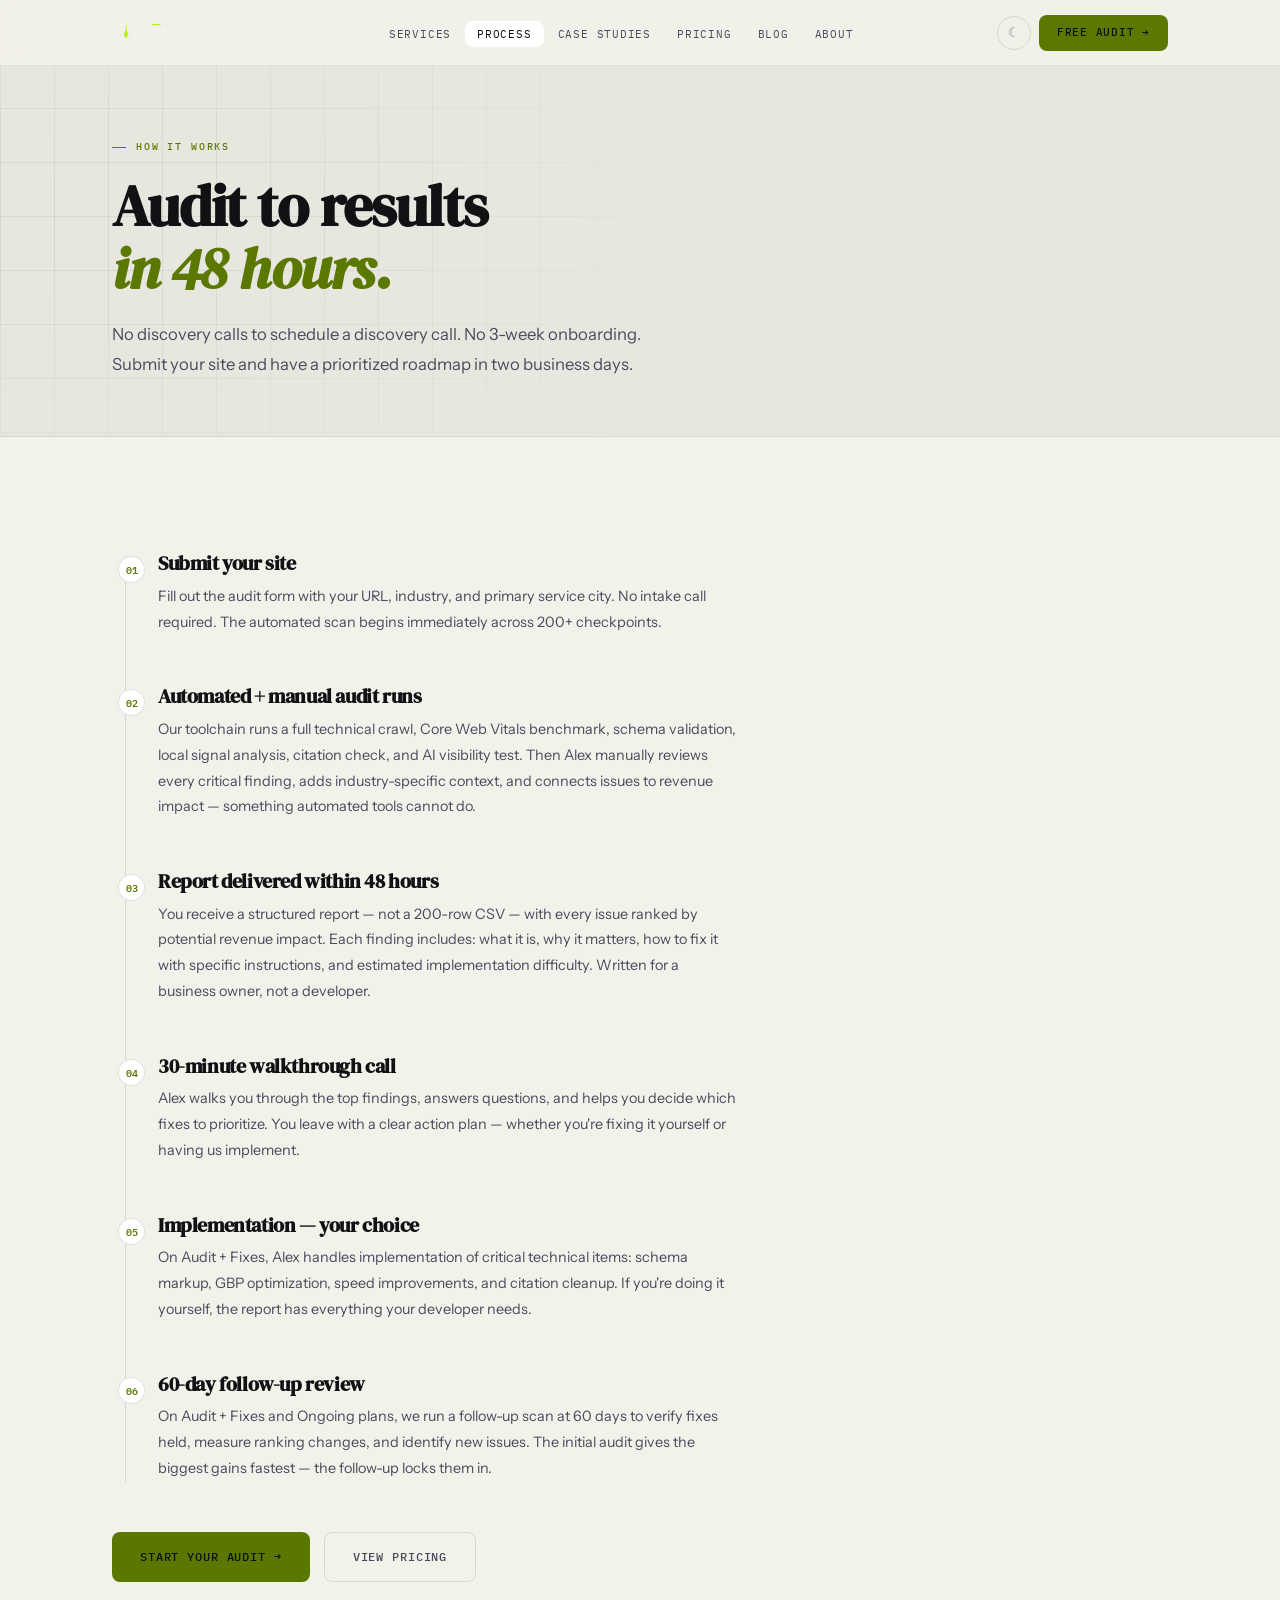
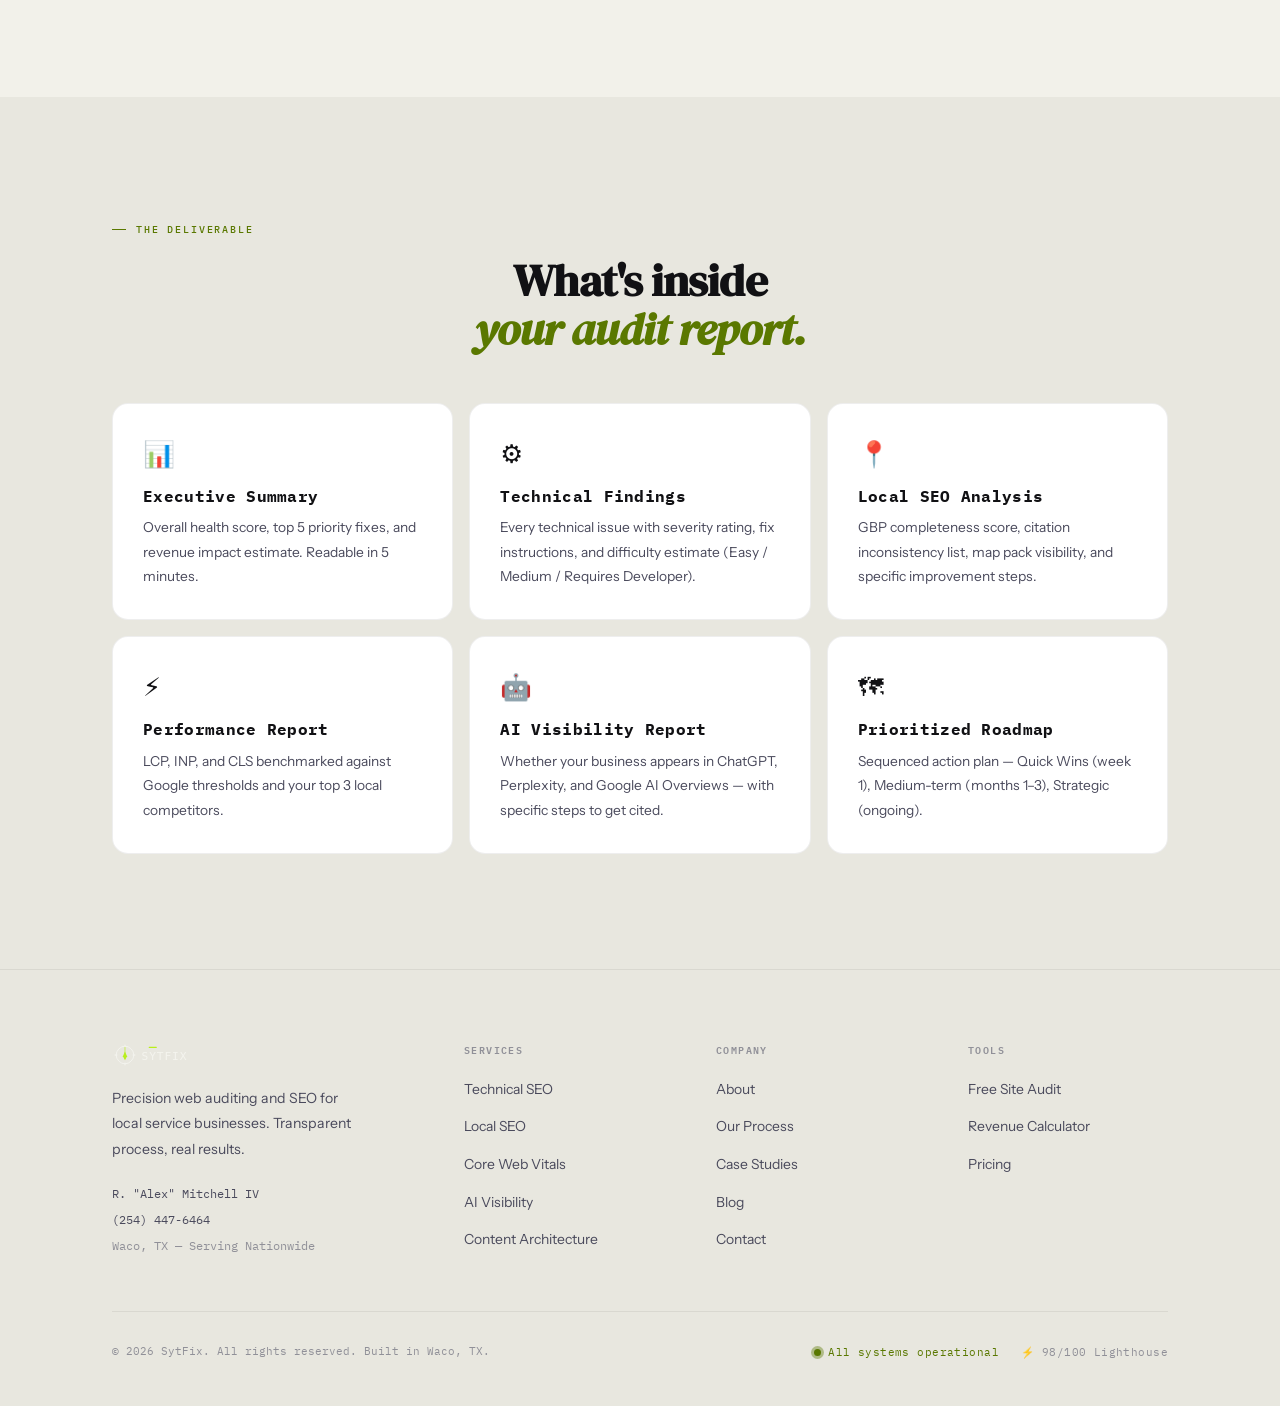
<file: process.html>
<!DOCTYPE html>
<html lang="en" data-theme="dark">
<head>
<meta charset="UTF-8">
<meta name="viewport" content="width=device-width,initial-scale=1">
<meta name="description" content="How the SytFix audit process works — from submission to results in 48 hours.">
<meta property="og:title" content="Our Process | SytFix">
<meta property="og:description" content="How the SytFix audit process works — from submission to results in 48 hours.">
<meta property="og:type" content="website">
<title>Our Process | SytFix</title>
<link rel="canonical" href="https://sytfix.com/process.html">
<meta property="og:url" content="https://sytfix.com/process.html">
<meta name="twitter:card" content="summary_large_image">
<link rel="icon" href="img/icon.svg" type="image/svg+xml">
<link rel="stylesheet" href="css/main.css">

<script type="application/ld+json">
{
  "@context": "https://schema.org",
  "@type": "ProfessionalService",
  "name": "SytFix",
  "url": "https://sytfix.com/",
  "logo": "https://sytfix.com/img/logo.svg",
  "image": "https://sytfix.com/img/logo.svg",
  "email": "alex@sytfix.com",
  "telephone": "+1-254-447-6464",
  "founder": {"@type":"Person","name":"R. Alex Mitchell IV"},
  "areaServed": [{"@type":"City","name":"Waco"},{"@type":"Country","name":"United States"}],
  "address": {"@type":"PostalAddress","addressLocality":"Waco","addressRegion":"TX","addressCountry":"US"},
  "priceRange": "$$",
  "sameAs": [],
  "knowsAbout": ["Technical SEO", "Core Web Vitals", "Local SEO", "AI search visibility", "Schema markup", "Website audits"],
  "hasOfferCatalog": {
    "@type": "OfferCatalog",
    "name": "SytFix Audit Services",
    "itemListElement": [
      {"@type":"Offer","itemOffered":{"@type":"Service","name":"Technical SEO Audit"}},
      {"@type":"Offer","itemOffered":{"@type":"Service","name":"Local SEO Audit"}},
      {"@type":"Offer","itemOffered":{"@type":"Service","name":"Core Web Vitals Optimization"}},
      {"@type":"Offer","itemOffered":{"@type":"Service","name":"AI Visibility Audit"}}
    ]
  }
}
</script>
</head>
<body>
<div id="sf-loader" aria-hidden="true">
  <svg class="ld-svg" viewBox="75 215 185 175" xmlns="http://www.w3.org/2000/svg">
    <g transform="translate(0,600) scale(0.1,-0.1)">
      <path class="ld-arc" fill="#F4F4EE" d="M1510 3680 l0 -40 45 0 45 0 0 40 0 40 -45 0 -45 0 0 -40z"/>
      <path class="ld-arc" fill="#F4F4EE" d="M1335 3686 c-131 -42 -212 -92 -315 -196 -79 -78 -104 -111 -142 -185 -45 -89 -78 -183 -78 -224 0 -18 6 -21 39 -21 37 0 39 2 46 38 19 106 118 277 204 355 86 78 199 139 309 167 41 10 42 12 42 50 0 48 -5 49 -105 16z"/>
      <path class="ld-arc" fill="#F4F4EE" d="M1682 3669 c3 -41 3 -42 57 -56 139 -35 300 -153 384 -281 47 -71 91 -172 102 -234 7 -37 8 -38 50 -38 l43 0 -13 58 c-62 263 -260 477 -527 568 -97 33 -100 32 -96 -17z"/>
      <rect class="ld-tick" fill="#F4F4EE" x="780" y="2820" width="45" height="40"/>
      <rect class="ld-tick" fill="#F4F4EE" x="2240" y="2821" width="45" height="39"/>
      <rect class="ld-tick" fill="#F4F4EE" x="1510" y="3840" width="45" height="40"/>
      <rect class="ld-tick" fill="#F4F4EE" x="1514" y="2186" width="42" height="46"/>
      <path class="ld-bob" fill="#B8EF1B" d="M1540 3266 l0 -296 -30 0 c-29 0 -30 -2 -30 -44 0 -39 -4 -46 -40 -71 l-40 -28 0 -128 0 -128 76 -108 c41 -59 78 -109 82 -110 4 -1 42 50 85 114 l77 116 0 121 0 121 -45 30 c-41 28 -45 33 -45 73 0 38 -2 42 -25 42 l-25 0 -2 292 c-3 270 -4 293 -20 296 -17 3 -18 -16 -18 -292z"/>
    </g>
  </svg>
  <p class="ld-name">SytFix</p>
  <p class="ld-tag">Web Auditing &amp; SEO</p>
</div>
<div id="sf-bar"></div>
<nav class="nav" role="navigation" aria-label="Main navigation">
  <div class="nav-bg"></div>
  <div class="nav-in">
    <a href="index.html" class="nav-logo" aria-label="SytFix home">
      <img src="img/logo.svg" alt="SytFix" class="nav-logo-img">
    </a>
    <ul class="nav-links" role="list">
      <li><a href="services.html" class="">Services</a></li>
      <li><a href="process.html" class="active">Process</a></li>
      <li><a href="case-studies.html" class="">Case Studies</a></li>
      <li><a href="pricing.html" class="">Pricing</a></li>
      <li><a href="blog.html" class="">Blog</a></li>
      <li><a href="about.html" class="">About</a></li>
    </ul>
    <div class="nav-cta">
      <button class="theme-btn" aria-label="Toggle theme">☀</button>
      <a href="audit.html" class="btn btn-p btn-sm">Free Audit →</a>
      <button class="burger" aria-label="Open menu" aria-expanded="false">
        <span></span><span></span><span></span>
      </button>
    </div>
  </div>
</nav>
<div class="nav-mob" role="menu">
  <a href="services.html">Services</a>
  <a href="process.html">Process</a>
  <a href="case-studies.html">Case Studies</a>
  <a href="pricing.html">Pricing</a>
  <a href="blog.html">Blog</a>
  <a href="about.html">About</a>
  <a href="contact.html">Contact</a>
  <div class="mob-cta">
    <a href="audit.html" class="btn btn-p btn-lg" style="width:100%;justify-content:center">Run Free Audit →</a>
  </div>
</div>

<header class="ph">
  <div class="wrap">
    <div class="eyebrow reveal">How It Works</div>
    <h1 class="reveal d1">Audit to results<br><em>in 48 hours.</em></h1>
    <p class="ph-lead reveal d2">No discovery calls to schedule a discovery call. No 3-week onboarding. Submit your site and have a prioritized roadmap in two business days.</p>
  </div>
</header>
<section class="section">
  <div class="wrap">
    <div class="timeline">
      <div class="tl-item reveal"><div class="tl-dot">01</div><h3>Submit your site</h3><p>Fill out the audit form with your URL, industry, and primary service city. No intake call required. The automated scan begins immediately across 200+ checkpoints.</p></div>
      <div class="tl-item reveal"><div class="tl-dot">02</div><h3>Automated + manual audit runs</h3><p>Our toolchain runs a full technical crawl, Core Web Vitals benchmark, schema validation, local signal analysis, citation check, and AI visibility test. Then Alex manually reviews every critical finding, adds industry-specific context, and connects issues to revenue impact — something automated tools cannot do.</p></div>
      <div class="tl-item reveal"><div class="tl-dot">03</div><h3>Report delivered within 48 hours</h3><p>You receive a structured report — not a 200-row CSV — with every issue ranked by potential revenue impact. Each finding includes: what it is, why it matters, how to fix it with specific instructions, and estimated implementation difficulty. Written for a business owner, not a developer.</p></div>
      <div class="tl-item reveal"><div class="tl-dot">04</div><h3>30-minute walkthrough call</h3><p>Alex walks you through the top findings, answers questions, and helps you decide which fixes to prioritize. You leave with a clear action plan — whether you're fixing it yourself or having us implement.</p></div>
      <div class="tl-item reveal"><div class="tl-dot">05</div><h3>Implementation — your choice</h3><p>On Audit + Fixes, Alex handles implementation of critical technical items: schema markup, GBP optimization, speed improvements, and citation cleanup. If you're doing it yourself, the report has everything your developer needs.</p></div>
      <div class="tl-item reveal"><div class="tl-dot">06</div><h3>60-day follow-up review</h3><p>On Audit + Fixes and Ongoing plans, we run a follow-up scan at 60 days to verify fixes held, measure ranking changes, and identify new issues. The initial audit gives the biggest gains fastest — the follow-up locks them in.</p></div>
    </div>
    <div style="margin-top:48px;display:flex;gap:14px;flex-wrap:wrap" class="reveal">
      <a href="audit.html" class="btn btn-p btn-lg">Start Your Audit →</a>
      <a href="pricing.html" class="btn btn-g btn-lg">View Pricing</a>
    </div>
  </div>
</section>
<section class="section section-alt">
  <div class="wrap">
    <div class="eyebrow reveal" style="justify-content:center">The Deliverable</div>
    <h2 class="reveal d1" style="text-align:center;margin-bottom:48px">What's inside<br><em>your audit report.</em></h2>
    <div style="display:grid;grid-template-columns:repeat(3,1fr);gap:16px">
      <div class="card reveal"><div style="font-size:1.6rem;margin-bottom:10px">📊</div><h4 style="font-size:1rem;margin-bottom:8px">Executive Summary</h4><p style="font-size:.86rem">Overall health score, top 5 priority fixes, and revenue impact estimate. Readable in 5 minutes.</p></div>
      <div class="card reveal d1"><div style="font-size:1.6rem;margin-bottom:10px">⚙</div><h4 style="font-size:1rem;margin-bottom:8px">Technical Findings</h4><p style="font-size:.86rem">Every technical issue with severity rating, fix instructions, and difficulty estimate (Easy / Medium / Requires Developer).</p></div>
      <div class="card reveal d2"><div style="font-size:1.6rem;margin-bottom:10px">📍</div><h4 style="font-size:1rem;margin-bottom:8px">Local SEO Analysis</h4><p style="font-size:.86rem">GBP completeness score, citation inconsistency list, map pack visibility, and specific improvement steps.</p></div>
      <div class="card reveal"><div style="font-size:1.6rem;margin-bottom:10px">⚡</div><h4 style="font-size:1rem;margin-bottom:8px">Performance Report</h4><p style="font-size:.86rem">LCP, INP, and CLS benchmarked against Google thresholds and your top 3 local competitors.</p></div>
      <div class="card reveal d1"><div style="font-size:1.6rem;margin-bottom:10px">🤖</div><h4 style="font-size:1rem;margin-bottom:8px">AI Visibility Report</h4><p style="font-size:.86rem">Whether your business appears in ChatGPT, Perplexity, and Google AI Overviews — with specific steps to get cited.</p></div>
      <div class="card reveal d2"><div style="font-size:1.6rem;margin-bottom:10px">🗺</div><h4 style="font-size:1rem;margin-bottom:8px">Prioritized Roadmap</h4><p style="font-size:.86rem">Sequenced action plan — Quick Wins (week 1), Medium-term (months 1–3), Strategic (ongoing).</p></div>
    </div>
  </div>
</section>
<footer class="footer">
  <div class="wrap">
    <div class="footer-grid">
      <div>
        <img src="img/logo.svg" alt="SytFix" class="footer-logo">
        <p class="footer-tagline">Precision web auditing and SEO for local service businesses. Transparent process, real results.</p>
        <div class="footer-contact">
          <span>R. "Alex" Mitchell IV</span>
          <a href="tel:2544476464">(254) 447-6464</a>
          <span style="font-size:.72rem;color:var(--t3)">Waco, TX — Serving Nationwide</span>
        </div>
      </div>
      <div class="footer-col">
        <h5>Services</h5>
        <ul>
          <li><a href="services.html#technical">Technical SEO</a></li>
          <li><a href="services.html#local">Local SEO</a></li>
          <li><a href="services.html#cwv">Core Web Vitals</a></li>
          <li><a href="services.html#ai">AI Visibility</a></li>
          <li><a href="services.html#content">Content Architecture</a></li>
        </ul>
      </div>
      <div class="footer-col">
        <h5>Company</h5>
        <ul>
          <li><a href="about.html">About</a></li>
          <li><a href="process.html">Our Process</a></li>
          <li><a href="case-studies.html">Case Studies</a></li>
          <li><a href="blog.html">Blog</a></li>
          <li><a href="contact.html">Contact</a></li>
        </ul>
      </div>
      <div class="footer-col">
        <h5>Tools</h5>
        <ul>
          <li><a href="audit.html">Free Site Audit</a></li>
          <li><a href="calculator.html">Revenue Calculator</a></li>
          <li><a href="pricing.html">Pricing</a></li>
        </ul>
      </div>
    </div>
    <div class="footer-bottom">
      <p class="footer-copy">© 2026 SytFix. All rights reserved. Built in Waco, TX.</p>
      <div class="footer-badges">
        <span class="footer-badge footer-badge-live"><span class="dot-live"></span> All systems operational</span>
        <span class="footer-badge">⚡ 98/100 Lighthouse</span>
      </div>
    </div>
  </div>
</footer>
<script src="js/app.js"></script>
</body>
</html>
</file>
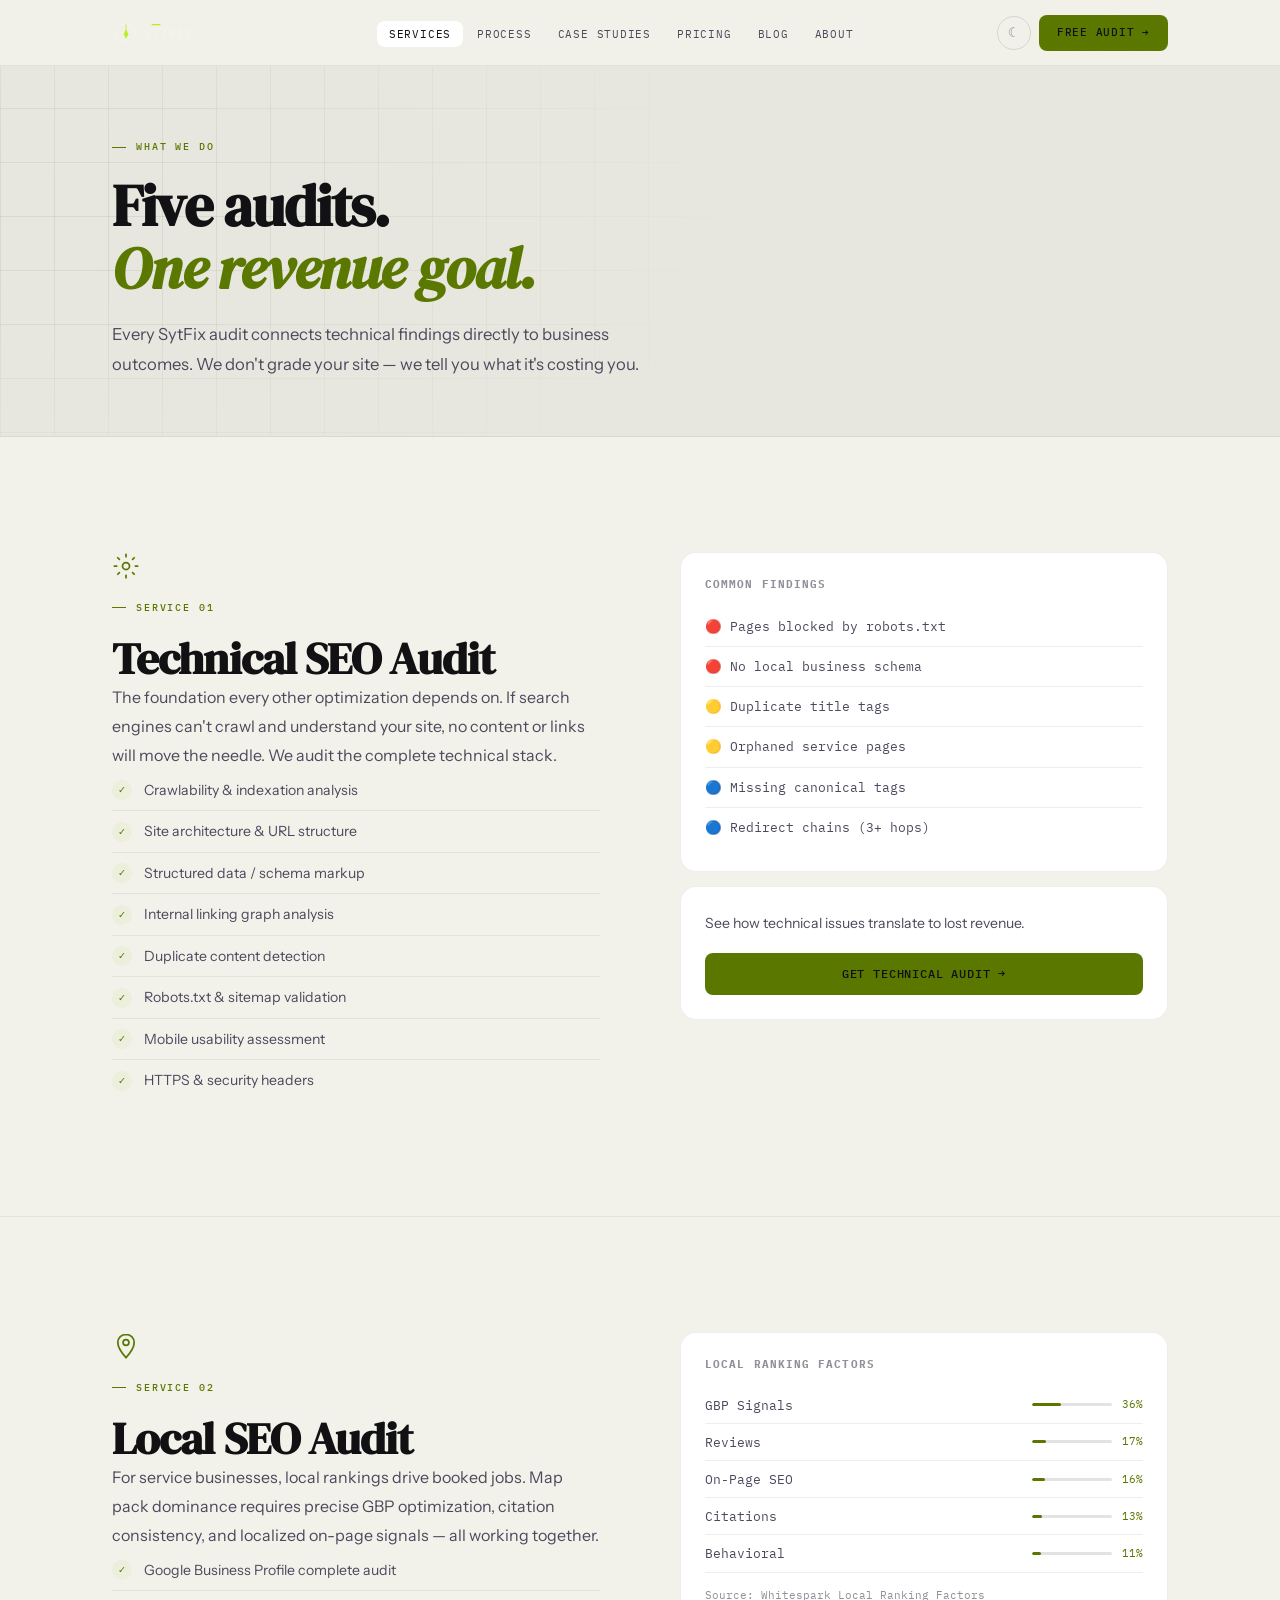
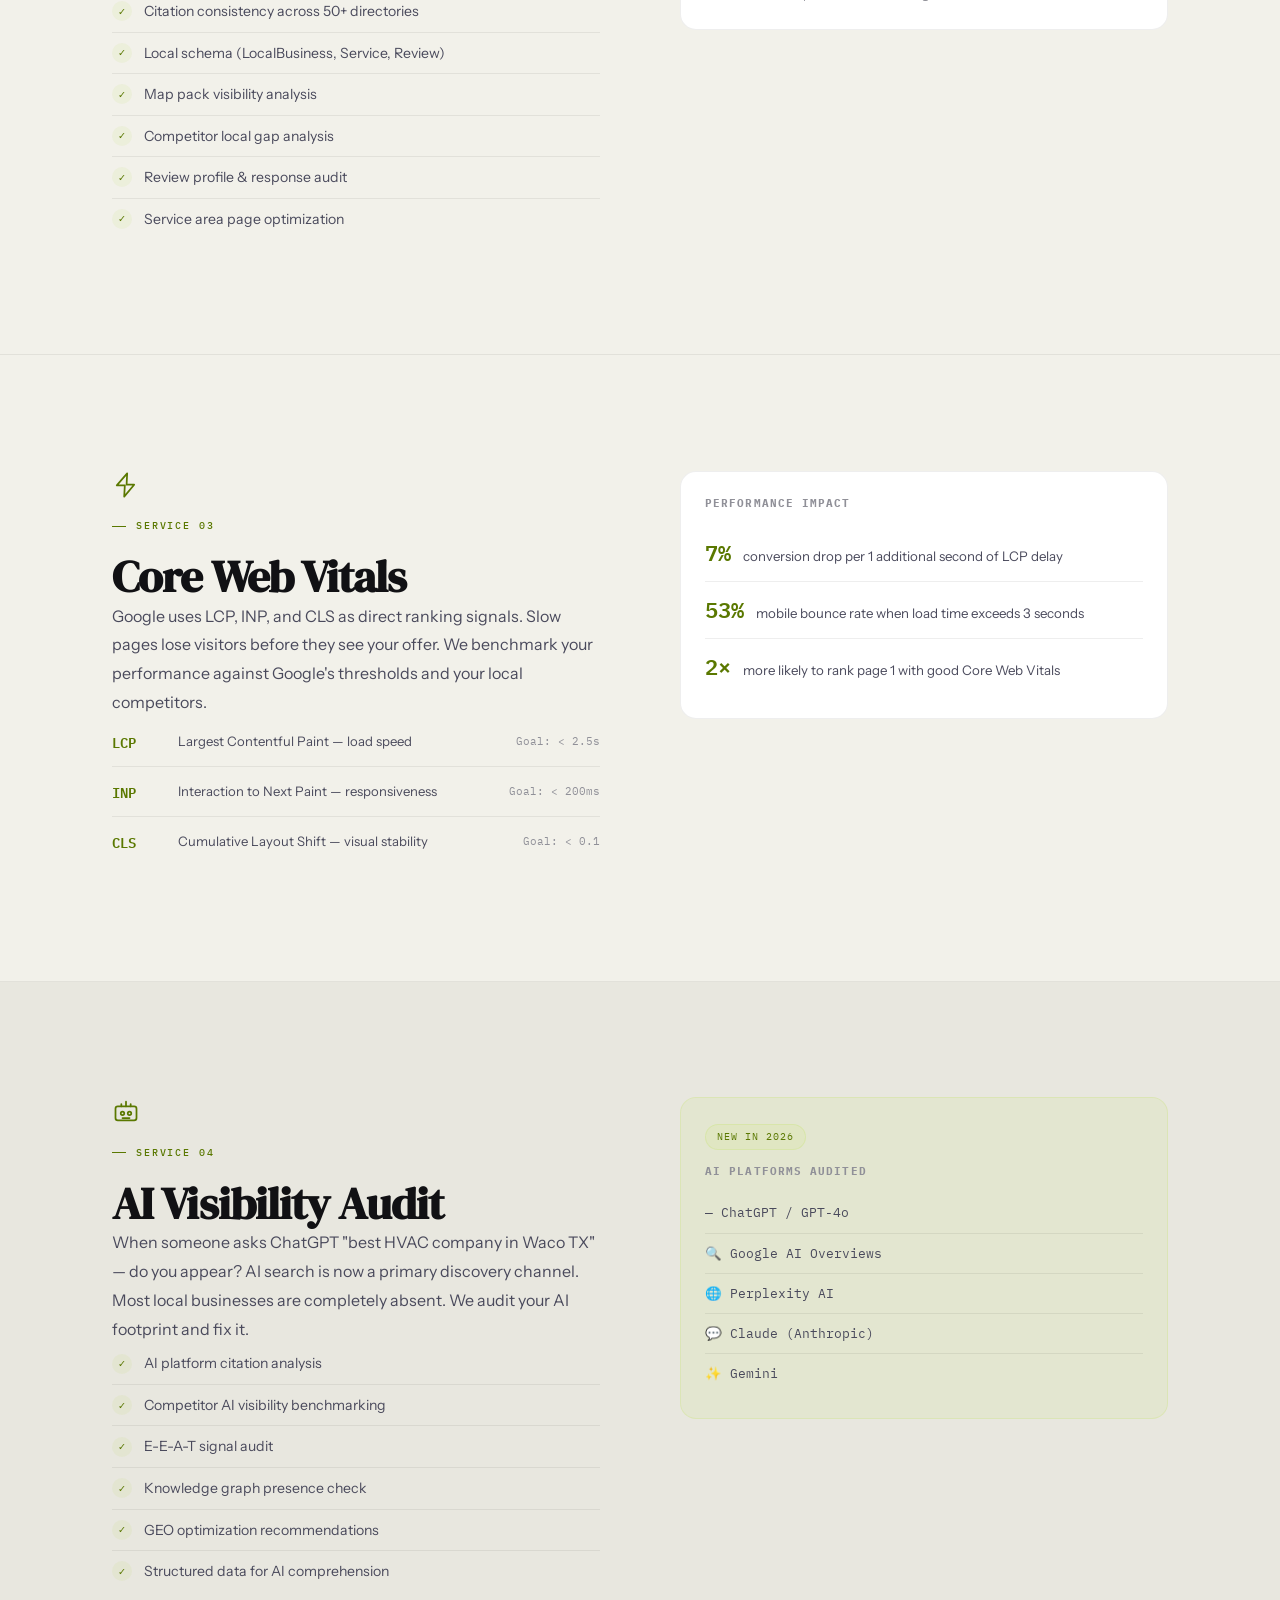
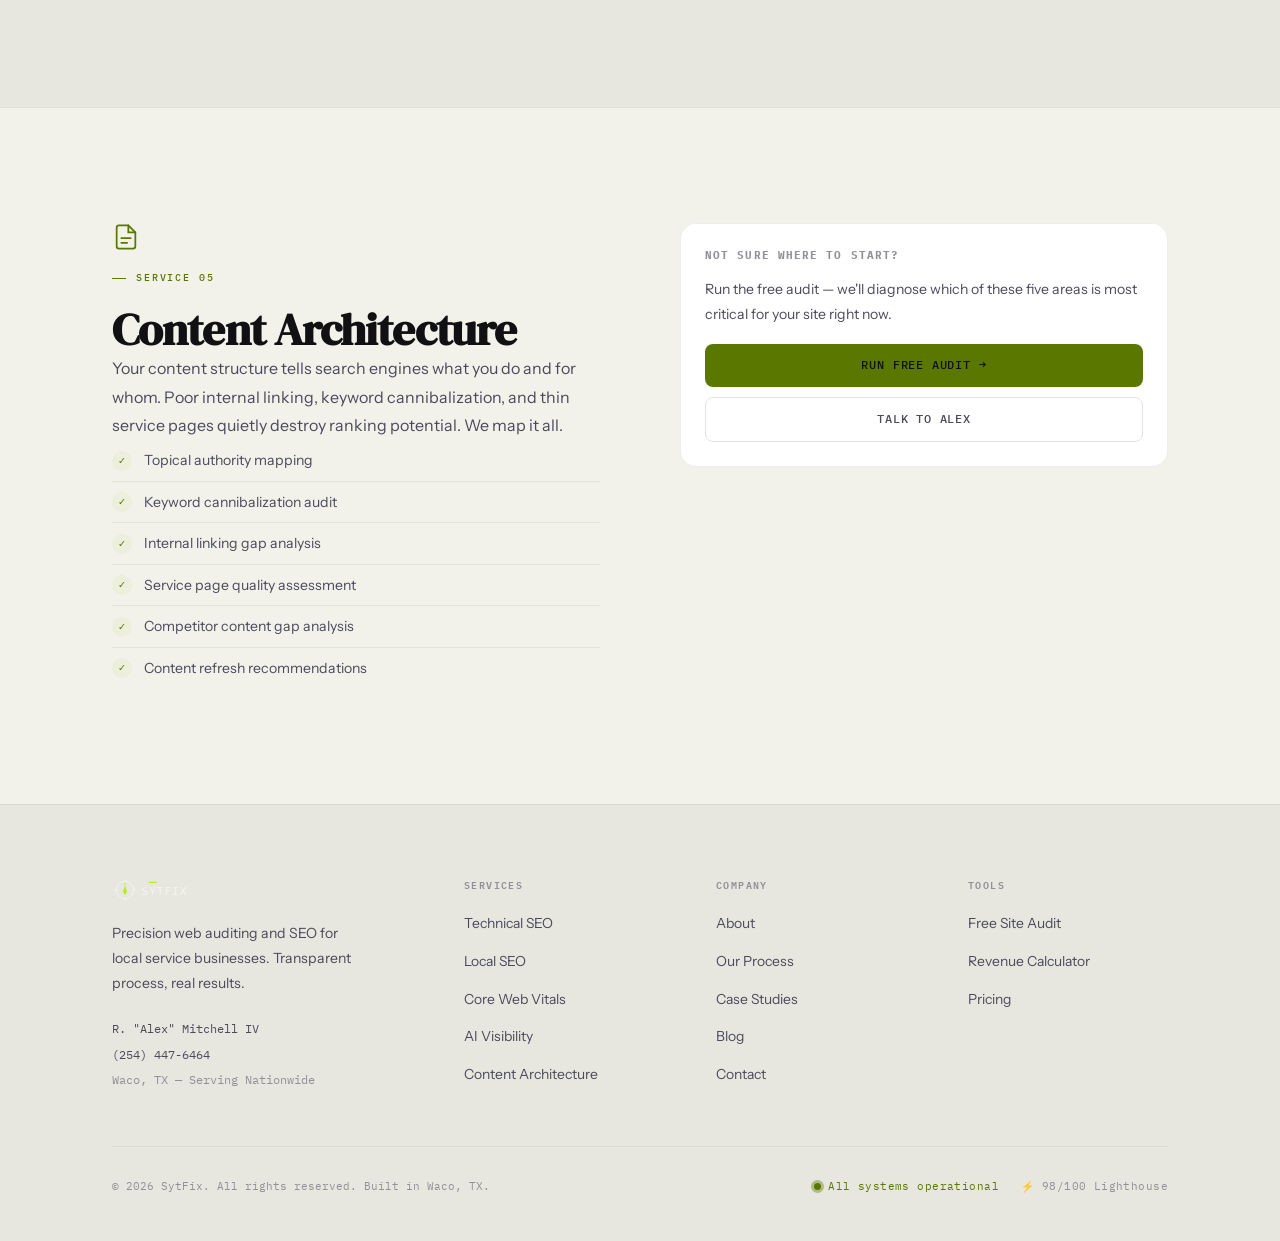
<file: services.html>
<!DOCTYPE html>
<html lang="en" data-theme="dark">
<head>
<meta charset="UTF-8">
<meta name="viewport" content="width=device-width,initial-scale=1">
<meta name="description" content="Five specialist audits: Technical SEO, Local SEO, Core Web Vitals, AI Visibility, and Content Architecture for local service businesses.">
<meta property="og:title" content="Services | SytFix">
<meta property="og:description" content="Five specialist audits: Technical SEO, Local SEO, Core Web Vitals, AI Visibility, and Content Architecture for local service businesses.">
<meta property="og:type" content="website">
<title>Services | SytFix</title>
<link rel="canonical" href="https://sytfix.com/services.html">
<meta property="og:url" content="https://sytfix.com/services.html">
<meta name="twitter:card" content="summary_large_image">
<link rel="icon" href="img/icon.svg" type="image/svg+xml">
<link rel="stylesheet" href="css/main.css">

<script type="application/ld+json">
{
  "@context": "https://schema.org",
  "@type": "ProfessionalService",
  "name": "SytFix",
  "url": "https://sytfix.com/",
  "logo": "https://sytfix.com/img/logo.svg",
  "image": "https://sytfix.com/img/logo.svg",
  "email": "alex@sytfix.com",
  "telephone": "+1-254-447-6464",
  "founder": {"@type":"Person","name":"R. Alex Mitchell IV"},
  "areaServed": [{"@type":"City","name":"Waco"},{"@type":"Country","name":"United States"}],
  "address": {"@type":"PostalAddress","addressLocality":"Waco","addressRegion":"TX","addressCountry":"US"},
  "priceRange": "$$",
  "sameAs": [],
  "knowsAbout": ["Technical SEO", "Core Web Vitals", "Local SEO", "AI search visibility", "Schema markup", "Website audits"],
  "hasOfferCatalog": {
    "@type": "OfferCatalog",
    "name": "SytFix Audit Services",
    "itemListElement": [
      {"@type":"Offer","itemOffered":{"@type":"Service","name":"Technical SEO Audit"}},
      {"@type":"Offer","itemOffered":{"@type":"Service","name":"Local SEO Audit"}},
      {"@type":"Offer","itemOffered":{"@type":"Service","name":"Core Web Vitals Optimization"}},
      {"@type":"Offer","itemOffered":{"@type":"Service","name":"AI Visibility Audit"}}
    ]
  }
}
</script>
</head>
<body>
<div id="sf-loader" aria-hidden="true">
  <svg class="ld-svg" viewBox="75 215 185 175" xmlns="http://www.w3.org/2000/svg">
    <g transform="translate(0,600) scale(0.1,-0.1)">
      <path class="ld-arc" fill="#F4F4EE" d="M1510 3680 l0 -40 45 0 45 0 0 40 0 40 -45 0 -45 0 0 -40z"/>
      <path class="ld-arc" fill="#F4F4EE" d="M1335 3686 c-131 -42 -212 -92 -315 -196 -79 -78 -104 -111 -142 -185 -45 -89 -78 -183 -78 -224 0 -18 6 -21 39 -21 37 0 39 2 46 38 19 106 118 277 204 355 86 78 199 139 309 167 41 10 42 12 42 50 0 48 -5 49 -105 16z"/>
      <path class="ld-arc" fill="#F4F4EE" d="M1682 3669 c3 -41 3 -42 57 -56 139 -35 300 -153 384 -281 47 -71 91 -172 102 -234 7 -37 8 -38 50 -38 l43 0 -13 58 c-62 263 -260 477 -527 568 -97 33 -100 32 -96 -17z"/>
      <rect class="ld-tick" fill="#F4F4EE" x="780" y="2820" width="45" height="40"/>
      <rect class="ld-tick" fill="#F4F4EE" x="2240" y="2821" width="45" height="39"/>
      <rect class="ld-tick" fill="#F4F4EE" x="1510" y="3840" width="45" height="40"/>
      <rect class="ld-tick" fill="#F4F4EE" x="1514" y="2186" width="42" height="46"/>
      <path class="ld-bob" fill="#B8EF1B" d="M1540 3266 l0 -296 -30 0 c-29 0 -30 -2 -30 -44 0 -39 -4 -46 -40 -71 l-40 -28 0 -128 0 -128 76 -108 c41 -59 78 -109 82 -110 4 -1 42 50 85 114 l77 116 0 121 0 121 -45 30 c-41 28 -45 33 -45 73 0 38 -2 42 -25 42 l-25 0 -2 292 c-3 270 -4 293 -20 296 -17 3 -18 -16 -18 -292z"/>
    </g>
  </svg>
  <p class="ld-name">SytFix</p>
  <p class="ld-tag">Web Auditing &amp; SEO</p>
</div>
<div id="sf-bar"></div>
<nav class="nav" role="navigation" aria-label="Main navigation">
  <div class="nav-bg"></div>
  <div class="nav-in">
    <a href="index.html" class="nav-logo" aria-label="SytFix home">
      <img src="img/logo.svg" alt="SytFix" class="nav-logo-img">
    </a>
    <ul class="nav-links" role="list">
      <li><a href="services.html" class="active">Services</a></li>
      <li><a href="process.html" class="">Process</a></li>
      <li><a href="case-studies.html" class="">Case Studies</a></li>
      <li><a href="pricing.html" class="">Pricing</a></li>
      <li><a href="blog.html" class="">Blog</a></li>
      <li><a href="about.html" class="">About</a></li>
    </ul>
    <div class="nav-cta">
      <button class="theme-btn" aria-label="Toggle theme">☀</button>
      <a href="audit.html" class="btn btn-p btn-sm">Free Audit →</a>
      <button class="burger" aria-label="Open menu" aria-expanded="false">
        <span></span><span></span><span></span>
      </button>
    </div>
  </div>
</nav>
<div class="nav-mob" role="menu">
  <a href="services.html">Services</a>
  <a href="process.html">Process</a>
  <a href="case-studies.html">Case Studies</a>
  <a href="pricing.html">Pricing</a>
  <a href="blog.html">Blog</a>
  <a href="about.html">About</a>
  <a href="contact.html">Contact</a>
  <div class="mob-cta">
    <a href="audit.html" class="btn btn-p btn-lg" style="width:100%;justify-content:center">Run Free Audit →</a>
  </div>
</div>

<header class="ph">
  <div class="wrap">
    <div class="eyebrow reveal">What We Do</div>
    <h1 class="reveal d1">Five audits.<br><em>One revenue goal.</em></h1>
    <p class="ph-lead reveal d2">Every SytFix audit connects technical findings directly to business outcomes. We don't grade your site — we tell you what it's costing you.</p>
  </div>
</header>

<section class="section" id="technical">
  <div class="wrap">
    <div class="svc-detail-grid">
      <div>
        <div class="svc-detail-icon"><svg class="svc-icon-svg" viewBox="0 0 24 24" fill="none" stroke="currentColor" stroke-width="1.5" stroke-linecap="round"><circle cx="12" cy="12" r="3"/><path d="M12 2v2m0 16v2M4.93 4.93l1.41 1.41m11.32 11.32 1.41 1.41M2 12h2m16 0h2M4.93 19.07l1.41-1.41m11.32-11.32 1.41-1.41"/></svg></div>
        <div class="eyebrow reveal">Service 01</div>
        <h2 class="reveal d1">Technical SEO Audit</h2>
        <p class="reveal d2">The foundation every other optimization depends on. If search engines can't crawl and understand your site, no content or links will move the needle. We audit the complete technical stack.</p>
        <div class="checklist reveal d3">
          <div class="check-row"><div class="chk">✓</div>Crawlability &amp; indexation analysis</div>
          <div class="check-row"><div class="chk">✓</div>Site architecture &amp; URL structure</div>
          <div class="check-row"><div class="chk">✓</div>Structured data / schema markup</div>
          <div class="check-row"><div class="chk">✓</div>Internal linking graph analysis</div>
          <div class="check-row"><div class="chk">✓</div>Duplicate content detection</div>
          <div class="check-row"><div class="chk">✓</div>Robots.txt &amp; sitemap validation</div>
          <div class="check-row"><div class="chk">✓</div>Mobile usability assessment</div>
          <div class="check-row"><div class="chk">✓</div>HTTPS &amp; security headers</div>
        </div>
      </div>
      <div class="svc-aside reveal d2">
        <div class="aside-box">
          <h4>Common findings</h4>
          <div class="finding">🔴 Pages blocked by robots.txt</div>
          <div class="finding">🔴 No local business schema</div>
          <div class="finding">🟡 Duplicate title tags</div>
          <div class="finding">🟡 Orphaned service pages</div>
          <div class="finding">🔵 Missing canonical tags</div>
          <div class="finding">🔵 Redirect chains (3+ hops)</div>
        </div>
        <div class="aside-box">
          <p style="font-size:.88rem;margin-bottom:16px">See how technical issues translate to lost revenue.</p>
          <a href="audit.html" class="btn btn-p" style="width:100%;justify-content:center">Get Technical Audit →</a>
        </div>
      </div>
    </div>
  </div>
</section>
<hr class="divider">
<section class="section" id="local">
  <div class="wrap">
    <div class="svc-detail-grid rev">
      <div class="svc-aside reveal">
        <div class="aside-box">
          <h4>Local ranking factors</h4>
          <div class="rank-row"><span class="rank-lbl">GBP Signals</span><div class="rank-bar"><div class="rank-fill" style="width:36%"></div></div><span class="rank-pct">36%</span></div>
          <div class="rank-row"><span class="rank-lbl">Reviews</span><div class="rank-bar"><div class="rank-fill" style="width:17%"></div></div><span class="rank-pct">17%</span></div>
          <div class="rank-row"><span class="rank-lbl">On-Page SEO</span><div class="rank-bar"><div class="rank-fill" style="width:16%"></div></div><span class="rank-pct">16%</span></div>
          <div class="rank-row"><span class="rank-lbl">Citations</span><div class="rank-bar"><div class="rank-fill" style="width:13%"></div></div><span class="rank-pct">13%</span></div>
          <div class="rank-row"><span class="rank-lbl">Behavioral</span><div class="rank-bar"><div class="rank-fill" style="width:11%"></div></div><span class="rank-pct">11%</span></div>
          <p style="font-size:.7rem;color:var(--t3);margin-top:12px;font-family:var(--mono)">Source: Whitespark Local Ranking Factors</p>
        </div>
      </div>
      <div>
        <div class="svc-detail-icon"><svg class="svc-icon-svg" viewBox="0 0 24 24" fill="none" stroke="currentColor" stroke-width="1.5" stroke-linecap="round"><path d="M12 2C8.13 2 5 5.13 5 9c0 5.25 7 13 7 13s7-7.75 7-13c0-3.87-3.13-7-7-7z"/><circle cx="12" cy="9" r="2.5"/></svg></div>
        <div class="eyebrow reveal">Service 02</div>
        <h2 class="reveal d1">Local SEO Audit</h2>
        <p class="reveal d2">For service businesses, local rankings drive booked jobs. Map pack dominance requires precise GBP optimization, citation consistency, and localized on-page signals — all working together.</p>
        <div class="checklist reveal d3">
          <div class="check-row"><div class="chk">✓</div>Google Business Profile complete audit</div>
          <div class="check-row"><div class="chk">✓</div>Citation consistency across 50+ directories</div>
          <div class="check-row"><div class="chk">✓</div>Local schema (LocalBusiness, Service, Review)</div>
          <div class="check-row"><div class="chk">✓</div>Map pack visibility analysis</div>
          <div class="check-row"><div class="chk">✓</div>Competitor local gap analysis</div>
          <div class="check-row"><div class="chk">✓</div>Review profile &amp; response audit</div>
          <div class="check-row"><div class="chk">✓</div>Service area page optimization</div>
        </div>
      </div>
    </div>
  </div>
</section>
<hr class="divider">
<section class="section" id="cwv">
  <div class="wrap">
    <div class="svc-detail-grid">
      <div>
        <div class="svc-detail-icon"><svg class="svc-icon-svg" viewBox="0 0 24 24" fill="none" stroke="currentColor" stroke-width="1.5" stroke-linecap="round" stroke-linejoin="round"><path d="M13 2 4.09 12.26H11L10.45 22 19 11.74H12.5L13 2z"/></svg></div>
        <div class="eyebrow reveal">Service 03</div>
        <h2 class="reveal d1">Core Web Vitals</h2>
        <p class="reveal d2">Google uses LCP, INP, and CLS as direct ranking signals. Slow pages lose visitors before they see your offer. We benchmark your performance against Google's thresholds and your local competitors.</p>
        <div class="checklist reveal d3">
          <div class="metric-row"><span class="metric-k">LCP</span><span class="metric-v">Largest Contentful Paint — load speed</span><span class="metric-t">Goal: &lt; 2.5s</span></div>
          <div class="metric-row"><span class="metric-k">INP</span><span class="metric-v">Interaction to Next Paint — responsiveness</span><span class="metric-t">Goal: &lt; 200ms</span></div>
          <div class="metric-row"><span class="metric-k">CLS</span><span class="metric-v">Cumulative Layout Shift — visual stability</span><span class="metric-t">Goal: &lt; 0.1</span></div>
        </div>
      </div>
      <div class="svc-aside reveal d2">
        <div class="aside-box">
          <h4>Performance impact</h4>
          <div class="impact-row"><span class="impact-n">7%</span><span>conversion drop per 1 additional second of LCP delay</span></div>
          <div class="impact-row"><span class="impact-n">53%</span><span>mobile bounce rate when load time exceeds 3 seconds</span></div>
          <div class="impact-row"><span class="impact-n">2×</span><span>more likely to rank page 1 with good Core Web Vitals</span></div>
        </div>
      </div>
    </div>
  </div>
</section>
<hr class="divider">
<section class="section section-alt" id="ai">
  <div class="wrap">
    <div class="svc-detail-grid rev">
      <div class="svc-aside reveal">
        <div class="aside-box" style="border-color:var(--lime-d2);background:var(--lime-d)">
          <div class="tag" style="margin-bottom:14px">New in 2026</div>
          <h4>AI platforms audited</h4>
          <div class="finding">— ChatGPT / GPT-4o</div>
          <div class="finding">🔍 Google AI Overviews</div>
          <div class="finding">🌐 Perplexity AI</div>
          <div class="finding">💬 Claude (Anthropic)</div>
          <div class="finding">✨ Gemini</div>
        </div>
      </div>
      <div>
        <div class="svc-detail-icon"><svg class="svc-icon-svg" viewBox="0 0 24 24" fill="none" stroke="currentColor" stroke-width="1.5" stroke-linecap="round"><rect x="3" y="8" width="18" height="12" rx="2"/><path d="M12 8V4m-4 4V6m8 2V6"/><circle cx="9" cy="14" r="1.5"/><circle cx="15" cy="14" r="1.5"/><path d="M9 18h6"/></svg></div>
        <div class="eyebrow reveal">Service 04</div>
        <h2 class="reveal d1">AI Visibility Audit</h2>
        <p class="reveal d2">When someone asks ChatGPT "best HVAC company in Waco TX" — do you appear? AI search is now a primary discovery channel. Most local businesses are completely absent. We audit your AI footprint and fix it.</p>
        <div class="checklist reveal d3">
          <div class="check-row"><div class="chk">✓</div>AI platform citation analysis</div>
          <div class="check-row"><div class="chk">✓</div>Competitor AI visibility benchmarking</div>
          <div class="check-row"><div class="chk">✓</div>E-E-A-T signal audit</div>
          <div class="check-row"><div class="chk">✓</div>Knowledge graph presence check</div>
          <div class="check-row"><div class="chk">✓</div>GEO optimization recommendations</div>
          <div class="check-row"><div class="chk">✓</div>Structured data for AI comprehension</div>
        </div>
      </div>
    </div>
  </div>
</section>
<hr class="divider">
<section class="section" id="content">
  <div class="wrap">
    <div class="svc-detail-grid">
      <div>
        <div class="svc-detail-icon"><svg class="svc-icon-svg" viewBox="0 0 24 24" fill="none" stroke="currentColor" stroke-width="1.5" stroke-linecap="round"><path d="M14 2H6a2 2 0 0 0-2 2v16a2 2 0 0 0 2 2h12a2 2 0 0 0 2-2V8z"/><path d="M14 2v6h6M8 13h8M8 17h5"/></svg></div>
        <div class="eyebrow reveal">Service 05</div>
        <h2 class="reveal d1">Content Architecture</h2>
        <p class="reveal d2">Your content structure tells search engines what you do and for whom. Poor internal linking, keyword cannibalization, and thin service pages quietly destroy ranking potential. We map it all.</p>
        <div class="checklist reveal d3">
          <div class="check-row"><div class="chk">✓</div>Topical authority mapping</div>
          <div class="check-row"><div class="chk">✓</div>Keyword cannibalization audit</div>
          <div class="check-row"><div class="chk">✓</div>Internal linking gap analysis</div>
          <div class="check-row"><div class="chk">✓</div>Service page quality assessment</div>
          <div class="check-row"><div class="chk">✓</div>Competitor content gap analysis</div>
          <div class="check-row"><div class="chk">✓</div>Content refresh recommendations</div>
        </div>
      </div>
      <div class="svc-aside reveal d2">
        <div class="aside-box">
          <h4>Not sure where to start?</h4>
          <p style="font-size:.88rem;margin-bottom:16px">Run the free audit — we'll diagnose which of these five areas is most critical for your site right now.</p>
          <a href="audit.html" class="btn btn-p" style="width:100%;justify-content:center;margin-bottom:10px">Run Free Audit →</a>
          <a href="contact.html" class="btn btn-g" style="width:100%;justify-content:center">Talk to Alex</a>
        </div>
      </div>
    </div>
  </div>
</section>
<footer class="footer">
  <div class="wrap">
    <div class="footer-grid">
      <div>
        <img src="img/logo.svg" alt="SytFix" class="footer-logo">
        <p class="footer-tagline">Precision web auditing and SEO for local service businesses. Transparent process, real results.</p>
        <div class="footer-contact">
          <span>R. "Alex" Mitchell IV</span>
          <a href="tel:2544476464">(254) 447-6464</a>
          <span style="font-size:.72rem;color:var(--t3)">Waco, TX — Serving Nationwide</span>
        </div>
      </div>
      <div class="footer-col">
        <h5>Services</h5>
        <ul>
          <li><a href="services.html#technical">Technical SEO</a></li>
          <li><a href="services.html#local">Local SEO</a></li>
          <li><a href="services.html#cwv">Core Web Vitals</a></li>
          <li><a href="services.html#ai">AI Visibility</a></li>
          <li><a href="services.html#content">Content Architecture</a></li>
        </ul>
      </div>
      <div class="footer-col">
        <h5>Company</h5>
        <ul>
          <li><a href="about.html">About</a></li>
          <li><a href="process.html">Our Process</a></li>
          <li><a href="case-studies.html">Case Studies</a></li>
          <li><a href="blog.html">Blog</a></li>
          <li><a href="contact.html">Contact</a></li>
        </ul>
      </div>
      <div class="footer-col">
        <h5>Tools</h5>
        <ul>
          <li><a href="audit.html">Free Site Audit</a></li>
          <li><a href="calculator.html">Revenue Calculator</a></li>
          <li><a href="pricing.html">Pricing</a></li>
        </ul>
      </div>
    </div>
    <div class="footer-bottom">
      <p class="footer-copy">© 2026 SytFix. All rights reserved. Built in Waco, TX.</p>
      <div class="footer-badges">
        <span class="footer-badge footer-badge-live"><span class="dot-live"></span> All systems operational</span>
        <span class="footer-badge">⚡ 98/100 Lighthouse</span>
      </div>
    </div>
  </div>
</footer>
<script src="js/app.js"></script>
</body>
</html>
</file>
<file: css/main.css>
/* ═══════════════════════════════════════════════════════
   SYTFIX — main.css  |  Complete design system
   ═══════════════════════════════════════════════════════ */
@import url('https://fonts.googleapis.com/css2?family=DM+Serif+Display:ital@0;1&family=IBM+Plex+Mono:wght@300;400;500;600&family=Instrument+Sans:wght@400;500;600&display=swap');

/* ── Variables ── */
:root {
  --bg:        #080809;
  --bg2:       #0d0d10;
  --bg3:       #121215;
  --surf:      #17171c;
  --surf2:     #1c1c22;
  --border:    rgba(255,255,255,0.055);
  --border2:   rgba(255,255,255,0.10);
  --border3:   rgba(255,255,255,0.19);
  --t:         #f1eee8;
  --t2:        #8a8a9c;
  --t3:        #4e4e60;
  --t4:        #2a2a35;
  --lime:      #B8EF1B;
  --lime2:     #a2d118;
  --lime3:     #8cb614;
  --lime-d:    rgba(184,239,27,0.06);
  --lime-d2:   rgba(184,239,27,0.13);
  --lime-glow: rgba(184,239,27,0.22);
  --cream:     #F4F4EE;
  --serif:     'DM Serif Display', Georgia, serif;
  --mono:      'IBM Plex Mono', 'Courier New', monospace;
  --sans:      'Instrument Sans', system-ui, -apple-system, sans-serif;
  --max:       1160px;
  --nav-h:     66px;
  --pad:       clamp(80px,9vw,132px);
  --gtr:       clamp(18px,4.5vw,52px);
  --r:         8px;
  --r2:        16px;
  --ease:      cubic-bezier(0.16,1,0.3,1);
  --spring:    cubic-bezier(0.34,1.56,0.64,1);
}
[data-theme="light"] {
  --bg:        #f2f1ea;
  --bg2:       #e8e7df;
  --bg3:       #dddcd3;
  --surf:      #ffffff;
  --surf2:     #f2f1e9;
  --border:    rgba(0,0,0,0.065);
  --border2:   rgba(0,0,0,0.11);
  --border3:   rgba(0,0,0,0.20);
  --t:         #111114;
  --t2:        #4a4a5c;
  --t3:        #909098;
  --t4:        #c4c4cc;
  --lime:      #5a7800;
  --lime2:     #496300;
  --lime3:     #384e00;
  --lime-d:    rgba(90,120,0,0.07);
  --lime-d2:   rgba(90,120,0,0.13);
  --lime-glow: rgba(90,120,0,0.12);
  --cream:     #111114;
}

/* ── Reset ── */
*,*::before,*::after{box-sizing:border-box;margin:0;padding:0}
html{font-size:16px;scroll-behavior:smooth;-webkit-text-size-adjust:100%}
body{font-family:var(--sans);background:var(--bg);color:var(--t);line-height:1.6;
  -webkit-font-smoothing:antialiased;overflow-x:hidden;transition:background .45s ease,color .45s ease}
img,svg{max-width:100%;display:block}
a{color:inherit;text-decoration:none}
button{cursor:pointer;border:none;background:none;font:inherit;color:inherit}
ul,ol{list-style:none}
input,select,textarea{font:inherit}

/* ── Grain overlay ── */
body::after{content:'';position:fixed;inset:0;pointer-events:none;z-index:9000;
  opacity:.32;mix-blend-mode:overlay;
  background-image:url("data:image/svg+xml,%3Csvg xmlns='http://www.w3.org/2000/svg' width='200' height='200'%3E%3Cfilter id='n'%3E%3CfeTurbulence type='fractalNoise' baseFrequency='.9' numOctaves='4' stitchTiles='stitch'/%3E%3C/filter%3E%3Crect width='100%25' height='100%25' filter='url(%23n)' opacity='.04'/%3E%3C/svg%3E")}

/* ── Loader ── */
#sf-loader{position:fixed;inset:0;background:#080809;z-index:9999;
  display:flex;flex-direction:column;align-items:center;justify-content:center;gap:18px;
  transition:opacity .5s ease,visibility .5s ease}
#sf-loader.out{opacity:0;visibility:hidden;pointer-events:none}
.ld-svg{width:78px;height:78px}
.ld-arc{fill:none;stroke:#F4F4EE;stroke-width:5;stroke-linecap:square;
  stroke-dasharray:72;stroke-dashoffset:72;opacity:0;animation:ldArc .4s var(--ease) forwards}
.ld-arc:nth-child(1){animation-delay:.10s}
.ld-arc:nth-child(2){animation-delay:.22s}
.ld-arc:nth-child(3){animation-delay:.34s}
.ld-tick{opacity:0;animation:ldFade .15s ease .5s forwards}
.ld-bob{opacity:0;animation:ldDrop .55s var(--spring) .6s forwards}
@keyframes ldArc{to{stroke-dashoffset:0;opacity:1}}
@keyframes ldFade{to{opacity:1}}
@keyframes ldDrop{from{opacity:0;transform:translateY(-16px)}to{opacity:1;transform:none}}
.ld-name{font-family:var(--mono);font-size:.82rem;letter-spacing:.34em;text-transform:uppercase;
  color:#F4F4EE;opacity:0;transform:translateY(5px);animation:ldRise .4s ease 1.05s forwards}
.ld-tag{font-family:var(--mono);font-size:.58rem;letter-spacing:.18em;text-transform:uppercase;
  color:#4e4e60;opacity:0;animation:ldRise .35s ease 1.18s forwards}
@keyframes ldRise{to{opacity:1;transform:none}}

/* ── Scroll bar ── */
#sf-bar{position:fixed;top:0;left:0;width:0%;height:2px;background:var(--lime);
  z-index:9998;box-shadow:0 0 10px var(--lime-glow);transition:width .04s linear;pointer-events:none}

/* ── Custom cursor ── */
.sf-dot,.sf-ring{position:fixed;border-radius:50%;pointer-events:none;
  top:0;left:0;opacity:0;transition:opacity .3s ease;will-change:transform}
.sf-dot{width:6px;height:6px;background:var(--lime);margin:-3px 0 0 -3px;z-index:8999;
  transition:opacity .3s,width .15s,height .15s}
.sf-ring{width:34px;height:34px;border:1.5px solid rgba(184,239,27,.35);margin:-17px 0 0 -17px;z-index:8998;
  transition:opacity .3s,width .2s var(--ease),height .2s var(--ease),border-color .2s,background .2s}
.sf-dot.on,.sf-ring.on{opacity:1}
.sf-ring.hv{width:50px;height:50px;border-color:var(--lime);background:rgba(184,239,27,.04)}
.sf-dot.hv{width:4px;height:4px;opacity:.5}
@media(pointer:fine){body,a,button,.btn,input,select,textarea,label,.card,.svc-card,.blog-card,.price-card{cursor:none}}
@media(pointer:coarse){.sf-dot,.sf-ring{display:none}}

/* ── Nav ── */
.nav{position:fixed;top:0;left:0;right:0;height:var(--nav-h);z-index:500}
.nav-bg{position:absolute;inset:0;background:rgba(8,8,9,.84);
  backdrop-filter:blur(22px) saturate(160%);-webkit-backdrop-filter:blur(22px) saturate(160%);
  border-bottom:1px solid var(--border);transition:background .3s ease,box-shadow .3s ease}
[data-theme=light] .nav-bg{background:rgba(242,241,234,.9)}
.nav.scrolled .nav-bg{box-shadow:0 1px 30px rgba(0,0,0,.2)}
.nav-in{position:relative;z-index:1;max-width:var(--max);margin:0 auto;padding:0 var(--gtr);
  height:100%;display:flex;align-items:center;justify-content:space-between;gap:18px}
.nav-logo{display:flex;align-items:center;flex-shrink:0;transition:opacity .2s}
.nav-logo:hover{opacity:.85}
.nav-logo img{height:30px;width:auto;transition:transform .45s var(--spring)}
.nav-logo:hover img{transform:scale(1.04)}
.nav-links{display:flex;align-items:center;gap:2px}
.nav-links a{font-family:var(--mono);font-size:.7rem;letter-spacing:.07em;text-transform:uppercase;
  color:var(--t2);padding:6px 12px;border-radius:var(--r);transition:color .15s,background .15s}
.nav-links a:hover,.nav-links a.active{color:var(--t);background:var(--surf)}
.nav-cta{display:flex;align-items:center;gap:10px;flex-shrink:0}
.theme-btn{width:34px;height:34px;border-radius:50%;border:1px solid var(--border2);
  color:var(--t3);display:flex;align-items:center;justify-content:center;font-size:.84rem;
  transition:color .15s,border-color .15s,background .15s}
.theme-btn:hover{color:var(--lime);border-color:var(--lime-d2);background:var(--lime-d)}
.burger{display:none;flex-direction:column;justify-content:center;gap:5px;
  width:36px;height:36px;padding:0 8px;border:1px solid var(--border2);border-radius:var(--r);
  transition:border-color .15s}
.burger:hover{border-color:var(--border3)}
.burger span{width:100%;height:1.5px;background:var(--t2);border-radius:2px;display:block;
  transition:transform .3s var(--ease),opacity .2s ease}
.burger.open span:nth-child(1){transform:translateY(6.5px) rotate(45deg)}
.burger.open span:nth-child(2){opacity:0;transform:scaleX(0)}
.burger.open span:nth-child(3){transform:translateY(-6.5px) rotate(-45deg)}
.nav-mob{display:none;position:fixed;top:var(--nav-h);left:0;right:0;bottom:0;
  background:var(--bg2);border-top:1px solid var(--border);
  padding:24px var(--gtr) 40px;flex-direction:column;gap:0;
  overflow-y:auto;z-index:499;animation:mobSlide .28s var(--ease)}
.nav-mob.open{display:flex}
@keyframes mobSlide{from{opacity:0;transform:translateY(-6px)}to{opacity:1;transform:none}}
.nav-mob a{font-family:var(--mono);font-size:.88rem;letter-spacing:.05em;text-transform:uppercase;
  color:var(--t2);padding:16px 0;border-bottom:1px solid var(--border);transition:color .15s}
.nav-mob a:last-of-type{border-bottom:none}
.nav-mob a:hover{color:var(--t)}
.nav-mob .mob-cta{margin-top:28px}

/* ── Buttons ── */
.btn{display:inline-flex;align-items:center;gap:8px;padding:12px 22px;border-radius:var(--r);
  font-family:var(--mono);font-size:.74rem;font-weight:500;letter-spacing:.07em;text-transform:uppercase;
  white-space:nowrap;flex-shrink:0;position:relative;overflow:hidden;
  transition:transform .45s var(--spring),box-shadow .2s ease,background .15s,border-color .15s,color .15s}
.btn::before{content:'';position:absolute;inset:0;
  background:linear-gradient(90deg,transparent,rgba(255,255,255,.13),transparent);
  transform:translateX(-100%);transition:transform .5s ease}
.btn:hover::before{transform:translateX(100%)}
.btn-p{background:var(--lime);color:#080809}
.btn-p:hover{background:var(--lime2);box-shadow:0 0 30px var(--lime-glow)}
[data-theme=light] .btn-p{color:#111114}
.btn-g{border:1px solid var(--border2);color:var(--t2)}
.btn-g:hover{border-color:var(--border3);color:var(--t);background:var(--surf)}
.btn-lg{padding:14px 28px;font-size:.78rem}
.btn-xl{padding:17px 34px;font-size:.82rem;border-radius:10px}

/* ── Layout ── */
.wrap{max-width:var(--max);margin:0 auto;padding:0 var(--gtr)}
.section{padding:var(--pad) 0}
.section-alt{background:var(--bg2)}

/* ── Eyebrow ── */
.eyebrow{display:inline-flex;align-items:center;gap:10px;font-family:var(--mono);
  font-size:.64rem;font-weight:500;letter-spacing:.18em;text-transform:uppercase;
  color:var(--lime);margin-bottom:18px}
.eyebrow::before{content:'';width:14px;height:1px;background:currentColor;flex-shrink:0}

/* ── Typography ── */
h1,h2,h3{font-family:var(--serif);line-height:1.1;letter-spacing:-.02em}
h4{font-family:var(--mono);line-height:1.4;letter-spacing:.02em}
h1{font-size:clamp(2.4rem,5.5vw,4.8rem)}
h2{font-size:clamp(1.85rem,3.5vw,3.1rem)}
h3{font-size:clamp(1.18rem,2vw,1.65rem)}
p{color:var(--t2);line-height:1.8}
em{font-style:italic;color:var(--lime)}

/* ── Cards ── */
.card{background:var(--surf);border:1px solid var(--border);border-radius:var(--r2);padding:30px;
  transition:border-color .2s,transform .3s var(--ease),box-shadow .3s ease}
.card:hover{border-color:var(--border2);transform:translateY(-3px);box-shadow:0 12px 40px rgba(0,0,0,.28)}

/* ── Tag ── */
.tag{display:inline-flex;align-items:center;padding:4px 11px;border-radius:100px;
  background:var(--lime-d);border:1px solid var(--lime-d2);
  font-family:var(--mono);font-size:.62rem;letter-spacing:.1em;text-transform:uppercase;color:var(--lime)}

/* ── Divider ── */
.divider{border:none;border-top:1px solid var(--border)}

/* ── Pulse dot ── */
.dot-live{display:inline-block;width:7px;height:7px;border-radius:50%;background:var(--lime);
  position:relative;flex-shrink:0}
.dot-live::after{content:'';position:absolute;inset:-3px;border-radius:50%;
  background:var(--lime);opacity:.4;animation:dotPulse 1.9s ease-out infinite}
@keyframes dotPulse{0%{transform:scale(1);opacity:.4}75%,100%{transform:scale(2.5);opacity:0}}

/* ── Form elements ── */
.f-label{display:block;font-family:var(--mono);font-size:.67rem;letter-spacing:.1em;
  text-transform:uppercase;color:var(--t3);margin-bottom:8px}
.f-input,.f-select,.f-ta{width:100%;background:var(--bg3);border:1px solid var(--border2);
  border-radius:var(--r);padding:12px 16px;color:var(--t);font-size:.92rem;
  transition:border-color .15s,box-shadow .15s;-webkit-appearance:none;appearance:none}
.f-input::placeholder,.f-ta::placeholder{color:var(--t3)}
.f-input:focus,.f-select:focus,.f-ta:focus{outline:none;border-color:var(--lime);box-shadow:0 0 0 3px var(--lime-d2)}
.f-ta{resize:vertical;min-height:120px;line-height:1.6}
.f-group{margin-bottom:20px}

/* ── Reveal ── */
.reveal{opacity:0;transform:translateY(22px);
  transition:opacity .65s var(--ease),transform .65s var(--ease)}
.reveal.in{opacity:1;transform:none}
.d1{transition-delay:.07s}.d2{transition-delay:.14s}.d3{transition-delay:.21s}
.d4{transition-delay:.28s}.d5{transition-delay:.35s}

/* ── Page header ── */
.ph{padding:calc(var(--nav-h) + 80px) 0 80px;background:var(--bg2);
  border-bottom:1px solid var(--border);position:relative;overflow:hidden}
.ph::before{content:'';position:absolute;inset:0;pointer-events:none;
  background-image:linear-gradient(var(--border) 1px,transparent 1px),
    linear-gradient(90deg,var(--border) 1px,transparent 1px);
  background-size:54px 54px;
  mask-image:radial-gradient(ellipse 65% 100% at 8% 50%,black 10%,transparent 80%);
  -webkit-mask-image:radial-gradient(ellipse 65% 100% at 8% 50%,black 10%,transparent 80%)}
.ph>.wrap{position:relative;z-index:1}
.ph h1{max-width:700px;margin-bottom:20px}
.ph-lead{font-size:1.04rem;max-width:530px}

/* ── Footer ── */
.footer{background:var(--bg2);border-top:1px solid var(--border);padding:72px 0 44px}
.footer-grid{display:grid;grid-template-columns:1.5fr 1fr 1fr 1fr;gap:52px;margin-bottom:56px}
.footer-logo{height:26px;width:auto;margin-bottom:18px}
.footer-tagline{font-size:.88rem;max-width:248px;margin-bottom:22px}
.footer-contact{display:flex;flex-direction:column;gap:7px}
.footer-contact a,.footer-contact span{font-family:var(--mono);font-size:.76rem;color:var(--t2);transition:color .15s}
.footer-contact a:hover{color:var(--t)}
.footer-col h5{font-family:var(--mono);font-size:.62rem;font-weight:600;letter-spacing:.14em;
  text-transform:uppercase;color:var(--t3);margin-bottom:18px}
.footer-col ul{display:flex;flex-direction:column;gap:12px}
.footer-col a{font-size:.87rem;color:var(--t2);transition:color .15s}
.footer-col a:hover{color:var(--t)}
.footer-bottom{display:flex;align-items:center;justify-content:space-between;
  padding-top:30px;border-top:1px solid var(--border);gap:16px;flex-wrap:wrap}
.footer-copy{font-family:var(--mono);font-size:.69rem;color:var(--t3)}
.footer-badges{display:flex;align-items:center;gap:22px;flex-wrap:wrap}
.footer-badge{display:inline-flex;align-items:center;gap:7px;
  font-family:var(--mono);font-size:.66rem;color:var(--t3);letter-spacing:.04em}
.footer-badge-live{color:var(--lime)}

/* ── Hero ── */
.hero{min-height:100svh;display:flex;align-items:center;padding-top:var(--nav-h);
  position:relative;overflow:hidden}
.hero-grid{position:absolute;inset:0;pointer-events:none;
  background-image:linear-gradient(var(--border) 1px,transparent 1px),
    linear-gradient(90deg,var(--border) 1px,transparent 1px);
  background-size:58px 58px;
  mask-image:radial-gradient(ellipse 80% 85% at 58% 50%,black 25%,transparent 80%);
  -webkit-mask-image:radial-gradient(ellipse 80% 85% at 58% 50%,black 25%,transparent 80%)}
.hero-blobs{position:absolute;inset:0;pointer-events:none;overflow:hidden}
.blob{position:absolute;border-radius:50%;filter:blur(90px);will-change:transform}
.blob1{width:660px;height:660px;top:-160px;right:-120px;
  background:radial-gradient(circle,rgba(184,239,27,.055),transparent 70%);
  animation:bf1 20s ease-in-out infinite alternate}
.blob2{width:460px;height:460px;bottom:-60px;left:-80px;
  background:radial-gradient(circle,rgba(100,160,255,.032),transparent 70%);
  animation:bf2 26s ease-in-out infinite alternate}
@keyframes bf1{0%{transform:translate(0,0)}100%{transform:translate(28px,-22px) scale(1.05)}}
@keyframes bf2{0%{transform:translate(0,0)}100%{transform:translate(-20px,16px)}}
.hero-inner{display:grid;grid-template-columns:1fr 1fr;gap:64px;align-items:center;
  padding:80px 0;position:relative;z-index:1;width:100%}
.hero-content{display:flex;flex-direction:column}
.hero-kicker{font-family:var(--mono);font-size:.76rem;letter-spacing:.12em;text-transform:uppercase;
  color:var(--lime);margin-bottom:20px;display:inline-flex;align-items:center;gap:10px}
.hero-kicker::before{content:'';width:16px;height:1px;background:currentColor;flex-shrink:0}
.hero h1{margin-bottom:22px}
.hero-body{font-size:1.07rem;max-width:460px;color:var(--t2);line-height:1.8;margin-bottom:34px}
.hero-ctas{display:flex;gap:14px;flex-wrap:wrap;margin-bottom:14px}
.hero-nudge{font-family:var(--mono);font-size:.65rem;color:var(--t3);letter-spacing:.05em;
  display:flex;align-items:center;gap:8px;margin-bottom:42px}
.hero-stats{display:flex;align-items:center;gap:26px;padding-top:34px;
  border-top:1px solid var(--border);flex-wrap:wrap}
.stat-item{display:flex;flex-direction:column;gap:3px}
.stat-n{font-family:var(--mono);font-size:1.5rem;font-weight:600;color:var(--t);line-height:1}
.stat-l{font-family:var(--mono);font-size:.6rem;color:var(--t3);letter-spacing:.04em}
.stat-sep{width:1px;height:30px;background:var(--border2);flex-shrink:0}

/* ── Terminal card ── */
.hero-visual{display:flex;justify-content:center;align-items:center}
/* Clean score card replaces busy terminal */
.score-card{
  background:var(--surf);border:1px solid var(--border2);border-radius:20px;
  padding:40px 36px;width:100%;max-width:360px;
  box-shadow:0 32px 80px rgba(0,0,0,.45);
  position:relative;overflow:hidden;
}
.score-card::before{
  content:'';position:absolute;top:0;left:0;right:0;height:1px;
  background:linear-gradient(90deg,transparent,var(--lime-d2),transparent);
}
.score-card__label{
  font-family:var(--mono);font-size:.68rem;letter-spacing:.12em;
  text-transform:uppercase;color:var(--t3);margin-bottom:28px;
  display:flex;align-items:center;gap:8px;
}
.score-card__label::before{content:'';width:20px;height:1px;background:var(--lime);opacity:.5}
.score-card__ring-wrap{
  display:flex;flex-direction:column;align-items:center;margin-bottom:32px;
  position:relative;
}
.t-ring-wrap{width:140px;height:140px;position:relative;flex-shrink:0}
.t-ring-svg{width:100%;height:100%}
.t-ring-track{fill:none;stroke:var(--border2);stroke-width:7}
.t-ring-fill{fill:none;stroke:var(--lime);stroke-width:7;stroke-linecap:round;
  stroke-dasharray:380;stroke-dashoffset:380;
  transform:rotate(-90deg);transform-origin:50% 50%;
  transition:stroke-dashoffset 1.4s cubic-bezier(.16,1,.3,1)}
.t-ring-over{position:absolute;inset:0;display:flex;flex-direction:column;
  align-items:center;justify-content:center;gap:2px}
.t-score-val{font-family:var(--mono);font-size:2.8rem;font-weight:600;color:var(--t);line-height:1}
.t-score-den{font-family:var(--mono);font-size:.7rem;color:var(--t3)}
.score-card__title{
  font-family:var(--mono);font-size:.78rem;color:var(--t2);
  margin-top:12px;letter-spacing:.04em;
}
.score-card__divider{width:100%;height:1px;background:var(--border);margin-bottom:20px}
.score-card__checks{display:flex;flex-direction:column;gap:10px}
.score-check{
  display:flex;align-items:center;gap:12px;
  font-family:var(--mono);font-size:.72rem;
  padding:9px 12px;border-radius:8px;
  background:var(--bg2);border:1px solid var(--border);
  opacity:0;transform:translateX(8px);
  transition:opacity .35s ease,transform .35s ease;
}
.score-check.in{opacity:1;transform:none}
.sc-dot{width:8px;height:8px;border-radius:50%;flex-shrink:0}
.sc-dot--c{background:#ff7070}
.sc-dot--w{background:#ffc233}
.sc-dot--p{background:#3dd6c0}
.sc-text{color:var(--t2)}

/* ── Trust marquee ── */
.trust-bar{border-top:1px solid var(--border);border-bottom:1px solid var(--border);
  padding:14px 0;overflow:hidden;background:var(--bg2)}
.trust-track{display:flex;width:max-content;animation:marquee 28s linear infinite}
.trust-track:hover{animation-play-state:paused}
.trust-set{display:flex;gap:50px;padding-right:50px}
.trust-item{display:inline-flex;align-items:center;gap:10px;
  font-family:var(--mono);font-size:.73rem;color:var(--t2);white-space:nowrap}
.trust-item::before{content:'·';color:var(--t4)}
@keyframes marquee{from{transform:translateX(0)}to{transform:translateX(-50%)}}

/* ── Problem section ── */
.problem-grid{display:grid;grid-template-columns:1fr 1fr;gap:80px;align-items:start}
.prob-stats{display:flex;flex-direction:column;gap:14px}
.stat-card{background:var(--surf);border:1px solid var(--border);border-left:3px solid var(--lime);
  border-radius:var(--r2);padding:22px 26px;transition:transform .25s var(--ease)}
.stat-card:hover{transform:translateX(5px)}
.stat-big{font-family:var(--mono);font-size:2.4rem;font-weight:300;color:var(--lime);
  display:block;margin-bottom:6px;line-height:1}
.stat-card p{font-size:.86rem}

/* ── Services grid ── */
.svc-grid{display:grid;grid-template-columns:repeat(3,1fr);gap:14px}
.svc-card{background:var(--surf);border:1px solid var(--border);border-radius:var(--r2);
  padding:28px;display:flex;flex-direction:column;gap:10px;position:relative;overflow:hidden;
  transition:border-color .2s,transform .3s var(--ease),box-shadow .3s ease}
.svc-card::before{content:'';position:absolute;inset:0;opacity:0;
  background:linear-gradient(135deg,var(--lime-d) 0%,transparent 55%);transition:opacity .3s ease}
.svc-card:hover{border-color:var(--border2);transform:translateY(-4px);box-shadow:0 18px 52px rgba(0,0,0,.24)}
.svc-card:hover::before{opacity:1}
.svc-icon{font-size:1.5rem;margin-bottom:4px;position:relative}
.svc-card h3{font-family:var(--serif);font-size:1.2rem;position:relative}
.svc-card p{font-size:.86rem;flex:1;position:relative}
.svc-arrow{font-family:var(--mono);font-size:.7rem;color:var(--lime);margin-top:auto;
  position:relative;transition:letter-spacing .25s ease}
.svc-card:hover .svc-arrow{letter-spacing:.09em}
.svc-card-cta{border-color:var(--lime-d2);background:var(--lime-d)}
.svc-card-cta::before{display:none}

/* ── Process ── */
.proc-grid{display:grid;grid-template-columns:repeat(3,1fr);
  border:1px solid var(--border);border-radius:var(--r2);overflow:hidden;gap:1px;background:var(--border)}
.proc-step{background:var(--surf);padding:36px 28px;display:flex;flex-direction:column;gap:12px;transition:background .2s}
.proc-step:hover{background:var(--surf2)}
.proc-n{font-family:var(--mono);font-size:3rem;font-weight:300;color:var(--lime);opacity:.4;line-height:1}
.proc-step h3{font-family:var(--serif);font-size:1.18rem}
.proc-step p{font-size:.86rem}

/* ── CTA block ── */
.cta-block{background:var(--surf);border:1px solid var(--border2);border-radius:20px;
  padding:clamp(52px,8vw,92px);text-align:center;position:relative;overflow:hidden}
.cta-glow{position:absolute;top:50%;left:50%;transform:translate(-50%,-50%);
  width:480px;height:320px;border-radius:50%;
  background:radial-gradient(ellipse,var(--lime-d) 0%,transparent 70%);
  pointer-events:none;animation:glowP 4s ease-in-out infinite alternate}
@keyframes glowP{0%{opacity:.7;transform:translate(-50%,-50%) scale(.9)}100%{opacity:1;transform:translate(-50%,-50%) scale(1.1)}}
.cta-block>*{position:relative;z-index:1}
.cta-block h2{margin-bottom:16px}
.cta-block>p{max-width:460px;margin:0 auto 34px}
.cta-btns{display:flex;gap:14px;justify-content:center;flex-wrap:wrap}
.cta-fine{font-family:var(--mono);font-size:.64rem;color:var(--t3);margin-top:16px}

/* ── Services detail ── */
.svc-detail-grid{display:grid;grid-template-columns:1fr 1fr;gap:80px;align-items:start}
.svc-detail-grid.rev{direction:rtl}.svc-detail-grid.rev>*{direction:ltr}
.svc-detail-icon{font-size:2.2rem;margin-bottom:8px}
.svc-detail-content h2{margin:14px 0 18px}
.svc-detail-content>p{margin-bottom:26px}
.svc-aside{position:sticky;top:calc(var(--nav-h) + 24px)}
.aside-box{background:var(--surf);border:1px solid var(--border);border-radius:var(--r2);padding:24px;margin-bottom:14px}
.aside-box h4{font-family:var(--mono);font-size:.68rem;letter-spacing:.1em;text-transform:uppercase;color:var(--t3);margin-bottom:14px}
.checklist{display:flex;flex-direction:column}
.check-row{display:flex;align-items:center;gap:12px;padding:9px 0;
  border-bottom:1px solid var(--border);font-size:.88rem;color:var(--t2)}
.check-row:last-child{border-bottom:none}
.chk{width:20px;height:20px;border-radius:50%;flex-shrink:0;background:var(--lime-d);
  display:flex;align-items:center;justify-content:center;font-size:.6rem;color:var(--lime)}
.finding{display:flex;align-items:center;gap:10px;padding:9px 0;
  font-size:.83rem;color:var(--t2);border-bottom:1px solid var(--border);font-family:var(--mono)}
.finding:last-child{border-bottom:none}
.rank-row{display:grid;grid-template-columns:1fr 80px auto;align-items:center;
  gap:10px;padding:8px 0;border-bottom:1px solid var(--border)}
.rank-row:last-child{border-bottom:none}
.rank-lbl{font-size:.79rem;color:var(--t2);font-family:var(--mono)}
.rank-bar{height:3px;background:var(--border2);border-radius:2px;overflow:hidden}
.rank-fill{height:100%;background:var(--lime);border-radius:2px}
.rank-pct{font-family:var(--mono);font-size:.67rem;color:var(--lime);text-align:right}
.metric-row{display:grid;grid-template-columns:52px 1fr auto;align-items:center;
  gap:14px;padding:13px 0;border-bottom:1px solid var(--border)}
.metric-row:last-child{border-bottom:none}
.metric-k{font-family:var(--mono);font-size:.9rem;font-weight:600;color:var(--lime)}
.metric-v{font-size:.82rem;color:var(--t2)}
.metric-t{font-family:var(--mono);font-size:.67rem;color:var(--t3);white-space:nowrap}
.impact-row{display:flex;align-items:baseline;gap:12px;padding:10px 0;
  border-bottom:1px solid var(--border);font-size:.83rem;color:var(--t2)}
.impact-row:last-child{border-bottom:none}
.impact-n{font-family:var(--mono);font-size:1.4rem;font-weight:600;color:var(--lime);flex-shrink:0}

/* ── Pricing ── */
.pricing-grid{display:grid;grid-template-columns:repeat(3,1fr);gap:20px;align-items:start}
.price-card{background:var(--surf);border:1px solid var(--border);border-radius:var(--r2);
  padding:34px;display:flex;flex-direction:column}
.price-card-feat{border-color:var(--lime);position:relative}
.price-card-feat::before{content:'Most Popular';position:absolute;top:-12px;left:50%;transform:translateX(-50%);
  background:var(--lime);color:#080809;font-family:var(--mono);font-size:.61rem;font-weight:700;
  letter-spacing:.1em;padding:4px 14px;border-radius:100px;text-transform:uppercase;white-space:nowrap}
[data-theme=light] .price-card-feat::before{color:#111114}
.price-tier{font-family:var(--mono);font-size:.67rem;letter-spacing:.1em;text-transform:uppercase;color:var(--t3);margin-bottom:10px}
.price-val{font-family:var(--serif);font-size:2.8rem;color:var(--t);line-height:1;margin-bottom:6px}
.price-val span{font-family:var(--mono);font-size:.95rem;color:var(--t3)}
.price-desc{font-size:.87rem;margin-bottom:22px;border-bottom:1px solid var(--border);padding-bottom:22px}
.price-feats{display:flex;flex-direction:column;gap:10px;margin-bottom:28px;flex:1}
.price-feat{display:flex;align-items:flex-start;gap:10px;font-size:.85rem;color:var(--t2)}
.price-feat::before{content:'✓';color:var(--lime);flex-shrink:0;margin-top:1px}
.faq-list{display:flex;flex-direction:column;gap:1px}
.faq-item{background:var(--surf);border:1px solid var(--border);border-radius:var(--r);overflow:hidden}
.faq-item summary{padding:18px 22px;list-style:none;display:flex;justify-content:space-between;
  align-items:center;user-select:none;font-size:.92rem;font-weight:500}
.faq-item summary::-webkit-details-marker{display:none}
.faq-item summary::after{content:'+';color:var(--lime);font-size:1.15rem;flex-shrink:0}
.faq-item[open] summary::after{content:'−'}
.faq-item p{padding:0 22px 18px;font-size:.9rem}

/* ── Audit page ── */
.audit-wrap{max-width:660px;margin:0 auto}
.audit-card{background:var(--surf);border:1px solid var(--border);border-radius:var(--r2);
  padding:clamp(28px,5vw,50px);position:relative;overflow:hidden}
.audit-card::before{content:'';position:absolute;top:-60px;right:-60px;width:200px;height:200px;
  border-radius:50%;background:radial-gradient(circle,var(--lime-d2),transparent 70%);pointer-events:none}
.audit-checks{display:grid;grid-template-columns:1fr 1fr;gap:8px;margin:22px 0}
.audit-check{display:flex;align-items:center;gap:8px;
  font-family:var(--mono);font-size:.74rem;color:var(--t2)}
.audit-check::before{content:'✓';color:var(--lime);font-size:.67rem}
.prog-wrap{height:4px;background:var(--border2);border-radius:2px;overflow:hidden;margin:18px 0}
.prog-fill{height:100%;background:var(--lime);border-radius:2px;width:0%;
  transition:width .4s ease;box-shadow:0 0 8px var(--lime-glow)}
.prog-step{font-family:var(--mono);font-size:.74rem;color:var(--t2);margin-bottom:7px;padding-left:2px}
.prog-step.done{color:var(--lime)}
.prog-step.cur{color:var(--t)}
.res-score{font-family:var(--mono);font-size:5rem;font-weight:600;color:var(--lime);line-height:1}
.res-issue{display:flex;align-items:flex-start;gap:12px;
  padding:13px 0;border-bottom:1px solid var(--border);font-size:.88rem}
.res-issue:last-child{border-bottom:none}
.ri-badge{padding:2px 8px;border-radius:4px;font-family:var(--mono);font-size:.61rem;
  font-weight:700;flex-shrink:0;margin-top:2px}
.ri-c{background:rgba(255,80,80,.14);color:#ff7070}
.ri-w{background:rgba(255,180,0,.14);color:#ffc233}
.ri-i{background:rgba(60,180,255,.12);color:#60b4ff}
.upsell-box{margin-top:26px;padding:22px;border-radius:var(--r2);
  background:var(--lime-d);border:1px solid var(--lime-d2)}

/* ── Calculator ── */
.calc-grid{display:grid;grid-template-columns:1.1fr 1fr;gap:32px;max-width:980px;margin:0 auto}
.calc-card{background:var(--surf);border:1px solid var(--border);border-radius:var(--r2);padding:32px}
.calc-group{margin-bottom:24px}
.calc-row{display:flex;justify-content:space-between;align-items:center;margin-bottom:10px}
.calc-lbl{font-family:var(--mono);font-size:.67rem;letter-spacing:.1em;text-transform:uppercase;color:var(--t3)}
.calc-val{font-family:var(--mono);font-size:.8rem;font-weight:600;color:var(--lime)}
.range{-webkit-appearance:none;appearance:none;width:100%;height:3px;
  background:var(--border2);border-radius:2px;outline:none}
.range::-webkit-slider-thumb{-webkit-appearance:none;width:18px;height:18px;
  border-radius:50%;background:var(--lime);box-shadow:0 0 0 3px var(--lime-d2)}
.res-num{font-family:var(--serif);font-size:3.5rem;color:var(--lime);line-height:1}
.calc-res-row{display:flex;justify-content:space-between;align-items:center;
  padding:12px 0;border-bottom:1px solid var(--border);font-size:.87rem}
.calc-res-row:last-of-type{border-bottom:none}
.calc-res-row span:last-child{font-family:var(--mono);font-weight:600}
.calc-res-row.hi span:last-child{color:var(--lime);font-size:1.05rem}

/* ── Case studies ── */
.cs-card{background:var(--surf);border:1px solid var(--border);border-radius:var(--r2);
  padding:32px;margin-bottom:18px;display:grid;
  grid-template-columns:1fr 1fr;gap:32px;align-items:start;transition:border-color .2s}
.cs-card:hover{border-color:var(--border2)}
.cs-ind{font-family:var(--mono);font-size:.65rem;letter-spacing:.1em;text-transform:uppercase;color:var(--t3);margin-bottom:8px}
.cs-title{font-family:var(--serif);font-size:1.28rem;margin-bottom:10px}
.cs-results{display:grid;grid-template-columns:1fr 1fr;gap:12px}
.cs-result{text-align:center;background:var(--lime-d);border:1px solid var(--lime-d2);
  border-radius:var(--r2);padding:20px 16px;min-width:0;overflow:hidden}
.cs-num{font-family:var(--mono);font-size:1.75rem;font-weight:600;color:var(--lime);
  display:block;line-height:1;word-break:break-all}
.cs-lbl{font-size:.74rem;color:var(--t2);margin-top:4px;line-height:1.3}

/* ── Process timeline ── */
.timeline{position:relative;padding-left:46px;max-width:820px}
.timeline::before{content:'';position:absolute;left:13px;top:4px;bottom:0;width:1px;background:var(--border2)}
.tl-item{position:relative;margin-bottom:50px}
.tl-dot{position:absolute;left:-40px;top:4px;width:27px;height:27px;border-radius:50%;
  background:var(--surf);border:1px solid var(--border2);display:flex;align-items:center;
  justify-content:center;font-family:var(--mono);font-size:.61rem;color:var(--lime);font-weight:600}
.tl-item h3{font-family:var(--serif);font-size:1.26rem;margin-bottom:9px}
.tl-item p{font-size:.9rem;max-width:580px}

/* ── About ── */
.about-grid{display:grid;grid-template-columns:1fr 1.3fr;gap:80px;align-items:start}
.about-photo{background:var(--surf);border:1px solid var(--border);border-radius:var(--r2);
  aspect-ratio:3/4;display:flex;align-items:center;justify-content:center;
  font-size:5rem;color:var(--t3);position:relative;overflow:hidden}
.about-cap{position:absolute;bottom:0;left:0;right:0;
  background:linear-gradient(transparent,rgba(8,8,9,.8));padding:26px 22px 18px}
.about-cap-name{font-family:var(--mono);font-size:.83rem;color:var(--t)}
.about-cap-role{font-family:var(--mono);font-size:.69rem;color:var(--t3);margin-top:2px}

/* ── Blog ── */
.blog-feat{display:grid;grid-template-columns:1fr 1.5fr;background:var(--surf);
  border:1px solid var(--border);border-radius:var(--r2);overflow:hidden;margin-bottom:36px;
  transition:border-color .2s}
.blog-feat:hover{border-color:var(--border2)}
.blog-feat-img{background:var(--surf2);display:flex;align-items:center;justify-content:center;
  font-size:3.5rem;border-right:1px solid var(--border)}
.blog-feat-body{padding:34px;display:flex;flex-direction:column;gap:12px}
.blog-date{font-family:var(--mono);font-size:.67rem;color:var(--t3)}
.blog-feat h2{font-family:var(--serif);font-size:1.65rem;line-height:1.2}
.blog-feat p{font-size:.9rem;flex:1}
.blog-arrow{font-family:var(--mono);font-size:.72rem;color:var(--lime);margin-top:auto}
.blog-grid{display:grid;grid-template-columns:repeat(3,1fr);gap:18px}
.blog-card{background:var(--surf);border:1px solid var(--border);border-radius:var(--r2);
  overflow:hidden;display:flex;flex-direction:column;
  transition:border-color .2s,transform .3s var(--ease)}
.blog-card:hover{border-color:var(--border2);transform:translateY(-3px)}
.blog-card-img{height:155px;background:var(--surf2);display:flex;align-items:center;
  justify-content:center;font-size:2.2rem;border-bottom:1px solid var(--border)}
.blog-card-body{padding:22px;flex:1;display:flex;flex-direction:column;gap:8px}
.blog-card h3{font-family:var(--serif);font-size:1.08rem;line-height:1.3}
.blog-card p{font-size:.83rem;flex:1}
.blog-card .blog-arrow{margin-top:8px}

/* ── Contact ── */
.contact-grid{display:grid;grid-template-columns:1fr 1.4fr;gap:80px;align-items:start}
.info-items{display:flex;flex-direction:column;gap:14px}
.info-item{background:var(--surf);border:1px solid var(--border);border-radius:var(--r2);
  padding:20px;display:flex;align-items:center;gap:16px;transition:border-color .2s}
.info-item:hover{border-color:var(--border2)}
.info-icon{font-size:1.25rem;flex-shrink:0}
.info-label{font-family:var(--mono);font-size:.64rem;letter-spacing:.1em;text-transform:uppercase;color:var(--t3);margin-bottom:3px}
.info-val{font-size:.94rem;color:var(--t)}
.contact-form-card{background:var(--surf);border:1px solid var(--border);border-radius:var(--r2);padding:36px}
.success-msg{display:none;margin-top:18px;padding:18px;border-radius:var(--r);
  background:var(--lime-d);border:1px solid var(--lime-d2);text-align:center}
.success-msg.show{display:block}

/* ── 404 ── */
.nf-wrap{min-height:100svh;display:flex;align-items:center;justify-content:center;
  text-align:center;padding:var(--nav-h) var(--gtr) 80px}
.nf-num{font-family:var(--mono);font-size:clamp(6rem,18vw,13rem);font-weight:300;
  color:var(--border2);line-height:1;display:block;margin-bottom:8px}
.nf-wrap h1{font-size:clamp(1.8rem,4vw,2.8rem);margin-bottom:16px}
.nf-btns{display:flex;gap:14px;justify-content:center;flex-wrap:wrap;margin-top:36px}

/* ── Responsive ── */
@media(max-width:1040px){.svc-grid{grid-template-columns:repeat(2,1fr)}}
@media(max-width:860px){
  .nav-links{display:none}.burger{display:flex}
  .footer-grid{grid-template-columns:1fr 1fr;gap:36px}
  .hero-inner{grid-template-columns:1fr;text-align:center;padding:52px 0}
  .hero-body{margin-left:auto;margin-right:auto}
  .hero-kicker,.hero-stats,.hero-ctas,.hero-nudge,.eyebrow{justify-content:center}
  .hero-visual{order:-1}
  .terminal{max-width:360px;margin:0 auto}
  .problem-grid{grid-template-columns:1fr;gap:48px}
  .proc-grid{grid-template-columns:1fr}
  .svc-detail-grid{grid-template-columns:1fr;gap:40px}
  .svc-detail-grid.rev{direction:ltr}
  .svc-aside{position:static}
  .pricing-grid{grid-template-columns:1fr}
  .price-card-feat{transform:none}
  .cs-card{grid-template-columns:1fr;gap:22px}
  .cs-results{grid-template-columns:1fr 1fr}
  .cs-result{text-align:center}
  .about-grid{grid-template-columns:1fr}
  .contact-grid{grid-template-columns:1fr}
  .blog-feat{grid-template-columns:1fr}
  .blog-feat-img{height:150px;border-right:none;border-bottom:1px solid var(--border)}
  .calc-grid{grid-template-columns:1fr}
}
@media(max-width:680px){.blog-grid{grid-template-columns:1fr 1fr}}
@media(max-width:560px){
  .svc-grid{grid-template-columns:1fr}
  .blog-grid{grid-template-columns:1fr}
  .footer-grid{grid-template-columns:1fr}
  .footer-bottom{flex-direction:column;align-items:flex-start}
  .hero-stats{flex-wrap:wrap;justify-content:center}
  .stat-sep{display:none}
  .audit-checks{grid-template-columns:1fr}
  .metric-row{grid-template-columns:46px 1fr}
  .metric-t{display:none}
}
@media(prefers-reduced-motion:reduce){
  *,*::before,*::after{animation-duration:.01ms!important;animation-iteration-count:1!important;transition-duration:.01ms!important}
}

/* ── Audit proof/evidence upgrade ── */
.res-issue--proof{display:block;gap:0;padding:22px 0;border-bottom:1px solid var(--border)}
.res-issue--proof .ri-head{display:flex;align-items:flex-start;gap:12px;margin-bottom:9px}
.res-issue--proof .ri-head strong{font-size:.9rem;color:var(--t);line-height:1.35}
.res-issue--proof p{font-size:.84rem;margin:0 0 14px;color:var(--t2)}
.ri-p{background:rgba(184,239,27,.12);color:var(--lime);border-color:rgba(184,239,27,.25)}
.proof-grid{display:grid;grid-template-columns:1fr 1fr;gap:12px;margin-top:12px}
.proof-grid>div{background:rgba(255,255,255,.025);border:1px solid var(--border);border-radius:14px;padding:12px;min-width:0}
.proof-label{display:block;font-family:var(--mono);font-size:.58rem;letter-spacing:.14em;text-transform:uppercase;color:var(--t3);margin-bottom:8px}
.proof-grid code{display:block;font-family:var(--mono);font-size:.62rem;line-height:1.45;color:var(--t2);white-space:normal;word-break:break-word;background:rgba(0,0,0,.18);border:1px solid rgba(255,255,255,.04);border-radius:9px;padding:7px 8px;margin-top:6px}
.deduct{display:inline-flex;margin-top:12px;font-family:var(--mono);font-size:.62rem;letter-spacing:.08em;text-transform:uppercase;color:#ff8585;background:rgba(255,85,85,.08);border:1px solid rgba(255,85,85,.17);border-radius:999px;padding:7px 10px}
.deduct.good{color:var(--lime);background:rgba(184,239,27,.09);border-color:rgba(184,239,27,.18)}
.score-break{margin-top:24px;padding:20px;border-radius:var(--r2);background:rgba(184,239,27,.045);border:1px solid var(--lime-d2)}
.score-break h4{font-family:var(--serif);font-size:1.05rem;margin-bottom:14px}
.score-bars{display:grid;gap:10px}
.score-bar{position:relative;display:grid;grid-template-columns:1fr auto;gap:12px;align-items:center;font-family:var(--mono);font-size:.67rem;color:var(--t2);padding-bottom:8px;border-bottom:1px solid var(--border)}
.score-bar:last-child{border-bottom:none;padding-bottom:0}
.score-bar i{grid-column:1/-1;display:block;height:6px;border-radius:999px;background:linear-gradient(90deg,var(--lime) var(--w),rgba(255,255,255,.08) var(--w));box-shadow:0 0 18px rgba(184,239,27,.08)}
@media(max-width:620px){.proof-grid{grid-template-columns:1fr}.res-issue--proof .ri-head{display:grid;grid-template-columns:auto 1fr}.proof-grid code{font-size:.58rem}}



/* ── Audit result issue cards ───────────────────────────────────── */
.ri-card{
  padding:20px 0;
  border-bottom:1px solid var(--border);
}
.ri-card:last-of-type{border-bottom:none;}
.ri-head{display:flex;align-items:flex-start;gap:10px;margin-bottom:8px;flex-wrap:wrap;}
.ri-head strong{font-size:.92rem;color:var(--t);line-height:1.35;}
.ri-desc{font-size:.86rem;color:var(--t2);margin:0 0 12px;line-height:1.55;}
.ri-detail{margin-bottom:10px;}
.ri-detail-label{
  display:block;font-family:var(--mono);font-size:.58rem;
  letter-spacing:.14em;text-transform:uppercase;
  color:var(--t2);margin-bottom:6px;
}
.ri-detail code{
  display:block;font-family:var(--mono);font-size:.65rem;
  color:var(--t2);background:rgba(255,255,255,.04);
  border:1px solid var(--border);border-radius:8px;
  padding:6px 9px;margin-top:4px;word-break:break-all;
}
.ri-impact{
  display:inline-block;
  font-family:var(--mono);font-size:.65rem;
  color:#ff9e9e;background:rgba(255,80,80,.08);
  border:1px solid rgba(255,80,80,.2);
  border-radius:999px;padding:5px 11px;margin-top:4px;
}
.ri-meta{margin-top:20px;}

/* ── Tag variants ───────────────────────────────────────────────── */
.tag--good{color:#7ddf6a;background:rgba(125,223,106,.1);border-color:rgba(125,223,106,.25);}
.tag--ok{color:var(--lime);background:rgba(184,239,27,.09);border-color:rgba(184,239,27,.2);}
.tag--warn{color:#ffba5c;background:rgba(255,186,92,.09);border-color:rgba(255,186,92,.22);}

/* ── Proof-label contrast fix ───────────────────────────────────── */
.proof-label{color:var(--t2)!important;}
.proof-grid code{color:var(--t2)!important;}


/* ════════════════════════════════════════════════
   POLISH PASS — v20260509
   ════════════════════════════════════════════════ */

/* ── btn-sm ─────────────────────────────────────── */
.btn-sm{padding:9px 18px;font-size:.68rem}

/* ── Tooltip ─────────────────────────────────────── */
.tip{
  display:inline-flex;align-items:center;justify-content:center;
  width:15px;height:15px;border-radius:50%;
  background:var(--surf2);border:1px solid var(--border2);
  font-family:var(--mono);font-size:.58rem;font-weight:600;
  color:var(--t3);cursor:default;vertical-align:middle;
  position:relative;margin-left:4px;
  transition:border-color .15s,color .15s;
}
.tip:hover{color:var(--lime);border-color:var(--lime-d2);}
.tip::after{
  content:attr(data-tip);
  position:absolute;bottom:calc(100% + 8px);left:50%;
  transform:translateX(-50%);
  width:220px;background:var(--surf2);
  border:1px solid var(--border2);border-radius:10px;
  padding:10px 13px;font-family:var(--sans);font-size:.76rem;
  font-weight:400;color:var(--t2);line-height:1.5;
  pointer-events:none;opacity:0;
  transition:opacity .15s ease;
  white-space:normal;text-transform:none;letter-spacing:0;
  box-shadow:0 8px 32px rgba(0,0,0,.35);
  z-index:100;
}
.tip:hover::after{opacity:1;}
/* Arrow */
.tip::before{
  content:'';position:absolute;bottom:calc(100% + 3px);left:50%;
  transform:translateX(-50%);
  border:5px solid transparent;border-top-color:var(--border2);
  pointer-events:none;opacity:0;transition:opacity .15s ease;z-index:101;
}
.tip:hover::before{opacity:1;}
/* Mobile: flip tooltip above if near top */
@media(max-width:560px){
  .tip::after{left:0;transform:none;width:200px;}
}

/* ── Scan card (hero visual) ─────────────────────── */
.scan-card{
  width:100%;max-width:390px;
  background:var(--surf);
  border:1px solid var(--border2);
  border-radius:20px;
  padding:28px;
  box-shadow:0 32px 80px rgba(0,0,0,.5),0 0 0 1px rgba(255,255,255,.03);
  position:relative;overflow:hidden;
}
.scan-card::before{
  content:'';position:absolute;top:0;left:0;right:0;height:1px;
  background:linear-gradient(90deg,transparent,rgba(184,239,27,.25),transparent);
}
.sc-header{
  display:flex;align-items:center;justify-content:space-between;
  margin-bottom:22px;
}
.sc-chip{
  display:inline-flex;align-items:center;gap:6px;
  font-family:var(--mono);font-size:.62rem;letter-spacing:.06em;
  color:var(--lime);background:var(--lime-d);
  border:1px solid var(--lime-d2);border-radius:100px;
  padding:4px 10px;
}
.sc-domain{
  font-family:var(--mono);font-size:.68rem;color:var(--t3);
  background:var(--bg3);border:1px solid var(--border);
  border-radius:6px;padding:4px 10px;
}
.sc-score-row{
  display:flex;align-items:center;gap:18px;
  padding:18px 0;border-top:1px solid var(--border);
  border-bottom:1px solid var(--border);margin-bottom:18px;
}
.sc-ring-svg{width:64px;height:64px;flex-shrink:0;}
.sc-score-info{display:flex;flex-direction:column;gap:2px;}
.sc-score-val{
  font-family:var(--mono);font-size:2.2rem;font-weight:600;
  color:var(--t);line-height:1;
}
.sc-score-lbl{
  font-family:var(--mono);font-size:.6rem;color:var(--t3);
  text-transform:uppercase;letter-spacing:.08em;
}
.sc-pills{display:flex;flex-direction:column;gap:5px;margin-left:auto;}
.sc-pill{
  font-family:var(--mono);font-size:.6rem;letter-spacing:.04em;
  padding:3px 9px;border-radius:100px;white-space:nowrap;
}
.sc-pill--c{background:rgba(255,80,80,.12);color:#ff7070;border:1px solid rgba(255,80,80,.2);}
.sc-pill--w{background:rgba(255,186,0,.1);color:#ffc233;border:1px solid rgba(255,186,0,.2);}
.sc-pill--p{background:rgba(184,239,27,.1);color:var(--lime);border:1px solid var(--lime-d2);}
.sc-checks{display:flex;flex-direction:column;gap:0;margin-bottom:20px;}
.sc-row{
  display:grid;grid-template-columns:10px 1fr auto;
  align-items:center;gap:10px;
  padding:9px 0;border-bottom:1px solid var(--border);
  font-family:var(--mono);font-size:.7rem;
}
.sc-row:last-child{border-bottom:none;}
.sc-indicator{width:8px;height:8px;border-radius:50%;flex-shrink:0;}
.sc-indicator--fail{background:#ff5050;}
.sc-indicator--warn{background:#ffc233;}
.sc-indicator--pass{background:#3dd6c0;}
.sc-check-name{color:var(--t2);}
.sc-check-note{color:var(--t3);font-size:.62rem;text-align:right;}
.sc-row--fail .sc-check-name{color:var(--t);}
.sc-cta{
  display:flex;align-items:center;justify-content:center;gap:6px;
  width:100%;padding:12px;border-radius:10px;
  background:var(--lime);color:#080809;
  font-family:var(--mono);font-size:.74rem;font-weight:600;
  letter-spacing:.06em;text-transform:uppercase;
  transition:background .15s,box-shadow .2s;
}
.sc-cta:hover{background:var(--lime2);box-shadow:0 0 28px var(--lime-glow);}
[data-theme=light] .sc-cta{color:#111114;}

/* ── Mobile: hero visual above-fold fix ──────────────────────────── */
/* On mobile, visual goes BELOW headline, not above */
@media(max-width:860px){
  .hero-visual{order:1;}
  .hero-content{order:0;}
  .scan-card{max-width:100%;}
}

/* ── Nav consistency: cap CTA area so it never overflows ─────────── */
.nav-cta{gap:8px;}
.nav-in{gap:12px;}

/* ── Page header bottom spacing consistency ───────────────────────── */
.ph{padding:calc(var(--nav-h) + 72px) 0 64px;}

/* ── Audit card form spacing ──────────────────────────────────────── */
.audit-card .f-label{
  color:var(--t2);
}
.audit-card .f-input,
.audit-card .f-select{
  background:var(--bg2);
  color:var(--t);
}
.audit-card .f-input::placeholder{color:var(--t3);}

/* ── Audit progress card: spinning icon replace with CSS ─────────── */
.scan-spinner{
  width:40px;height:40px;border-radius:50%;
  border:3px solid var(--border2);border-top-color:var(--lime);
  animation:spin .9s linear infinite;display:inline-block;
  margin-bottom:16px;
}

/* ── Result score: make it slightly smaller on mobile ────────────── */
@media(max-width:480px){
  .res-score{font-size:3.8rem;}
}

/* ── ri-p badge (verified/pass) ───────────────────────────────────── */
.ri-p{background:rgba(184,239,27,.1);color:var(--lime);border:1px solid var(--lime-d2);}

/* ── Light mode scan card ─────────────────────────────────────────── */
[data-theme=light] .scan-card{
  box-shadow:0 12px 40px rgba(0,0,0,.1),0 0 0 1px rgba(0,0,0,.04);
}
[data-theme=light] .sc-domain{background:var(--bg3);}


/* ════════════════════════════════════════════════
   POLISH v20260510 — Globe, icons, lime, mobile
   ════════════════════════════════════════════════ */

/* ── Lime tone-down: soften global lime brightness ── */
:root {
  --lime:      #a8d916;
  --lime2:     #93c012;
  --lime3:     #7faa0e;
  --lime-d:    rgba(168,217,22,0.07);
  --lime-d2:   rgba(168,217,22,0.14);
  --lime-glow: rgba(168,217,22,0.2);
}
[data-theme="light"] {
  --lime:      #5a7800;
  --lime2:     #496300;
}

/* ── SVG service icons ────────────────────────────── */
.svc-icon-svg {
  width: 22px;
  height: 22px;
  color: var(--lime);
  flex-shrink: 0;
}
.svc-icon {
  display: flex;
  align-items: center;
  margin-bottom: 6px;
}
.svc-detail-icon {
  display: flex;
  align-items: center;
  margin-bottom: 10px;
}
.svc-detail-icon .svc-icon-svg {
  width: 28px;
  height: 28px;
}

/* ── Globe hero ───────────────────────────────────── */
.hero--globe {
  background:
    radial-gradient(circle at 50% 48%, rgba(168,217,22,0.13), transparent 31%),
    radial-gradient(circle at 24% 20%, rgba(247,247,239,0.04), transparent 24%),
    radial-gradient(circle at 80% 70%, rgba(124,200,46,0.07), transparent 24%),
    linear-gradient(180deg, #050509, #020302 70%, #000);
}
.hero-globe-wrap {
  position: absolute;
  inset: 0;
  display: flex;
  align-items: center;
  justify-content: flex-end;
  pointer-events: none;
  overflow: hidden;
  z-index: 0;
}
.hero-globe-svg {
  width: min(600px, 90vw);
  height: min(600px, 90vw);
  opacity: 0.55;
  flex-shrink: 0;
  margin-right: -8%;
}
/* Fade globe on mobile so it doesn't crowd the card */
@media (max-width: 860px) {
  .hero-globe-wrap { justify-content: center; opacity: 0.25; }
  .hero-globe-svg { margin-right: 0; width: min(420px, 90vw); height: min(420px, 90vw); }
}

/* ── Philosophy grid (about.html) ─────────────────── */
.phil-grid {
  display: grid;
  grid-template-columns: repeat(3, 1fr);
  gap: 16px;
}
@media (max-width: 740px) {
  .phil-grid { grid-template-columns: 1fr; }
  .phil-grid .card { padding: 22px; }
}

/* ── Nav logo sizing — ensure it never competes with CTA ─── */
.nav-logo img {
  height: 28px;
}
/* Prevent nav overflow on very narrow screens */
@media (max-width: 400px) {
  .nav-logo img { height: 24px; }
  .btn-sm { padding: 8px 14px; font-size: .64rem; }
}

/* ── Page header — ensure all inner pages are consistent ─── */
.ph {
  padding: calc(var(--nav-h) + 64px) 0 56px;
  min-height: 0;
}
.ph h1 { font-size: clamp(2rem, 4.5vw, 3.8rem); }

/* ── About grid mobile fix ────────────────────────── */
@media (max-width: 600px) {
  .about-grid { grid-template-columns: 1fr; gap: 32px; }
}
</file>
